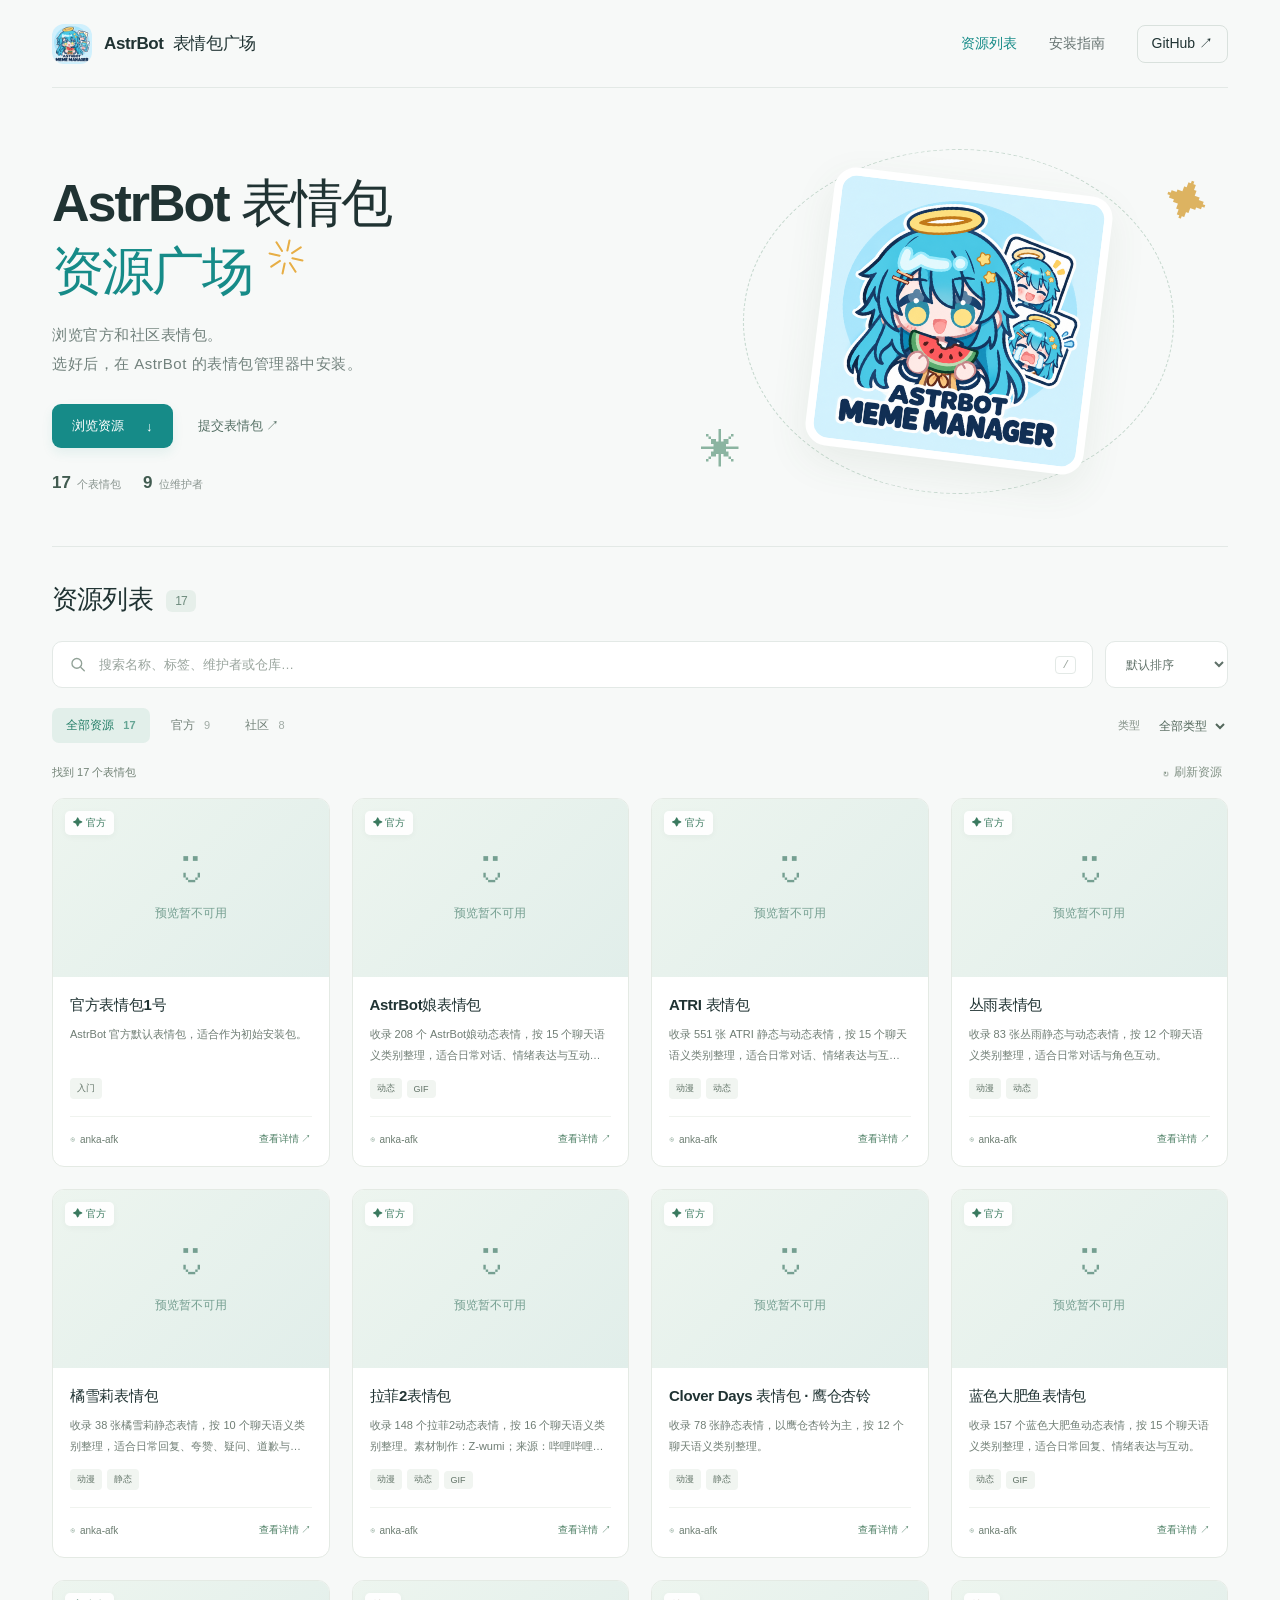
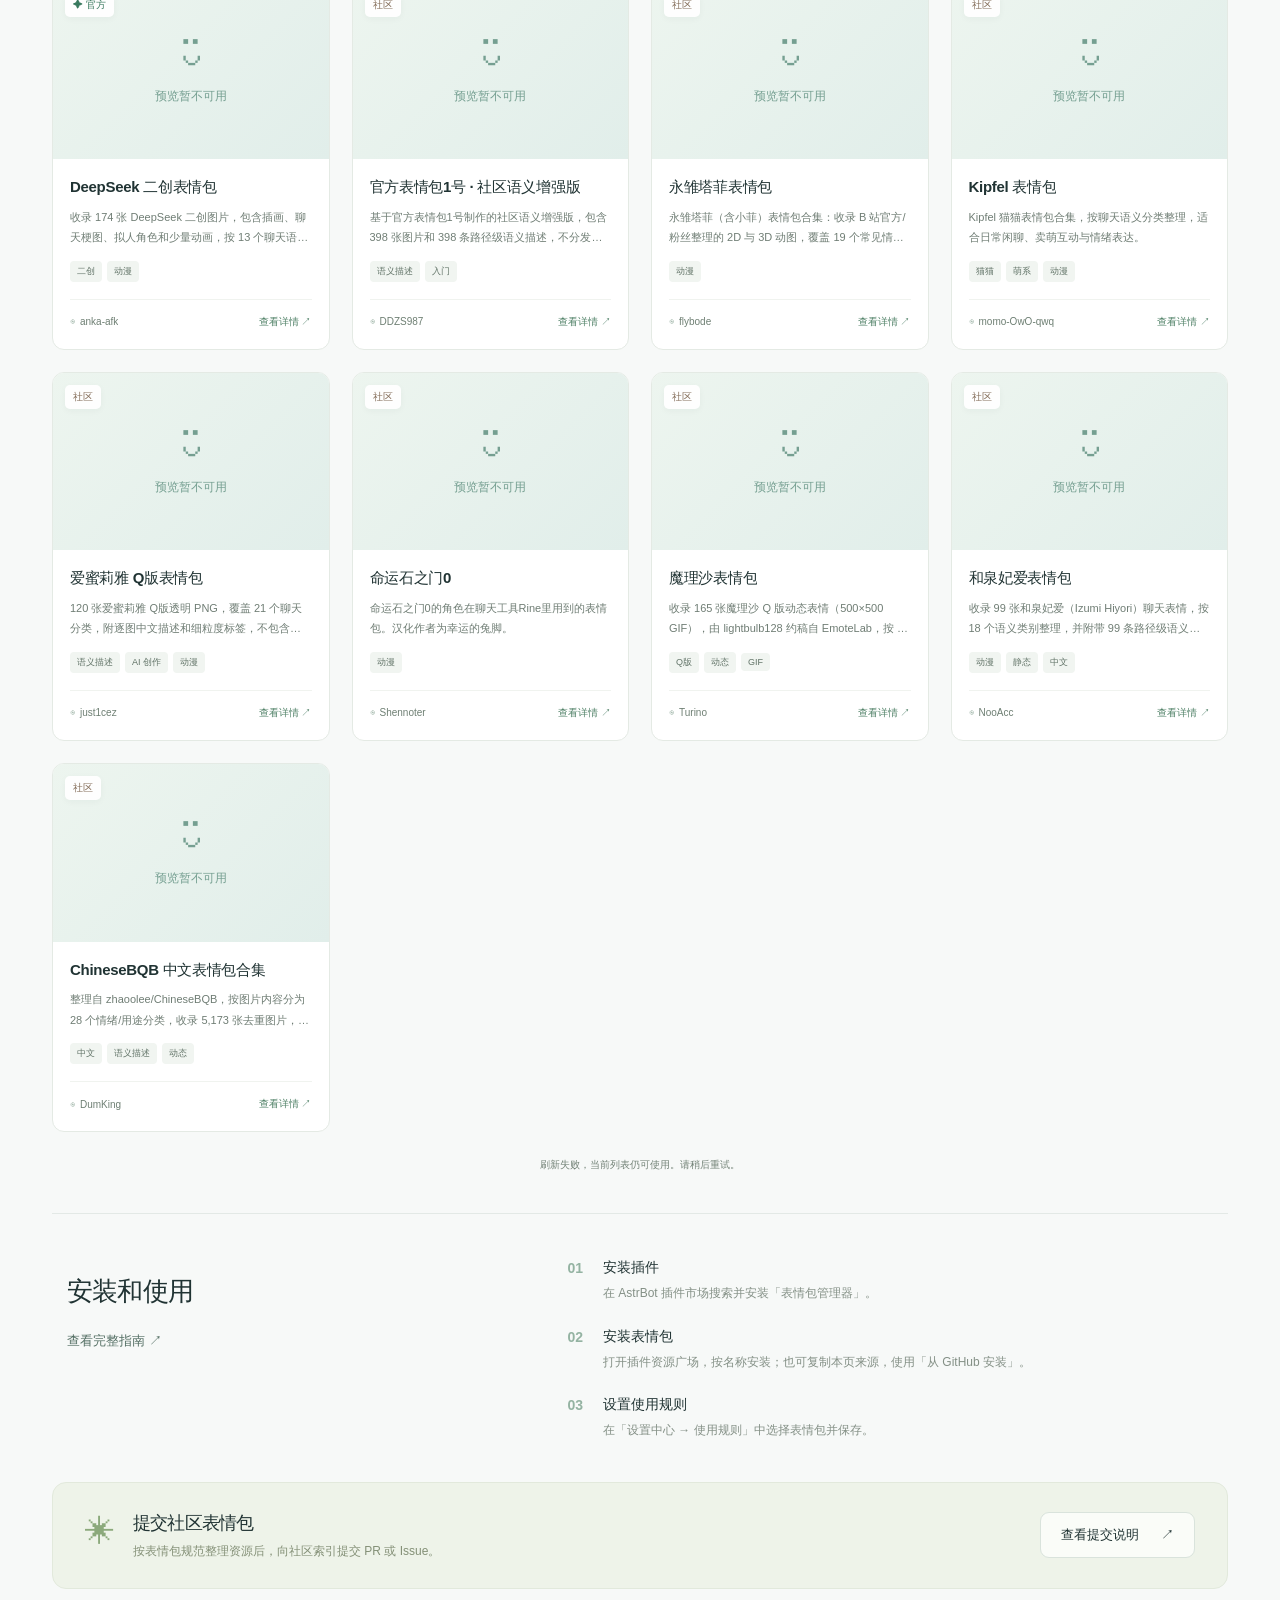
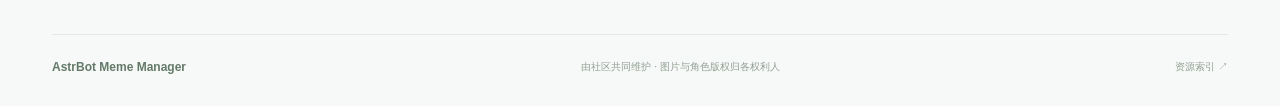
<file: docs/index.html>
<!doctype html>
<html lang="zh-CN">
<head>
  <meta charset="utf-8">
  <meta name="viewport" content="width=device-width,initial-scale=1">
  <meta name="description" content="浏览 AstrBot 官方和社区表情包，搜索、预览、下载资源，并获取安装来源。">
  <meta name="theme-color" content="#f7f9f8">
  <title>表情包资源广场 · AstrBot Meme Manager</title>
  <link rel="icon" href="./assets/logo.png">
  <link rel="stylesheet" href="./style.css">
  <script src="./app.js" type="module"></script>
</head>
<body>
  <a class="skip-link" href="#catalog">跳到资源列表</a>
  <header class="site-header">
    <a class="brand" href="./" aria-label="AstrBot 表情包资源广场首页"><img src="./assets/logo.png" width="40" height="40" alt=""><span>AstrBot <strong>表情包广场</strong></span></a>
    <nav aria-label="主导航"><a href="#catalog" class="nav-active">资源列表</a><a href="#guide">安装指南</a><a class="github-link" href="https://github.com/anka-afk/astrbot_plugin_meme_manager" target="_blank" rel="noopener noreferrer">GitHub <span aria-hidden="true">↗</span></a></nav>
  </header>
  <main>
    <section class="hero" aria-labelledby="hero-title">
      <div class="hero-copy">
        <h1 id="hero-title">AstrBot 表情包<br><span class="accent">资源广场</span><svg class="spark" viewBox="0 0 52 52" aria-hidden="true"><path d="M26 3v14M26 35v14M3 26h14M35 26h14M9 9l10 10M33 33l10 10M9 43l10-10M33 19 43 9"/></svg></h1>
        <p class="hero-description">浏览官方和社区表情包。<br>选好后，在 AstrBot 的表情包管理器中安装。</p>
        <div class="hero-actions"><a class="button primary" href="#catalog">浏览资源 <span aria-hidden="true">↓</span></a><a class="text-link" href="https://github.com/anka-afk/astrbot-meme-pack-index#提交社区表情包" target="_blank" rel="noopener noreferrer">提交表情包 <span aria-hidden="true">↗</span></a></div>
        <div class="hero-meta"><span><strong id="total-count">—</strong> 个表情包</span><span><strong id="creator-count">—</strong> 位维护者</span></div>
      </div>
      <div class="hero-art" aria-label="AstrBot 表情包管理器插画">
        <div class="art-orbit"></div><span class="art-doodle doodle-one" aria-hidden="true">✦</span><span class="art-doodle doodle-two" aria-hidden="true">✳</span>
        <div class="hero-sticker"><img src="./assets/logo.png" width="380" height="380" alt="蓝发 AstrBot 娘抱着西瓜的表情包管理器插画"></div>
      </div>
    </section>
    <section id="catalog" class="catalog" aria-labelledby="catalog-title">
      <div class="section-heading"><h2 id="catalog-title">资源列表 <span class="count-bubble" id="section-count">—</span></h2></div>
      <div class="toolbar">
        <label class="search-box"><svg viewBox="0 0 24 24" aria-hidden="true"><circle cx="10.5" cy="10.5" r="6.5"/><path d="m16 16 4.5 4.5"/></svg><span class="sr-only">搜索表情包</span><input id="search" type="search" placeholder="搜索名称、标签、维护者或仓库…" autocomplete="off"><kbd aria-hidden="true">/</kbd></label>
        <label class="sort-box"><span class="sr-only">排序方式</span><select id="sort"><option value="default">默认排序</option><option value="newest">最近收录</option><option value="name">名称 A–Z</option></select></label>
      </div>
      <div class="filter-line"><div class="filters" role="group" aria-label="表情包来源"><button type="button" class="filter active" data-group="all" aria-pressed="true">全部资源 <span id="all-count"></span></button><button type="button" class="filter" data-group="official" aria-pressed="false">官方 <span id="official-count"></span></button><button type="button" class="filter" data-group="community" aria-pressed="false">社区 <span id="community-count"></span></button></div><label class="type-filter">类型 <select id="type"><option value="all">全部类型</option><option value="animated">动态表情</option><option value="static">静态表情</option><option value="semantic">语义描述</option><option value="anime">动漫角色</option></select></label></div>
      <div class="result-line"><p id="result-count" role="status">正在加载资源列表…</p><button type="button" id="refresh" class="refresh">↻ <span>刷新资源</span></button></div>
      <div id="pack-grid" class="pack-grid" aria-busy="true"></div>
      <div id="empty-state" class="empty-state" hidden><h3>没有匹配的表情包</h3><p>换个关键词，或清除筛选条件。</p><button type="button" class="button secondary" id="reset-filters">查看全部资源</button></div>
      <div id="error-state" class="empty-state" hidden><h3>资源列表加载失败</h3><p>请检查网络后重试。</p><button type="button" class="button secondary" id="retry">重新加载</button></div>
      <p id="sync-status" class="sync-status"></p>
    </section>
    <section id="guide" class="guide" aria-labelledby="guide-title"><div class="guide-intro"><h2 id="guide-title">安装和使用</h2><a class="text-link" href="https://github.com/anka-afk/astrbot_plugin_meme_manager#quick-start" target="_blank" rel="noopener noreferrer">查看完整指南 ↗</a></div><ol class="steps"><li><span>01</span><div><h3>安装插件</h3><p>在 AstrBot 插件市场搜索并安装「表情包管理器」。</p></div></li><li><span>02</span><div><h3>安装表情包</h3><p>打开插件资源广场，按名称安装；也可复制本页来源，使用「从 GitHub 安装」。</p></div></li><li><span>03</span><div><h3>设置使用规则</h3><p>在「设置中心 → 使用规则」中选择表情包并保存。</p></div></li></ol></section>
    <section class="contribute"><div><span class="tiny-star" aria-hidden="true">✳</span><h2>提交社区表情包</h2><p>按表情包规范整理资源后，向社区索引提交 PR 或 Issue。</p></div><a class="button secondary" href="https://github.com/anka-afk/astrbot-meme-pack-index#提交社区表情包" target="_blank" rel="noopener noreferrer">查看提交说明 <span aria-hidden="true">↗</span></a></section>
  </main>
  <footer><a class="footer-brand" href="https://github.com/anka-afk/astrbot_plugin_meme_manager" target="_blank" rel="noopener noreferrer">AstrBot Meme Manager</a><p>由社区共同维护 · 图片与角色版权归各权利人</p><a href="https://github.com/anka-afk/astrbot-meme-pack-index" target="_blank" rel="noopener noreferrer">资源索引 ↗</a></footer>
  <dialog id="pack-dialog" aria-labelledby="detail-title"><button type="button" class="close-dialog" id="close-dialog" aria-label="关闭详情">×</button><div id="detail-content"></div></dialog>
  <div id="toast" class="toast" role="status" hidden></div>
  <noscript><p class="noscript">请启用 JavaScript 浏览资源广场，也可以直接访问 <a href="https://github.com/anka-afk/astrbot-meme-pack-index">GitHub 资源索引</a>。</p></noscript>
</body>
</html>
</file>
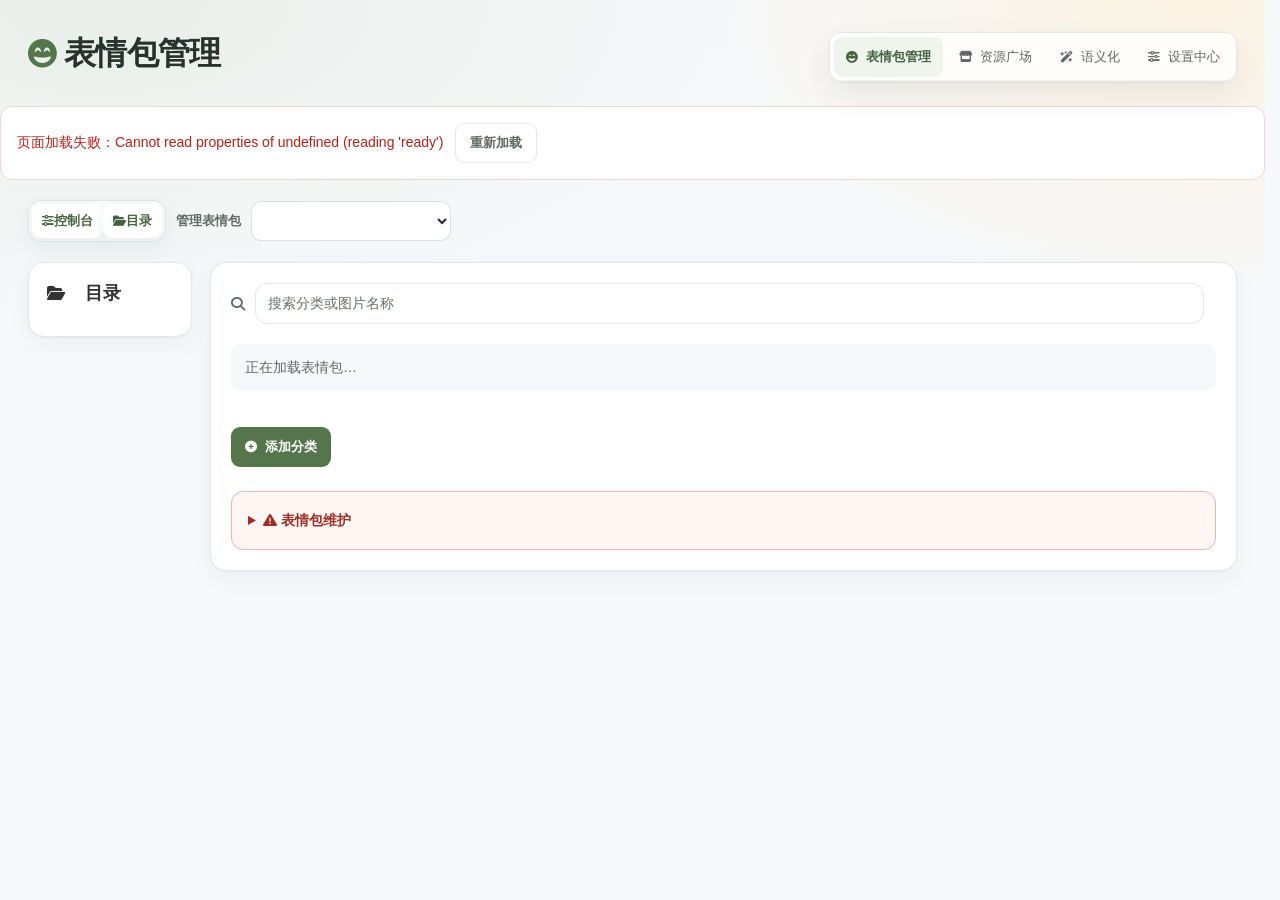
<file: pages/app/index.html>
<!doctype html>
<html lang="zh-CN">
  <head>
    <meta charset="UTF-8" />
    <meta name="viewport" content="width=device-width, initial-scale=1.0" />
    <title>表情包管理</title>
  </head>
  <body>
    <a id="entry" href="./a_manage/index.html">进入表情包管理</a>
    <script>
      (function redirectToManage() {
        const nextUrl = new URL(document.getElementById("entry").href);
        const currentParams = new URLSearchParams(window.location.search);
        for (const [key, value] of currentParams.entries()) {
          if (!nextUrl.searchParams.has(key)) {
            nextUrl.searchParams.set(key, value);
          }
        }
        nextUrl.hash = window.location.hash;
        window.location.replace(nextUrl.toString());
      })();
    </script>
  </body>
</html>
</file>
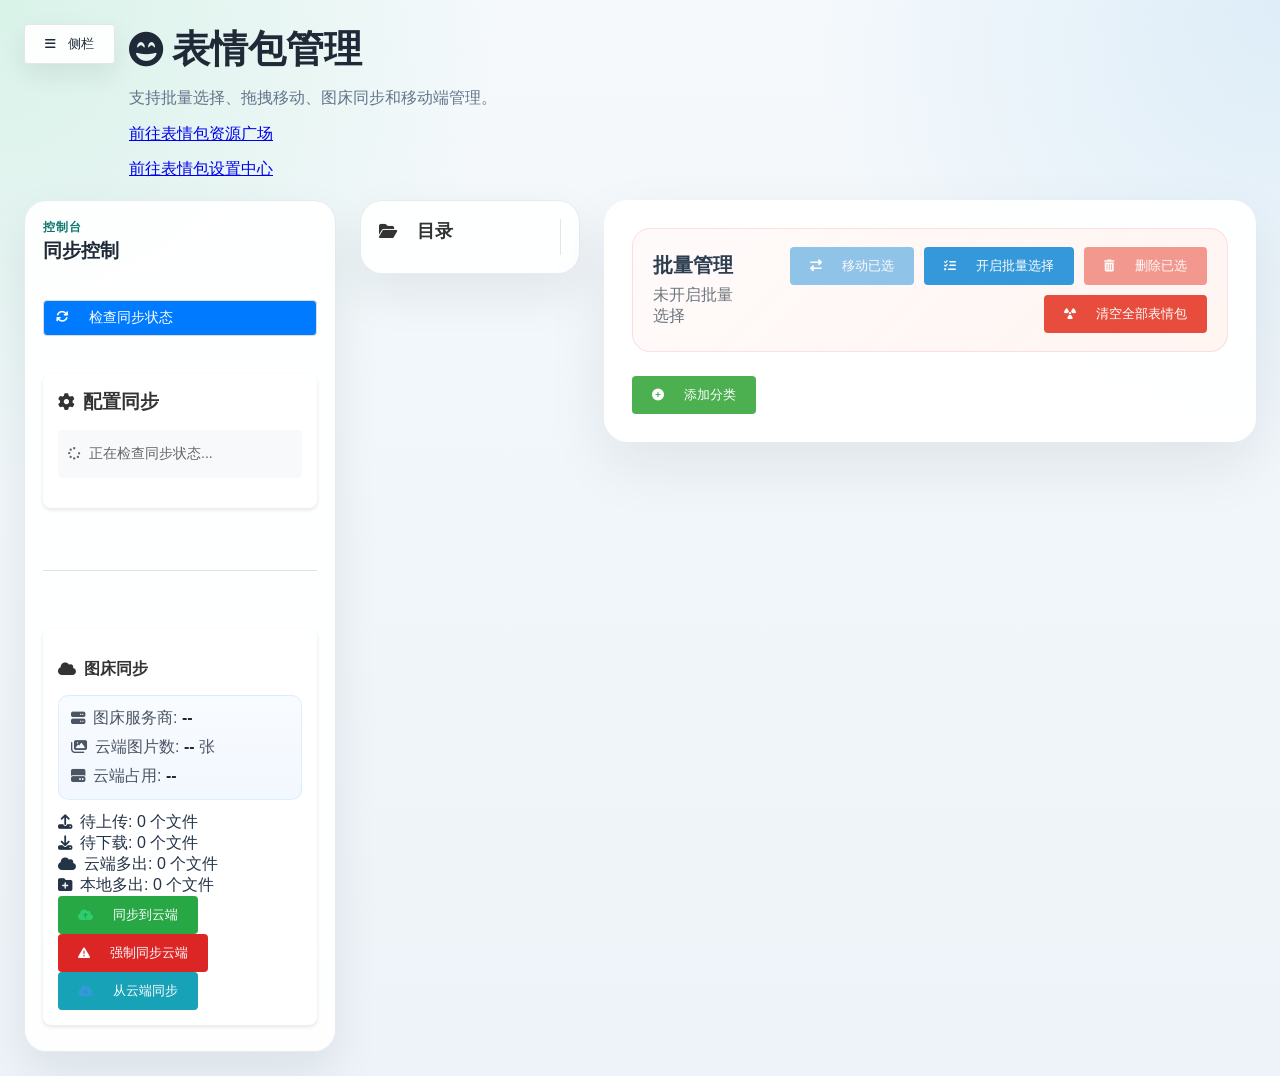
<file: pages/manage/index.html>
<!doctype html>
<html lang="zh-CN">
  <head>
    <meta charset="UTF-8" />
    <meta name="viewport" content="width=device-width, initial-scale=1.0" />
    <title>表情包管理中心</title>
    <link
      rel="stylesheet"
      href="https://cdnjs.cloudflare.com/ajax/libs/font-awesome/6.4.0/css/all.min.css"
    />
    <link rel="stylesheet" href="./style.css" />
    <style>
      .icon {
        margin-right: 8px;
        font-size: 0.9em;
      }
      .fa-cloud-arrow-up {
        color: #2ecc71;
      }
      .fa-cloud-arrow-down {
        color: #3498db;
      }
    </style>
  </head>
  <body class="app-page">
    <header class="page-header">
      <div class="page-header-main">
        <button
          id="sidebar-toggle-btn"
          class="sidebar-toggle"
          type="button"
          aria-expanded="true"
          aria-controls="app-sidebar-panel app-directory-panel"
          aria-label="切换侧边栏"
        >
          <i class="fas fa-bars icon"></i>侧栏
        </button>
        <div class="page-title-block">
          <h1><i class="fas fa-face-grin-beam icon"></i>表情包管理</h1>
          <p class="page-subtitle">
            支持批量选择、拖拽移动、图床同步和移动端管理。
          </p>
          <p class="page-subtitle">
            <a href="../catalog/index.html">前往表情包资源广场</a>
          </p>
          <p class="page-subtitle">
            <a href="../settings/index.html">前往表情包设置中心</a>
          </p>
        </div>
      </div>
    </header>

    <div
      id="sidebar-backdrop"
      class="sidebar-backdrop hidden"
      aria-hidden="true"
    ></div>

    <div class="container">
      <aside class="left-panel" id="app-sidebar-panel">
        <div class="left-panel-header">
          <div>
            <p class="left-panel-eyebrow">控制台</p>
            <h2>同步控制</h2>
          </div>
          <button
            id="sidebar-close-btn"
            class="sidebar-close"
            type="button"
            aria-label="关闭侧边栏"
          >
            <i class="fas fa-xmark"></i>
          </button>
        </div>
        <div class="sync-buttons">
          <button id="check-sync-btn">
            <i class="fas fa-sync icon"></i>检查同步状态
          </button>
        </div>

        <div class="sync-panel">
          <h3><i class="fas fa-gear icon"></i>配置同步</h3>
          <div id="sync-status">
            <p>
              <i class="fas fa-spinner fa-spin icon"></i>正在检查同步状态...
            </p>
          </div>
        </div>

        <hr class="sync-divider" />

        <div class="sync-panel">
          <h4><i class="fas fa-cloud icon"></i>图床同步</h4>
          <div class="sync-status">
            <div class="sync-provider-summary">
              <p>
                <i class="fas fa-server icon"></i>图床服务商:
                <span id="img-host-provider">--</span>
              </p>
              <p>
                <i class="fas fa-images icon"></i>云端图片数:
                <span id="remote-image-count">--</span> 张
              </p>
              <p>
                <i class="fas fa-hard-drive icon"></i>云端占用:
                <span id="remote-storage-size">--</span>
              </p>
            </div>
            <p>
              <i class="fas fa-upload icon"></i>待上传:
              <span id="upload-count">0</span> 个文件
            </p>
            <p>
              <i class="fas fa-download icon"></i>待下载:
              <span id="download-count">0</span> 个文件
            </p>
            <p>
              <i class="fas fa-cloud icon"></i>云端多出:
              <span id="remote-extra-count">0</span> 个文件
            </p>
            <p>
              <i class="fas fa-folder-plus icon"></i>本地多出:
              <span id="local-extra-count">0</span> 个文件
            </p>
            <p id="img-host-sync-progress" class="sync-progress-message hidden">
              <i class="fas fa-spinner fa-spin icon"></i>
              <span id="img-host-sync-progress-text">同步准备中...</span>
            </p>
            <button id="upload-sync-btn">
              <i class="fas fa-cloud-arrow-up icon"></i>同步到云端
            </button>
            <button id="force-upload-sync-btn" class="danger">
              <i class="fas fa-triangle-exclamation icon"></i>强制同步云端
            </button>
            <button id="download-sync-btn">
              <i class="fas fa-cloud-arrow-down icon"></i>从云端同步
            </button>
          </div>
        </div>
      </aside>

      <aside class="directory-panel" id="app-directory-panel">
        <div id="sidebar">
          <h2><i class="fas fa-folder-open icon"></i>目录</h2>
          <ul id="sidebar-list"></ul>
        </div>
      </aside>

      <div id="content">
        <div class="page-toolbar">
          <div class="selection-toolbar">
            <div class="selection-toolbar-copy">
              <h2>批量管理</h2>
              <p id="selection-summary">未开启批量选择</p>
            </div>
            <div class="selection-toolbar-actions">
              <button id="batch-move-btn" class="secondary" disabled>
                <i class="fas fa-right-left icon"></i>移动已选
              </button>
              <button id="toggle-selection-mode-btn" class="secondary">
                <i class="fas fa-list-check icon"></i>开启批量选择
              </button>
              <button id="batch-delete-btn" class="danger" disabled>
                <i class="fas fa-trash-can icon"></i>删除已选
              </button>
              <button id="clear-all-btn" class="danger">
                <i class="fas fa-radiation icon"></i>清空全部表情包
              </button>
            </div>
          </div>
        </div>
        <div id="emoji-categories"></div>
        <button id="add-category-btn">
          <i class="fas fa-plus-circle icon"></i>添加分类
        </button>
        <div id="add-category-form" style="display: none">
          <input
            type="text"
            id="new-category-name"
            placeholder="输入类别名称"
            class="form-control"
          />
          <input
            type="text"
            id="new-category-description"
            placeholder="输入类别描述"
            class="form-control mt-2"
          />
          <button id="save-category-btn" class="btn btn-primary mt-2">
            <i class="fas fa-save icon"></i>保存分类
          </button>
        </div>
      </div>
    </div>

    <div
      id="toast-container"
      class="toast-container"
      aria-live="polite"
      aria-atomic="true"
    ></div>

    <div
      id="batch-context-menu"
      class="batch-context-menu hidden"
      role="menu"
      aria-hidden="true"
      aria-label="批量管理菜单"
    >
      <div class="batch-context-menu-header">
        <p id="batch-context-menu-title">批量管理</p>
        <p id="batch-context-menu-subtitle">选择一个操作继续</p>
      </div>
      <div class="batch-context-menu-actions">
        <button
          id="context-menu-delete-btn"
          type="button"
          class="danger"
          role="menuitem"
        >
          <i class="fas fa-trash-can icon"></i>删除文件
        </button>
        <button
          id="context-menu-move-btn"
          type="button"
          class="secondary"
          role="menuitem"
        >
          <i class="fas fa-right-left icon"></i>移动文件
        </button>
        <button
          id="context-menu-copy-btn"
          type="button"
          class="secondary"
          role="menuitem"
        >
          <i class="fas fa-copy icon"></i>复制文件
        </button>
        <button id="context-menu-paste-btn" type="button" role="menuitem">
          <i class="fas fa-paste icon"></i>粘贴文件
        </button>
      </div>
    </div>

    <div
      id="move-target-modal"
      class="move-target-modal hidden"
      aria-hidden="true"
    >
      <div
        class="move-target-modal-card"
        role="dialog"
        aria-modal="true"
        aria-labelledby="move-target-modal-title"
      >
        <p class="move-target-modal-eyebrow">批量移动</p>
        <h2 id="move-target-modal-title">选择目标分类</h2>
        <p id="move-target-modal-description">
          选择一个分类，将已选表情包批量移动过去。
        </p>
        <div id="move-target-list" class="move-target-list"></div>
        <div class="move-target-modal-actions">
          <button id="move-target-cancel-btn" class="secondary">取消</button>
        </div>
      </div>
    </div>

    <div
      id="category-edit-modal"
      class="category-edit-modal hidden"
      aria-hidden="true"
    >
      <div
        class="category-edit-modal-card"
        role="dialog"
        aria-modal="true"
        aria-labelledby="category-edit-modal-title"
      >
        <p class="category-edit-modal-eyebrow">类别编辑</p>
        <h2 id="category-edit-modal-title">编辑类别</h2>
        <p id="category-edit-modal-description">
          修改类别名称和描述，保存后立即生效。
        </p>
        <div class="category-edit-form-panel">
          <label for="category-edit-name-input">类别名称</label>
          <input
            id="category-edit-name-input"
            type="text"
            placeholder="输入类别名称"
          />
          <label for="category-edit-desc-input">类别描述</label>
          <input
            id="category-edit-desc-input"
            type="text"
            placeholder="输入类别描述"
          />
        </div>
        <div class="category-edit-modal-actions">
          <button id="category-edit-cancel-btn" class="secondary">取消</button>
          <button id="category-edit-save-btn">保存修改</button>
        </div>
      </div>
    </div>

    <div id="confirm-modal" class="confirm-modal hidden" aria-hidden="true">
      <div
        class="confirm-modal-card"
        role="dialog"
        aria-modal="true"
        aria-labelledby="confirm-modal-title"
      >
        <p class="confirm-modal-eyebrow">操作确认</p>
        <h2 id="confirm-modal-title">请确认操作</h2>
        <p id="confirm-modal-description"></p>
        <div class="confirm-modal-actions">
          <button id="confirm-modal-cancel-btn" class="secondary">取消</button>
          <button id="confirm-modal-confirm-btn">确认</button>
        </div>
      </div>
    </div>

    <div
      id="danger-confirm-modal"
      class="danger-modal hidden"
      aria-hidden="true"
    >
      <div
        class="danger-modal-card"
        role="dialog"
        aria-modal="true"
        aria-labelledby="danger-modal-title"
      >
        <p class="danger-modal-eyebrow">危险操作</p>
        <h2 id="danger-modal-title">请确认操作</h2>
        <p id="danger-modal-description"></p>
        <label class="danger-modal-check" for="danger-modal-ack">
          <input type="checkbox" id="danger-modal-ack" />
          <span>我已理解该操作不可恢复</span>
        </label>
        <p id="danger-modal-stage-text" class="danger-modal-stage-text">
          请先勾选已理解，再进入 5 秒倒计时的最终确认。
        </p>
        <div class="danger-modal-actions">
          <button id="danger-modal-cancel-btn" class="secondary">取消</button>
          <button id="danger-modal-confirm-btn" class="danger" disabled>
            继续确认
          </button>
        </div>
      </div>
    </div>

    <div id="drag-hud" class="drag-hud hidden" aria-hidden="true">
      <div class="drag-hud-ring"></div>
      <div class="drag-hud-center">
        <span id="drag-hud-label">2s</span>
      </div>
      <div id="drag-hud-caption" class="drag-hud-caption">
        长按 2 秒进入拖拽
      </div>
    </div>

    <div
      id="image-preview-modal"
      class="image-preview-modal hidden"
      aria-hidden="true"
    >
      <div
        class="image-preview-stage"
        role="dialog"
        aria-modal="true"
        aria-label="表情包预览"
      >
        <button
          id="image-preview-close-btn"
          class="image-preview-close"
          type="button"
          aria-label="关闭预览"
        >
          <i class="fas fa-xmark"></i>
        </button>
        <div id="image-preview-frame" class="image-preview-frame">
          <div id="image-preview-loading" class="image-preview-loading">
            <i class="fas fa-spinner fa-spin"></i>
          </div>
          <img id="image-preview-img" alt="表情包预览" />
          <button
            id="image-preview-original-btn"
            class="image-preview-original"
            type="button"
          >
            <i class="fas fa-up-right-and-down-left-from-center icon"></i>原图
          </button>
        </div>
      </div>
    </div>

    <script type="module" src="./script.js"></script>
  </body>
</html>
</file>
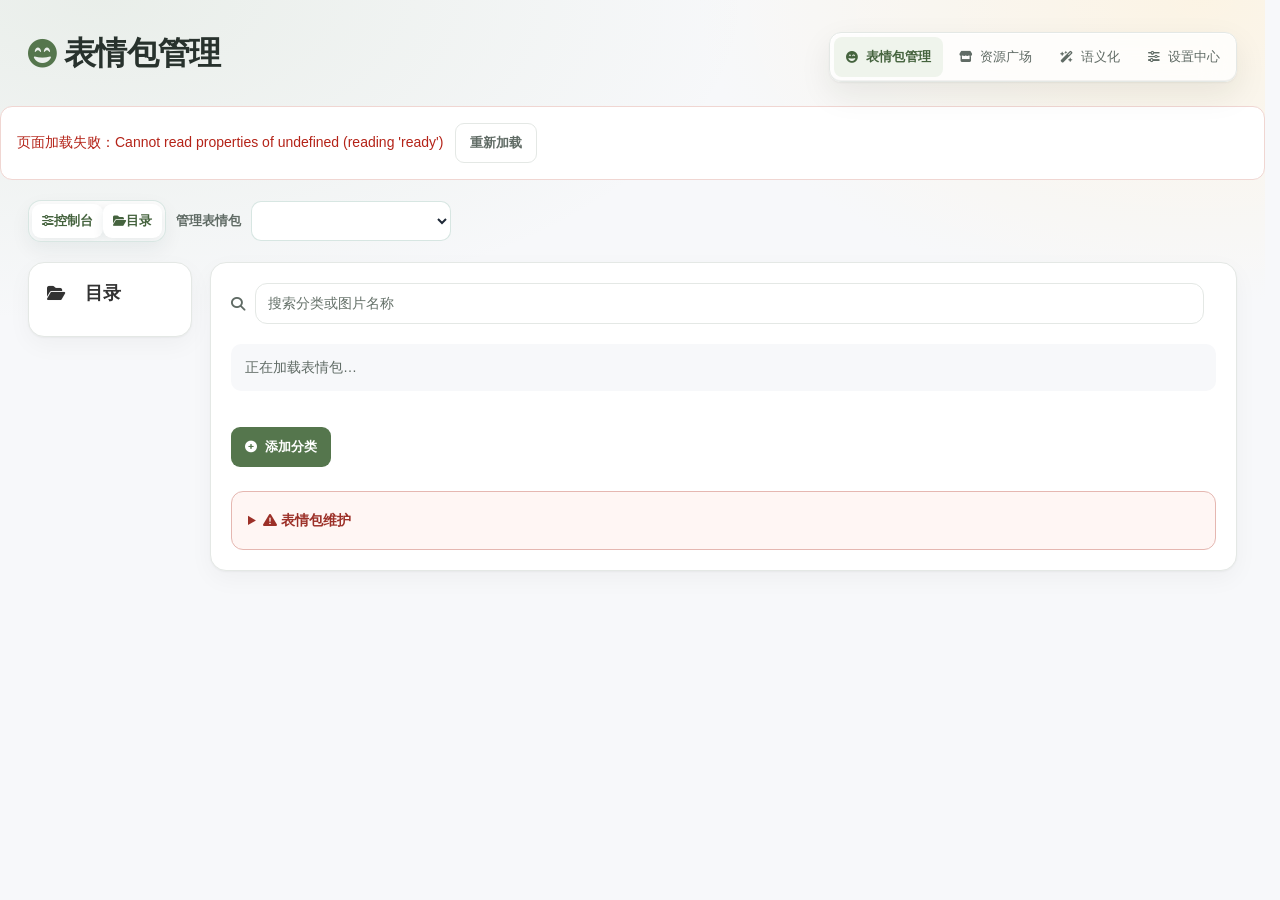
<file: pages/app/a_manage/index.html>
<!doctype html>
<html lang="zh-CN">
  <head>
    <meta charset="UTF-8" />
    <meta name="viewport" content="width=device-width, initial-scale=1.0" />
    <title>表情包管理中心</title>
    <link rel="stylesheet" href="../shared/fa.min.css" />
    <link rel="stylesheet" href="../shared/ui.css" />
    <link rel="stylesheet" href="./style.css" />
  </head>
  <body class="app-page panel-console-hidden">
    <header class="page-header">
      <div class="page-header-main">
        <div class="page-title-block">
          <h1><i class="fas fa-face-grin-beam icon"></i>表情包管理</h1>
        </div>
      </div>
      <nav class="nav-actions" aria-label="页面导航"></nav>
    </header>
    <div class="manage-pack-switch-row">
      <div class="panel-toggle-group" role="group" aria-label="页面视图">
        <button
          id="console-toggle-btn"
          class="panel-toggle"
          type="button"
          aria-expanded="true"
          aria-controls="app-sidebar-panel"
          aria-label="切换控制台"
        >
          <i class="fas fa-sliders icon"></i>控制台
        </button>
        <button
          id="directory-toggle-btn"
          class="panel-toggle"
          type="button"
          aria-expanded="true"
          aria-controls="app-directory-panel"
          aria-label="切换目录"
        >
          <i class="fas fa-folder-open icon"></i>目录
        </button>
      </div>
      <label for="manage-pack-select">管理表情包</label>
      <select id="manage-pack-select" aria-label="选择管理的表情包"></select>
      <button
        id="collection-review-open"
        type="button"
        class="secondary"
        hidden
        aria-haspopup="dialog"
      >
        待审核表情 (0)
      </button>
      <span
        id="pack-semantic-status"
        class="pack-semantic-status semantic-none"
        role="status"
        aria-live="polite"
        hidden
      >
        <i class="fas fa-wand-magic-sparkles"></i>
        <span id="pack-semantic-status-text">正在读取语义状态…</span>
      </span>
      <button
        id="retry-manage-packs-btn"
        type="button"
        class="secondary"
        hidden
      >
        重试
      </button>
    </div>

    <dialog
      id="collection-review-dialog"
      class="collection-review-dialog ui-dialog"
      aria-labelledby="collection-review-title"
    >
      <div class="collection-review-heading">
        <div>
          <h2
            id="collection-review-title"
            class="ui-dialog-title text-h3 pa-4 pb-0 pl-6"
          >
            待审核表情
          </h2>
          <p id="collection-review-pack"></p>
        </div>
        <button
          id="collection-review-close"
          variant="text"
          type="button"
          class="secondary"
          aria-label="关闭审核"
        >
          关闭
        </button>
      </div>
      <p class="collection-review-hint">
        接收后图片才会入包，分类可逐张调整；默认优先展示分类把握较高的图片。
      </p>
      <div class="collection-review-toolbar">
        <label
          >分类
          <select id="collection-review-filter">
            <option value="">全部分类</option>
          </select></label
        >
        <label
          >排序
          <select id="collection-review-sort">
            <option value="desc">把握度从高到低</option>
            <option value="asc">把握度从低到高</option>
          </select></label
        >
        <label
          ><input
            id="collection-review-select-all"
            type="checkbox"
          />选择当前筛选结果</label
        >
        <button
          id="collection-review-refresh"
          type="button"
          class="secondary"
          variant="tonal"
        >
          刷新
        </button>
      </div>
      <details id="collection-review-stats" class="collection-review-stats">
        <summary>收集统计</summary>
        <dl id="collection-review-counters"></dl>
      </details>
      <p id="collection-review-status" role="status" aria-live="polite"></p>
      <div id="collection-review-grid" class="collection-review-grid"></div>
      <button
        id="collection-review-more"
        variant="tonal"
        type="button"
        class="secondary"
        hidden
      >
        显示更多
      </button>
      <div class="collection-review-footer">
        <span id="collection-review-selection">已选 0 张</span>
        <label
          ><input
            id="collection-review-remember"
            type="checkbox"
          />丢弃时不再收集这些图片</label
        >
        <button
          id="collection-review-discard"
          variant="tonal"
          type="button"
          class="secondary"
          disabled
        >
          丢弃所选
        </button>
        <button
          id="collection-review-accept"
          type="button"
          variant="tonal"
          disabled
        >
          接收所选
        </button>
      </div>
    </dialog>
    <div
      id="sidebar-backdrop"
      class="sidebar-backdrop hidden"
      aria-hidden="true"
    ></div>

    <div class="container">
      <aside class="left-panel" id="app-sidebar-panel">
        <div class="left-panel-header">
          <div>
            <p class="left-panel-eyebrow">控制台</p>
            <h2>管理控制台</h2>
          </div>
          <button
            type="button"
            class="panel-close-btn"
            data-panel-close="console"
            aria-label="收起控制台"
          >
            <i class="fas fa-xmark"></i>
          </button>
        </div>

        <div class="console-section-heading">
          <span><i class="fas fa-arrows-rotate"></i>同步管理</span>
        </div>
        <div class="sync-buttons">
          <button id="check-sync-btn">
            <i class="fas fa-sync icon"></i>检查同步状态
          </button>
        </div>

        <div class="sync-panel">
          <h3><i class="fas fa-gear icon"></i>配置同步</h3>
          <div id="sync-status">
            <p>
              <i class="fas fa-spinner fa-spin icon"></i>正在检查同步状态...
            </p>
          </div>
        </div>

        <hr class="sync-divider" />

        <div class="sync-panel">
          <h4><i class="fas fa-cloud icon"></i>图床同步</h4>
          <a
            href="../settings/index.html#storage"
            data-nav-target="../settings/index.html#storage"
            >图床设置</a
          >
          <div class="sync-status">
            <div class="sync-provider-summary">
              <p>
                <i class="fas fa-server icon"></i>图床服务商:
                <span id="img-host-provider">--</span>
              </p>
              <p>
                <i class="fas fa-images icon"></i>云端图片数:
                <span id="remote-image-count">--</span> 张
              </p>
              <p>
                <i class="fas fa-hard-drive icon"></i>云端占用:
                <span id="remote-storage-size">--</span>
              </p>
            </div>
            <div class="sync-metrics-summary">
              <p class="sync-metric-item">
                <i class="fas fa-upload icon"></i>
                <span class="sync-metric-label">待上传</span>
                <span class="sync-metric-value"
                  ><span id="upload-count">0</span> 个文件</span
                >
              </p>
              <p class="sync-metric-item">
                <i class="fas fa-download icon"></i>
                <span class="sync-metric-label">待下载</span>
                <span class="sync-metric-value"
                  ><span id="download-count">0</span> 个文件</span
                >
              </p>
              <p class="sync-metric-item">
                <i class="fas fa-cloud icon"></i>
                <span class="sync-metric-label">云端多出</span>
                <span class="sync-metric-value"
                  ><span id="remote-extra-count">0</span> 个文件</span
                >
              </p>
              <p class="sync-metric-item">
                <i class="fas fa-folder-plus icon"></i>
                <span class="sync-metric-label">本地多出</span>
                <span class="sync-metric-value"
                  ><span id="local-extra-count">0</span> 个文件</span
                >
              </p>
            </div>
            <details id="img-host-conflicts" class="manage-maintenance hidden">
              <summary>
                同名冲突或待确认：<span id="conflict-count">0</span> 个
              </summary>
              <p class="hint">
                增量同步保留这些文件；缺少校验记录的同名文件也会列在这里。检查后可在高级同步中选择覆盖方向。
              </p>
              <ul id="img-host-conflict-files"></ul>
            </details>
            <p
              id="img-host-sync-progress"
              class="sync-progress-message hidden"
              role="status"
            >
              <i class="fas fa-spinner fa-spin icon"></i>
              <span id="img-host-sync-progress-text">同步准备中...</span>
            </p>
            <button id="cancel-img-host-sync-btn" class="hidden" type="button">
              <i class="fas fa-stop icon"></i>停止同步
            </button>
            <button id="upload-sync-btn">
              <i class="fas fa-cloud-arrow-up icon"></i>同步到云端
            </button>
            <button id="download-sync-btn">
              <i class="fas fa-cloud-arrow-down icon"></i>从云端同步
            </button>
            <details class="manage-maintenance">
              <summary>高级同步</summary>
              <p class="hint">覆盖同名文件，并删除目标端多出的文件。</p>
              <button id="force-upload-sync-btn" class="danger">
                <i class="fas fa-triangle-exclamation icon"></i>强制同步云端
              </button>
              <button id="force-download-sync-btn" class="danger">
                <i class="fas fa-triangle-exclamation icon"></i>从云端覆盖本地
              </button>
            </details>
          </div>
        </div>
      </aside>

      <aside class="directory-panel" id="app-directory-panel">
        <div id="sidebar">
          <div class="directory-panel-header">
            <h2><i class="fas fa-folder-open icon"></i>目录</h2>
            <button
              type="button"
              class="panel-close-btn"
              data-panel-close="directory"
              aria-label="收起目录"
            >
              <i class="fas fa-xmark"></i>
            </button>
          </div>
          <ul id="sidebar-list"></ul>
        </div>
      </aside>

      <main id="content">
        <div class="library-search-row">
          <label class="library-search" for="library-search-input">
            <i class="fas fa-magnifying-glass" aria-hidden="true"></i>
            <input
              id="library-search-input"
              type="search"
              aria-label="搜索分类或图片名称"
              placeholder="搜索分类或图片名称"
              autocomplete="off"
            />
          </label>
          <span
            id="library-result-count"
            class="hint"
            aria-live="polite"
          ></span>
        </div>
        <div
          id="library-load-state"
          class="library-load-state"
          role="status"
          aria-live="polite"
        >
          <span id="library-load-message">正在加载表情包…</span>
          <button id="library-retry-btn" class="ghost hidden" type="button">
            重试
          </button>
        </div>
        <div class="pack-index-toolbar" aria-label="当前表情包向量状态">
          <span
            id="pack-vector-status"
            class="pack-vector-status hidden"
            role="status"
            aria-live="polite"
          >
            <i class="fas fa-cubes-stacked"></i>
            <span id="pack-vector-status-text">正在读取向量维度…</span>
          </span>
          <button
            id="increment-pack-vectors-btn"
            type="button"
            class="secondary vector-rebuild-btn hidden"
            disabled
          >
            <i class="fas fa-plus icon"></i>增量处理
          </button>
          <button
            id="rebuild-pack-vectors-btn"
            type="button"
            class="secondary vector-rebuild-btn hidden"
            disabled
          >
            <i class="fas fa-arrows-rotate icon"></i>按当前维度重建
          </button>
        </div>
        <section
          id="semantic-review-toolbar"
          class="semantic-review-toolbar hidden"
          aria-label="分类审核筛选"
        >
          <div class="semantic-review-toolbar-copy">
            <h2>分类审核</h2>
          </div>
          <div
            id="semantic-review-stats"
            class="semantic-review-stats"
            role="group"
          >
            <button type="button" data-review-filter="all" class="active">
              全部 <span>0</span>
            </button>
            <button type="button" data-review-filter="auto_match">
              自动符合 <span>0</span>
            </button>
            <button type="button" data-review-filter="needs_review">
              建议复核 <span>0</span>
            </button>
            <button type="button" data-review-filter="reclassified">
              自动重分类 <span>0</span>
            </button>
            <button type="button" data-review-filter="manual_confirmed">
              已人工确认 <span>0</span>
            </button>
            <button type="button" data-review-filter="manual_rejected">
              人工判定不符 <span>0</span>
            </button>
            <button type="button" data-review-filter="unchecked">
              尚未检查 <span>0</span>
            </button>
          </div>
        </section>
        <div id="emoji-categories"></div>
        <button id="add-category-btn">
          <i class="fas fa-plus-circle icon"></i>添加分类
        </button>
        <div id="add-category-form" style="display: none">
          <label for="new-category-name">分类名称</label>
          <input
            type="text"
            id="new-category-name"
            placeholder="输入类别名称"
            class="form-control"
          />
          <label for="new-category-description">分类描述</label>
          <input
            type="text"
            id="new-category-description"
            placeholder="输入类别描述"
            class="form-control mt-2"
          />
          <button id="save-category-btn" class="btn btn-primary mt-2">
            <i class="fas fa-save icon"></i>保存分类
          </button>
          <button id="cancel-category-btn" class="ghost" type="button">
            取消
          </button>
        </div>
        <details class="manage-maintenance library-maintenance">
          <summary>
            <i class="fas fa-triangle-exclamation" aria-hidden="true"></i>
            表情包维护
          </summary>
          <div class="maintenance-warning">
            <strong>这些操作无法撤销。</strong>
            <p>操作前建议先导出备份。</p>
          </div>
          <div class="button-row">
            <button id="clear-all-btn" class="danger" type="button">
              <i class="fas fa-broom icon" aria-hidden="true"></i
              >清空当前包全部图片
            </button>
            <button id="delete-manage-pack-btn" class="danger" type="button">
              删除当前表情包
            </button>
          </div>
        </details>
      </main>
    </div>

    <div
      id="toast-container"
      class="toast-container"
      aria-live="polite"
      aria-atomic="true"
    ></div>

    <div
      id="batch-context-menu"
      class="batch-context-menu hidden"
      role="menu"
      aria-hidden="true"
      aria-label="批量管理菜单"
    >
      <div class="batch-context-menu-header">
        <p id="batch-context-menu-title">批量管理</p>
        <p id="batch-context-menu-subtitle">选择一个操作继续</p>
      </div>
      <div class="batch-context-menu-actions">
        <button
          id="context-menu-delete-btn"
          type="button"
          class="danger"
          role="menuitem"
        >
          <i class="fas fa-trash-can icon"></i>删除文件
        </button>
        <button
          id="context-menu-move-btn"
          type="button"
          class="secondary"
          role="menuitem"
        >
          <i class="fas fa-right-left icon"></i>移动文件
        </button>
        <button
          id="context-menu-copy-btn"
          type="button"
          class="secondary"
          role="menuitem"
        >
          <i class="fas fa-copy icon"></i>复制文件
        </button>
        <button id="context-menu-paste-btn" type="button" role="menuitem">
          <i class="fas fa-paste icon"></i>粘贴文件
        </button>
      </div>
    </div>

    <div
      id="move-target-modal"
      class="move-target-modal hidden"
      aria-hidden="true"
    >
      <div
        class="move-target-modal-card dialog-card"
        role="dialog"
        aria-modal="true"
        aria-labelledby="move-target-modal-title"
      >
        <h2 id="move-target-modal-title">选择目标分类</h2>
        <p id="move-target-modal-description"></p>
        <input
          id="move-target-search"
          type="search"
          aria-label="搜索目标分类"
          placeholder="搜索目标分类"
        />
        <p id="move-target-empty" class="hidden" role="status">
          没有匹配的分类
        </p>
        <div id="move-target-list" class="move-target-list"></div>
        <div class="move-target-modal-actions">
          <button id="move-target-cancel-btn" class="secondary">取消</button>
        </div>
      </div>
    </div>

    <div
      id="category-edit-modal"
      class="category-edit-modal hidden"
      aria-hidden="true"
    >
      <div
        class="category-edit-modal-card dialog-card"
        role="dialog"
        aria-modal="true"
        aria-labelledby="category-edit-modal-title"
      >
        <h2 id="category-edit-modal-title">编辑类别</h2>
        <p id="category-edit-modal-description">保存后立即生效。</p>
        <div class="category-edit-form-panel">
          <label for="category-edit-name-input">类别名称</label>
          <input
            id="category-edit-name-input"
            type="text"
            placeholder="输入类别名称"
          />
          <label for="category-edit-desc-input">类别描述</label>
          <input
            id="category-edit-desc-input"
            type="text"
            placeholder="输入类别描述"
          />
        </div>
        <div class="category-edit-modal-actions">
          <button id="category-edit-cancel-btn" class="secondary">取消</button>
          <button id="category-edit-save-btn">保存修改</button>
        </div>
      </div>
    </div>

    <div
      id="confirm-modal"
      class="confirm-modal hidden"
      aria-hidden="true"
      inert
    >
      <div
        class="confirm-modal-card dialog-card"
        role="dialog"
        aria-modal="true"
        aria-labelledby="confirm-modal-title"
      >
        <p class="confirm-modal-eyebrow">操作确认</p>
        <h2 id="confirm-modal-title">请确认操作</h2>
        <p id="confirm-modal-description"></p>
        <div class="confirm-modal-actions">
          <button id="confirm-modal-cancel-btn" class="secondary">取消</button>
          <button id="confirm-modal-confirm-btn">确认</button>
        </div>
      </div>
    </div>

    <div
      id="danger-confirm-modal"
      class="danger-modal hidden"
      aria-hidden="true"
    >
      <div
        class="danger-modal-card dialog-card"
        role="dialog"
        aria-modal="true"
        aria-labelledby="danger-modal-title"
      >
        <p class="danger-modal-eyebrow">危险操作</p>
        <h2 id="danger-modal-title">请确认操作</h2>
        <p id="danger-modal-description"></p>
        <p>此操作无法撤销。</p>
        <label class="danger-modal-check" for="danger-modal-ack">
          <input type="checkbox" id="danger-modal-ack" />
          <span>我已理解该操作不可恢复</span>
        </label>
        <p id="danger-modal-stage-text" class="danger-modal-stage-text"></p>
        <div class="danger-modal-actions">
          <button id="danger-modal-cancel-btn" class="secondary">取消</button>
          <button id="danger-modal-confirm-btn" class="danger" disabled>
            继续确认
          </button>
        </div>
      </div>
    </div>

    <aside
      id="drag-target-tray"
      class="drag-target-tray hidden"
      aria-label="拖动到分类"
    >
      <strong>移动到分类</strong>
      <p>松手即可移动，按 Esc 取消</p>
      <div id="drag-target-list" class="drag-target-list"></div>
    </aside>
    <div class="move-action-dock">
      <div id="move-result" class="move-result hidden">
        <span id="move-result-text" role="status"></span>
        <button id="move-undo-btn" type="button" class="secondary">撤销</button>
        <button
          id="move-result-dismiss"
          type="button"
          class="secondary"
          aria-label="关闭移动结果"
        >
          ×
        </button>
      </div>
      <div
        id="selection-dock"
        class="selection-dock hidden"
        role="region"
        aria-label="批量操作"
      >
        <span id="selection-dock-summary" role="status">已选 0 张</span>
        <button id="selection-dock-move" type="button">移动分类</button>
        <button id="selection-dock-pack" type="button" class="secondary">
          移到其他表情包
        </button>
        <button
          id="selection-dock-delete"
          type="button"
          class="secondary"
          disabled
        >
          删除已选
        </button>
        <button id="selection-dock-exit" type="button" class="secondary">
          取消选择
        </button>
      </div>
    </div>
    <dialog
      id="pack-transfer-dialog"
      class="ui-dialog"
      aria-labelledby="pack-transfer-title"
    >
      <h2
        id="pack-transfer-title"
        class="ui-dialog-title text-h3 pa-4 pb-0 pl-6"
      >
        移到其他表情包
      </h2>
      <fieldset id="pack-transfer-fields">
        <label>目标表情包<select id="pack-transfer-pack"></select></label>
        <label
          >分类处理方式<select id="pack-transfer-mode">
            <option value="target">指定目标分类（忽略原分类）</option>
            <option value="preserve">保留原分类</option>
          </select></label
        >
        <label id="pack-transfer-category-field"
          >目标分类<select id="pack-transfer-category"></select
        ></label>
        <div id="pack-transfer-plan"></div>
      </fieldset>
      <p id="pack-transfer-status" role="status"></p>
      <div class="pack-transfer-actions">
        <button id="pack-transfer-retry" type="button" class="secondary">
          重新检查
        </button>
        <button id="pack-transfer-cancel" type="button" class="secondary">
          取消
        </button>
        <button id="pack-transfer-confirm" type="button" disabled>
          确认移动
        </button>
      </div>
    </dialog>
    <div id="drag-hud" class="drag-hud hidden" aria-hidden="true">
      <div class="drag-hud-ring"></div>
      <div class="drag-hud-center">
        <img id="drag-hud-preview" alt="" />
        <span id="drag-hud-label">选择</span>
      </div>
      <div id="drag-hud-caption" class="drag-hud-caption">
        长按选择，滑动浏览
      </div>
    </div>

    <div
      id="image-preview-modal"
      class="image-preview-modal hidden"
      aria-hidden="true"
    >
      <div
        class="image-preview-stage"
        role="dialog"
        aria-modal="true"
        aria-label="表情包预览"
      >
        <button
          id="image-preview-close-btn"
          class="image-preview-close"
          type="button"
          aria-label="关闭预览"
        >
          <i class="fas fa-xmark"></i>
        </button>
        <div id="image-preview-frame" class="image-preview-frame">
          <div id="image-preview-loading" class="image-preview-loading">
            <i class="fas fa-spinner fa-spin"></i>
          </div>
          <img id="image-preview-img" alt="表情包预览" />
          <button
            id="image-preview-original-btn"
            class="image-preview-original"
            type="button"
          >
            <i class="fas fa-up-right-and-down-left-from-center icon"></i>原图
          </button>
        </div>
        <aside
          id="image-preview-semantic"
          class="image-preview-semantic semantic-loading"
          aria-live="polite"
        >
          <div class="image-preview-semantic-header">
            <div>
              <h2>图片语义</h2>
            </div>
            <span
              id="image-preview-semantic-state"
              class="image-preview-semantic-state"
              >读取中</span
            >
          </div>
          <p
            id="image-preview-semantic-filename"
            class="image-preview-semantic-filename"
          ></p>
          <div class="image-preview-semantic-badges" aria-label="语义状态">
            <span
              id="image-preview-source-state"
              class="image-preview-status-badge"
              >自动生成</span
            >
            <span
              id="image-preview-vector-state"
              class="image-preview-status-badge"
              >向量等待更新</span
            >
          </div>
          <p
            id="image-preview-duplicate-notice"
            class="image-preview-duplicate-notice hidden"
          ></p>
          <div
            id="image-preview-category-review"
            class="image-preview-category-review"
          >
            <span
              id="image-preview-category-tag"
              class="image-preview-category-tag"
            ></span>
            <span
              id="image-preview-category-review-state"
              class="image-preview-category-review-state"
            ></span>
            <p
              id="image-preview-category-review-reason"
              class="image-preview-category-review-reason hidden"
            ></p>
            <p
              id="image-preview-reclassification"
              class="image-preview-reclassification hidden"
            ></p>
            <div
              id="image-preview-review-actions"
              class="image-preview-review-actions hidden"
            >
              <button
                id="image-preview-category-confirm-btn"
                type="button"
                class="secondary hidden"
              >
                确认当前分类正确
              </button>
              <button
                id="image-preview-review-edit-btn"
                type="button"
                class="hidden"
              >
                修改语义或分类
              </button>
            </div>
          </div>
          <div class="image-preview-semantic-section image-preview-read-view">
            <p class="image-preview-semantic-label">图片含义</p>
            <p
              id="image-preview-semantic-caption"
              class="image-preview-semantic-caption"
            >
              正在读取这张图片的语义信息…
            </p>
          </div>
          <div
            id="image-preview-semantic-tags-wrap"
            class="image-preview-semantic-section image-preview-read-view hidden"
          >
            <p class="image-preview-semantic-label">语义标签</p>
            <div
              id="image-preview-semantic-tags"
              class="image-preview-semantic-tags"
            ></div>
          </div>
          <div
            id="image-preview-visible-text-wrap"
            class="image-preview-semantic-section image-preview-read-view hidden"
          >
            <p class="image-preview-semantic-label">图片内文字</p>
            <p
              id="image-preview-visible-text"
              class="image-preview-visible-text"
            ></p>
          </div>
          <p
            id="image-preview-semantic-index"
            class="image-preview-semantic-index"
          ></p>
          <div
            id="image-preview-semantic-actions"
            class="image-preview-semantic-actions"
          >
            <button id="image-preview-edit-btn" type="button">
              修改图片语义
            </button>
            <button
              id="image-preview-restore-auto-btn"
              type="button"
              class="secondary hidden"
            >
              恢复自动生成
            </button>
          </div>
          <form
            id="image-preview-edit-form"
            class="image-preview-edit-form hidden"
          >
            <div class="image-preview-review-rewrite">
              <div class="image-preview-edit-field">
                <label for="image-preview-review-instruction"
                  >人工复审意见</label
                >
                <textarea
                  id="image-preview-review-instruction"
                  rows="3"
                  maxlength="2000"
                  placeholder="例如：这不是生气，而是看到离谱内容后无语；请重新识别图片文字，并改写含义和标签。"
                ></textarea>
              </div>
              <button
                id="image-preview-review-rewrite-btn"
                type="button"
                class="secondary"
              >
                让视觉模型按意见重写
              </button>
              <p
                id="image-preview-review-rewrite-status"
                class="image-preview-review-rewrite-status"
              >
                生成语义和分类建议，检查并保存后才会修改图片数据或移动分类。
              </p>
            </div>
            <div class="image-preview-edit-field">
              <label>固定分类标签（只读）</label>
              <div
                id="image-preview-fixed-tags"
                class="image-preview-fixed-tags"
              ></div>
            </div>
            <div class="image-preview-edit-field">
              <label for="image-preview-caption-input">图片含义描述</label>
              <textarea
                id="image-preview-caption-input"
                rows="4"
                maxlength="4000"
                required
              ></textarea>
            </div>
            <div class="image-preview-edit-field">
              <label for="image-preview-tags-input">普通语义标签</label>
              <input
                id="image-preview-tags-input"
                type="text"
                placeholder="用中文逗号、英文逗号或换行分隔"
              />
            </div>
            <div class="image-preview-edit-field">
              <label for="image-preview-visible-text-input"
                >图片中可见文字</label
              >
              <textarea
                id="image-preview-visible-text-input"
                rows="3"
                maxlength="4000"
              ></textarea>
            </div>
            <div class="image-preview-edit-field">
              <label for="image-preview-category-decision"
                >当前分类人工判断</label
              >
              <select id="image-preview-category-decision">
                <option value="keep">保持现有判断</option>
                <option value="match">确认当前分类正确</option>
                <option value="mismatch">确认当前分类不正确</option>
              </select>
            </div>
            <div class="image-preview-edit-field">
              <label for="image-preview-target-category"
                >保存时移动到其他分类（可选）</label
              >
              <select id="image-preview-target-category">
                <option value="">保持当前分类</option>
              </select>
            </div>
            <p id="image-preview-edit-scope" class="image-preview-edit-scope">
              仅修改当前图片，其他同内容图片不变。
            </p>
            <div class="image-preview-edit-actions">
              <button
                id="image-preview-edit-cancel-btn"
                type="button"
                class="secondary"
              >
                取消
              </button>
              <button
                id="image-preview-save-btn"
                type="submit"
                class="secondary"
              >
                仅保存
              </button>
              <button id="image-preview-save-vector-btn" type="button">
                保存并更新该图向量
              </button>
            </div>
          </form>
        </aside>
      </div>
    </div>

    <dialog
      id="create-pack-dialog"
      class="ui-dialog"
      aria-labelledby="create-pack-title"
    >
      <form id="create-pack-form">
        <h2
          id="create-pack-title"
          class="ui-dialog-title text-h3 pa-4 pb-0 pl-6"
        >
          新建表情包
        </h2>
        <p>创建后自动切换到新包，可上传图片或从其他包移入。</p>
        <fieldset id="create-pack-fields">
          <label
            >表情包名称
            <input
              name="name"
              required
              maxlength="80"
              placeholder="例如：我的日常表情"
              autocomplete="off"
          /></label>
          <label
            >表情包 ID（可选）
            <input
              name="pack_id"
              maxlength="64"
              pattern="[a-z0-9._\-]{2,64}"
              title="使用 2–64 个小写字母、数字、点、下划线或短横线，不能以点开头"
              placeholder="例如：my-daily-pack，留空自动生成"
              autocomplete="off"
          /></label>
          <label
            >描述（可选）
            <textarea
              name="description"
              maxlength="500"
              rows="3"
              placeholder="介绍一下这个表情包"
            ></textarea>
          </label>
        </fieldset>
        <p id="create-pack-error" role="alert"></p>
        <div class="confirm-modal-actions">
          <button id="create-pack-cancel" type="button" class="secondary">
            取消
          </button>
          <button id="create-pack-submit" type="submit">创建并打开</button>
        </div>
      </form>
    </dialog>
    <script type="module" src="../shared/ui.js"></script>
    <script type="module" src="./script.js"></script>
  </body>
</html>
</file>
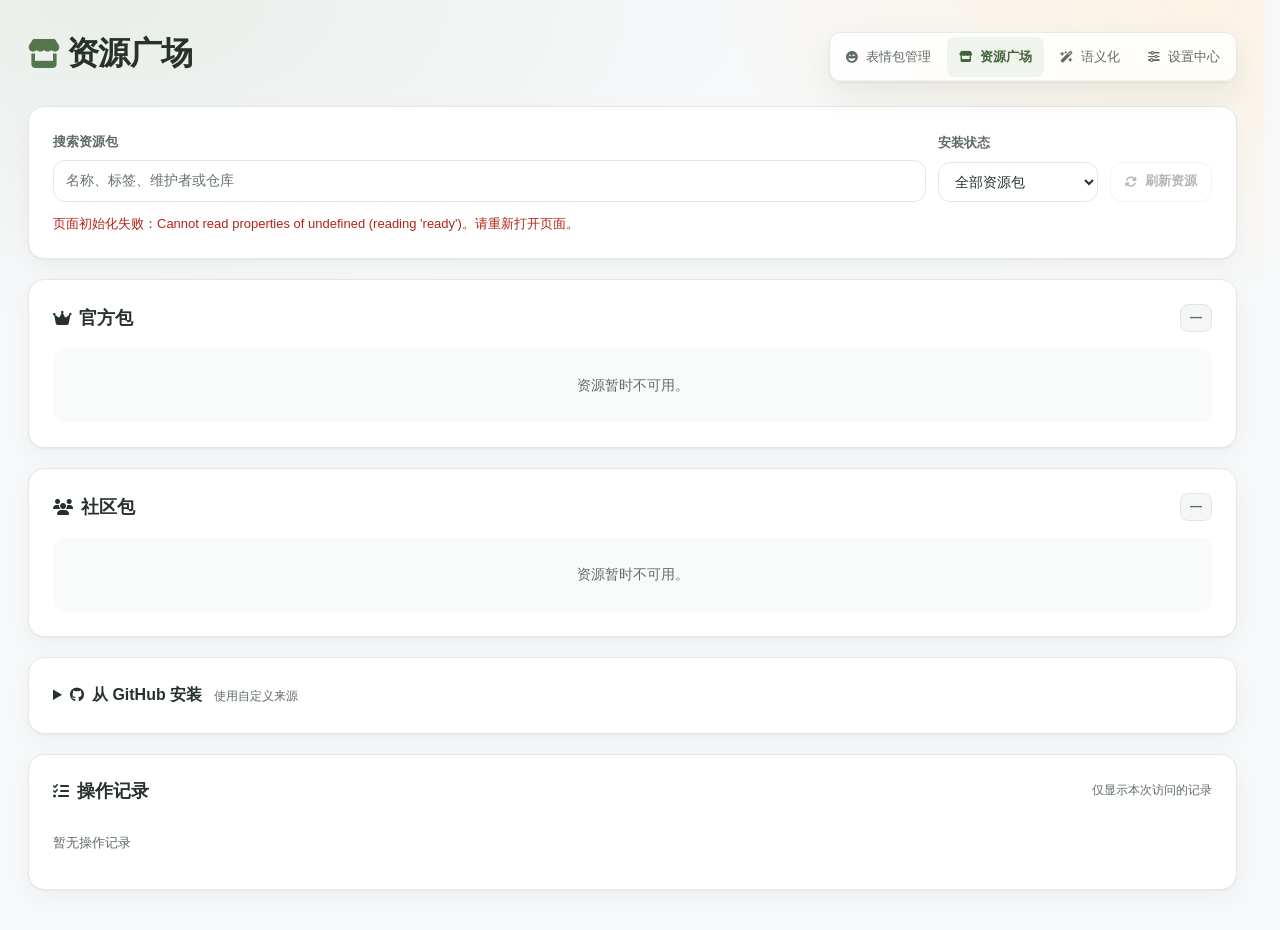
<file: pages/app/catalog/index.html>
<!doctype html>
<html lang="zh-CN">
  <head>
    <meta charset="UTF-8" />
    <meta name="viewport" content="width=device-width, initial-scale=1.0" />
    <title>表情包资源广场</title>
    <link rel="stylesheet" href="../shared/fa.min.css" />
    <link rel="stylesheet" href="../shared/ui.css" />
    <link rel="stylesheet" href="./style.css" />
  </head>
  <body>
    <header class="page-header">
      <div>
        <h1><i class="fas fa-store icon"></i>资源广场</h1>
      </div>
      <nav class="nav-actions" aria-label="页面导航"></nav>
    </header>

    <main class="layout">
      <section class="panel catalog-toolbar" aria-label="查找资源包">
        <div class="catalog-search-row">
          <div class="field-row catalog-search">
            <label for="catalog-search">搜索资源包</label>
            <input
              id="catalog-search"
              type="search"
              placeholder="名称、标签、维护者或仓库"
              autocomplete="off"
            />
          </div>
          <div class="field-row catalog-filter">
            <label for="catalog-filter">安装状态</label>
            <select id="catalog-filter">
              <option value="all">全部资源包</option>
              <option value="available">未安装</option>
              <option value="installed">已安装</option>
              <option value="updates">可更新</option>
            </select>
          </div>
          <button id="refresh-catalog-btn" type="button" class="ghost" disabled>
            <i class="fas fa-rotate icon" aria-hidden="true"></i>刷新资源
          </button>
        </div>
        <p id="catalog-status" class="catalog-status" role="status">
          正在读取资源列表…
        </p>
        <p
          id="installed-status"
          class="catalog-status hidden"
          role="status"
        ></p>
      </section>

      <section
        id="install-task"
        class="panel install-task hidden"
        aria-label="后台安装任务"
      >
        <div>
          <strong id="install-task-name">正在安装</strong>
          <p id="install-task-status" class="hint" role="status">
            正在准备安装任务
          </p>
        </div>
        <button id="show-install-progress" type="button" class="ghost">
          查看进度
        </button>
      </section>

      <section id="updates-zone" class="panel catalog-list hidden">
        <div class="panel-header">
          <h2><i class="fas fa-rotate icon"></i>可更新</h2>
          <span id="updates-pack-count" class="badge">0</span>
        </div>
        <div id="updates-grid" class="catalog-grid"></div>
      </section>

      <section class="panel catalog-list official-zone">
        <div class="panel-header">
          <h2><i class="fas fa-crown icon"></i>官方包</h2>
          <span id="official-pack-count" class="badge">—</span>
        </div>
        <div id="official-grid" class="catalog-grid empty">
          <p>正在读取官方包…</p>
        </div>
      </section>

      <section class="panel catalog-list community-zone">
        <div class="panel-header">
          <h2><i class="fas fa-users icon"></i>社区包</h2>
          <span id="community-pack-count" class="badge">—</span>
        </div>
        <div id="community-grid" class="catalog-grid empty">
          <p>正在读取社区包…</p>
        </div>
      </section>

      <details class="panel manual-source">
        <summary>
          <i class="fab fa-github icon" aria-hidden="true"></i>从 GitHub
          安装<span>使用自定义来源</span>
        </summary>
        <p id="source-form-hint" class="manual-source-hint">
          填写表情包仓库与目录，安装时自动识别兼容结构。
        </p>
        <form id="source-install-form" aria-describedby="source-form-hint">
          <div class="triple-grid">
            <div class="field-row">
              <label for="source-repo-input">GitHub 仓库</label>
              <input
                id="source-repo-input"
                type="text"
                placeholder="owner/repo"
                required
                autocomplete="off"
                spellcheck="false"
                aria-describedby="source-repo-hint"
              />
              <span id="source-repo-hint" class="field-hint"
                >用户名/仓库名</span
              >
            </div>
            <div class="field-row">
              <label for="source-ref-input">分支或版本</label>
              <input
                id="source-ref-input"
                type="text"
                value="main"
                placeholder="main"
                required
                spellcheck="false"
                aria-describedby="source-ref-hint"
              />
              <span id="source-ref-hint" class="field-hint"
                >分支、标签或提交 ID</span
              >
            </div>
            <div class="field-row">
              <label for="source-subpath-input">包所在目录</label>
              <input
                id="source-subpath-input"
                type="text"
                placeholder="packs/official-basic"
                value="."
                required
                spellcheck="false"
                aria-describedby="source-subpath-hint"
              />
              <span id="source-subpath-hint" class="field-hint"
                >填写相对于仓库根目录的路径；根目录填写 .</span
              >
            </div>
          </div>
          <div class="button-row">
            <button id="install-source-btn" type="submit" disabled>
              <i class="fas fa-download icon"></i>安装此来源
            </button>
          </div>
        </form>
      </details>

      <section class="panel log-panel">
        <div class="panel-header">
          <h2><i class="fas fa-list-check icon"></i>操作记录</h2>
          <span class="hint">仅显示本次访问的记录</span>
        </div>
        <div id="log-list" class="log-list" role="log" aria-live="polite"></div>
      </section>
    </main>

    <div id="install-dialog" class="dialog-mask hidden" aria-hidden="true">
      <div
        class="dialog-card"
        role="dialog"
        aria-modal="true"
        aria-labelledby="install-dialog-title"
        aria-describedby="install-dialog-pack-name"
      >
        <h3 id="install-dialog-title">
          <i class="fas fa-download icon"></i>安装选项
        </h3>
        <p id="install-dialog-pack-name" class="dialog-meta"></p>
        <label class="checkbox">
          <input id="install-overwrite-checkbox" type="checkbox" />
          <span>覆盖同名表情包</span>
        </label>
        <p class="dialog-meta">
          未勾选时保留原包，并为新包追加后缀；勾选后替换本地同名包。
        </p>
        <label class="checkbox">
          <input id="install-default-checkbox" type="checkbox" />
          <span>安装后设为默认</span>
        </label>
        <div class="dialog-actions">
          <button id="install-dialog-cancel" class="ghost" type="button">
            取消
          </button>
          <button id="install-dialog-confirm" type="button">确认安装</button>
        </div>
      </div>
    </div>

    <div
      id="install-progress-dialog"
      class="dialog-mask hidden"
      aria-hidden="true"
    >
      <div
        class="dialog-card progress-dialog-card"
        role="dialog"
        aria-modal="true"
        aria-labelledby="install-progress-title"
      >
        <h3 id="install-progress-title">
          <i class="fas fa-cloud-arrow-down icon"></i>正在安装表情包
        </h3>
        <p id="install-progress-pack-name" class="dialog-meta"></p>
        <div class="progress-summary" aria-live="polite">
          <span id="install-progress-phase">正在准备安装任务</span>
          <strong id="install-progress-percent">0%</strong>
        </div>
        <div
          id="install-progress-track"
          class="progress-track"
          role="progressbar"
          aria-label="安装进度"
          aria-valuemin="0"
          aria-valuemax="100"
          aria-valuenow="0"
        >
          <div id="install-progress-bar" class="progress-bar"></div>
        </div>
        <p id="install-progress-bytes" class="progress-bytes">等待下载开始…</p>
        <p class="dialog-tip">
          切换页面后安装仍会继续，返回资源广场可恢复进度。
        </p>
        <div class="dialog-actions">
          <button
            id="install-progress-cancel"
            class="ghost danger-text"
            type="button"
          >
            取消安装
          </button>
          <button
            id="install-progress-hide"
            class="ghost"
            type="button"
            data-dialog-dismiss
          >
            后台安装
          </button>
        </div>
      </div>
    </div>

    <script type="module" src="../shared/ui.js"></script>
    <script type="module" src="./script.js"></script>
  </body>
</html>
</file>
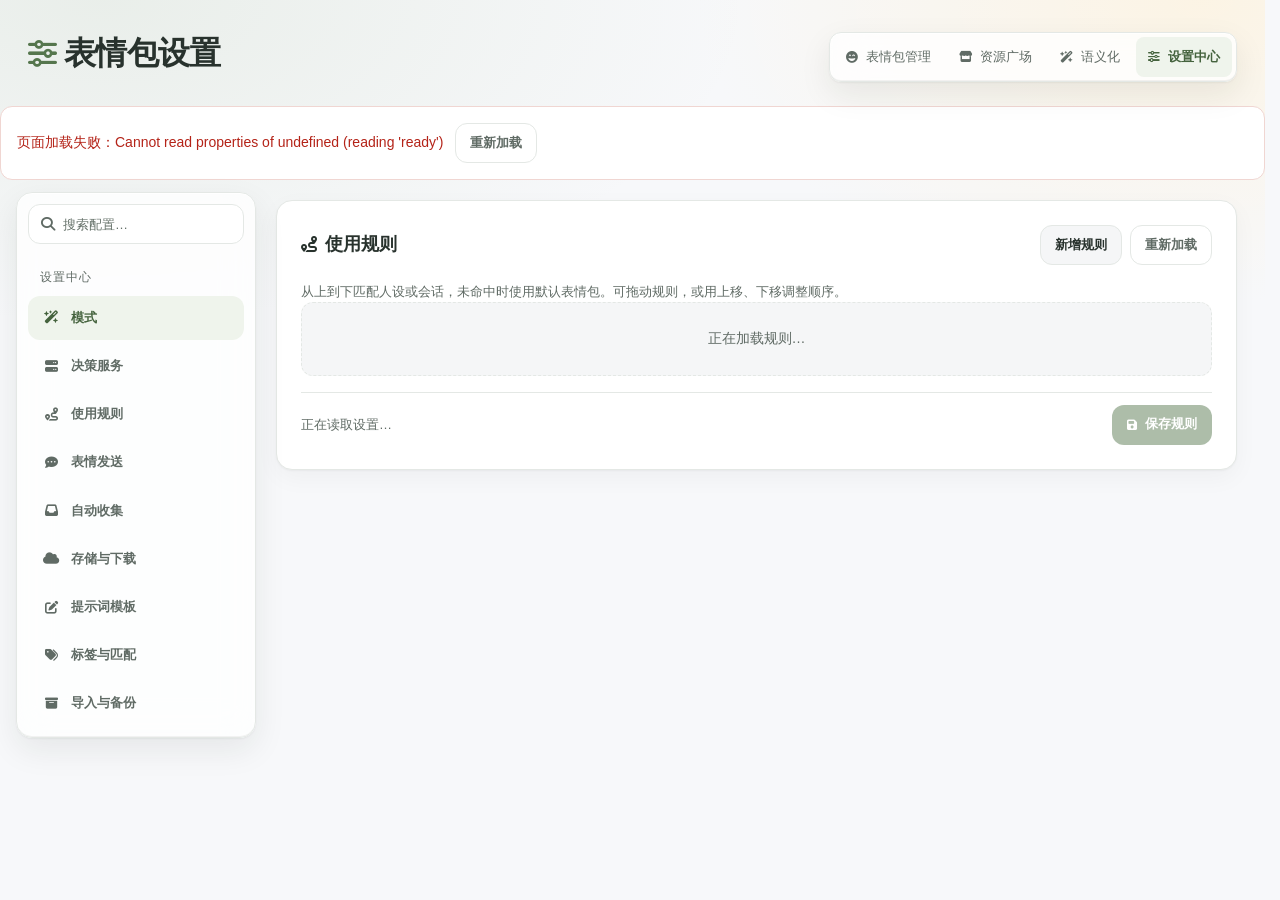
<file: pages/app/settings/index.html>
<!doctype html>
<html lang="zh-CN">
  <head>
    <meta charset="UTF-8" />
    <meta name="viewport" content="width=device-width, initial-scale=1.0" />
    <title>表情包设置中心</title>
    <link rel="stylesheet" href="../shared/fa.min.css" />
    <link rel="stylesheet" href="../shared/ui.css" />
    <link rel="stylesheet" href="./style.css" />
  </head>
  <body>
    <header class="page-header">
      <div>
        <h1><i class="fas fa-sliders icon"></i>表情包设置</h1>
      </div>
      <nav class="nav-actions" aria-label="页面导航"></nav>
    </header>

    <main class="settings-layout">
      <aside class="settings-sidebar" aria-label="设置分类">
        <label class="settings-search" for="settings-search">
          <i class="fas fa-magnifying-glass" aria-hidden="true"></i>
          <input
            id="settings-search"
            type="search"
            placeholder="搜索配置…"
            aria-label="搜索配置"
            autocomplete="off"
          />
        </label>
        <p class="settings-nav-label">设置中心</p>
        <label class="settings-mobile-nav" for="settings-category"
          >设置分类
          <select id="settings-category" aria-label="设置分类"></select>
        </label>
        <nav id="settings-nav" aria-label="设置分类导航">
          <button type="button" data-settings-tab="models" aria-current="page">
            <i class="fas fa-wand-magic-sparkles" aria-hidden="true"></i
            >模式<span class="settings-dirty-dot" hidden></span>
          </button>
          <button type="button" data-settings-tab="decision">
            <i class="fas fa-server" aria-hidden="true"></i>决策服务<span
              class="settings-dirty-dot"
              hidden
            ></span>
          </button>
          <button type="button" data-settings-tab="rules">
            <i class="fas fa-route" aria-hidden="true"></i>使用规则
          </button>
          <button type="button" data-settings-tab="sending">
            <i class="fas fa-comment-dots" aria-hidden="true"></i>表情发送<span
              class="settings-dirty-dot"
              hidden
            ></span>
          </button>
          <button type="button" data-settings-tab="collect">
            <i class="fas fa-inbox" aria-hidden="true"></i>自动收集<span
              class="settings-dirty-dot"
              hidden
            ></span>
          </button>
          <button type="button" data-settings-tab="storage">
            <i class="fas fa-cloud" aria-hidden="true"></i>存储与下载<span
              class="settings-dirty-dot"
              hidden
            ></span>
          </button>
          <button type="button" data-settings-tab="prompts">
            <i class="fas fa-pen-to-square" aria-hidden="true"></i
            >提示词模板<span class="settings-dirty-dot" hidden></span>
          </button>
          <button type="button" data-settings-tab="matching">
            <i class="fas fa-tags" aria-hidden="true"></i>标签与匹配<span
              class="settings-dirty-dot"
              hidden
            ></span>
          </button>
          <button type="button" data-settings-tab="backup">
            <i class="fas fa-box-archive" aria-hidden="true"></i>导入与备份
          </button>
        </nav>
      </aside>
      <div class="settings-content">
        <section class="panel rules-panel" data-settings-panel="rules">
          <div class="panel-head">
            <h2><i class="fas fa-route icon"></i>使用规则</h2>
            <div class="head-actions">
              <button id="add-rule-btn" class="secondary">新增规则</button>
              <button id="reload-rules-btn" class="ghost">重新加载</button>
            </div>
          </div>

          <p class="hint">
            从上到下匹配人设或会话，未命中时使用默认表情包。可拖动规则，或用上移、下移调整顺序。
          </p>

          <div
            id="rules-validation"
            class="validation hidden"
            role="alert"
            tabindex="-1"
          ></div>

          <div id="rules-list" class="rules-list" aria-label="表情包使用规则">
            <p class="rules-placeholder" role="status">正在加载规则…</p>
          </div>

          <div class="save-row">
            <p
              id="rules-save-status"
              class="result"
              role="status"
              aria-live="polite"
            >
              正在读取设置…
            </p>
            <button id="save-rules-btn" disabled>
              <i class="fas fa-floppy-disk icon"></i>保存规则
            </button>
          </div>
        </section>

        <form
          id="plugin-config-form"
          data-settings-panel="config"
          hidden
          novalidate
        >
          <div class="settings-section-heading">
            <div>
              <h2 id="config-section-title">表情发送</h2>
              <p id="config-section-description" class="hint"></p>
            </div>
            <div class="settings-heading-actions">
              <button
                type="button"
                id="reset-prompts-btn"
                class="secondary"
                hidden
                disabled
              >
                恢复默认模板
              </button>
              <button type="button" id="reload-config-btn" class="ghost">
                <i class="fas fa-rotate icon" aria-hidden="true"></i>重新加载
              </button>
            </div>
          </div>
          <p id="config-load-status" class="config-notice" role="status">
            正在读取配置…
          </p>
          <section
            id="selection-mode-panel"
            class="panel selection-mode-panel"
            hidden
          >
            <fieldset id="selection-method-options" class="selection-dimension">
              <legend>
                <span class="dimension-number" aria-hidden="true">1</span
                >标签粒度
              </legend>
              <div class="selection-mode-grid">
                <label class="selection-mode-card">
                  <input
                    type="radio"
                    name="selection-method"
                    value="category"
                  />
                  <span
                    ><strong>分类</strong
                    ><small>从所选分类随机取图</small></span
                  >
                </label>
                <label class="selection-mode-card">
                  <input
                    type="radio"
                    name="selection-method"
                    value="semantic"
                  />
                  <span
                    ><strong>图片</strong
                    ><small
                      >按语义检索并选择具体图片。需先用视觉模型生成图片描述，再配置向量模型建立索引。</small
                    ></span
                  >
                </label>
              </div>
            </fieldset>
            <fieldset id="selection-agent-options" class="selection-dimension">
              <legend>
                <span class="dimension-number" aria-hidden="true">2</span
                >由谁选择表情包
              </legend>
              <div class="selection-mode-grid">
                <label class="selection-mode-card">
                  <input type="radio" name="selection-agent" value="reply" />
                  <span
                    ><strong>主模型</strong
                    ><small>由当前对话模型在生成回复时选择表情包</small></span
                  >
                </label>
                <label class="selection-mode-card">
                  <input type="radio" name="selection-agent" value="assisted" />
                  <span
                    ><strong>辅助模型</strong
                    ><small>回复生成后选择表情包</small></span
                  >
                </label>
              </div>
            </fieldset>
            <p class="hint">切换选图方式会保留已填写的参数，保存后生效。</p>
            <p id="selection-mode-detail" class="hint"></p>
            <p
              id="selection-readiness-note"
              class="selection-readiness-note"
              role="status"
              hidden
            ></p>
          </section>
          <section
            id="mode-workflow"
            class="panel selection-workflow"
            hidden
            aria-labelledby="mode-workflow-title"
          >
            <div class="workflow-heading">
              <h3 id="mode-workflow-title" tabindex="-1">当前流程</h3>
            </div>
            <ol
              id="mode-workflow-steps"
              class="workflow-steps"
              aria-label="本轮选图流程"
            ></ol>
            <ul id="selection-required" aria-label="配图待补充配置" hidden></ul>
          </section>
          <section
            id="collection-workflow"
            class="panel selection-workflow"
            hidden
            aria-labelledby="collection-workflow-title"
          >
            <div class="workflow-heading">
              <h3 id="collection-workflow-title" tabindex="-1">自动收集流程</h3>
              <span id="collection-workflow-state" class="badge"></span>
            </div>
            <ol
              class="workflow-steps collection-workflow-steps"
              aria-label="自动收集流程"
            >
              <li>
                <button
                  type="button"
                  class="workflow-node"
                  data-setting-group="collect"
                  aria-expanded="false"
                >
                  <strong>来源与频率</strong><small>设置 →</small>
                </button>
                <div class="workflow-links"></div>
              </li>
              <li>
                <button
                  type="button"
                  class="workflow-node"
                  data-setting-group="collect-recognition"
                  aria-expanded="false"
                >
                  <strong>图片理解与判断</strong
                  ><span id="collection-analysis-summary"></span
                  ><small>设置 →</small>
                </button>
                <div class="workflow-links"></div>
              </li>
              <li>
                <button
                  type="button"
                  class="workflow-node"
                  data-setting-group="collect-review"
                  aria-expanded="false"
                >
                  <strong>审核与入包</strong
                  ><span id="collection-review-summary"></span
                  ><small>设置 →</small>
                </button>
                <div class="workflow-links"></div>
              </li>
            </ol>
            <p id="collection-workflow-result" class="hint"></p>
            <ul
              id="collection-required"
              aria-label="自动收集待补充配置"
              hidden
            ></ul>
          </section>
          <div id="config-sections"></div>
          <p id="config-search-empty" class="rules-placeholder" hidden>
            没有匹配的配置，试试搜索模型、概率或图床。
          </p>
          <div class="config-save-bar">
            <div>
              <p id="config-save-status" role="status">正在读取设置…</p>
              <p id="config-save-scope" class="hint" hidden></p>
              <details id="config-changes-review" hidden>
                <summary id="config-changes-summary">查看待保存修改</summary>
                <ul id="config-changes-list"></ul>
              </details>
            </div>
            <button id="save-config-btn" type="submit" disabled>
              <i class="fas fa-floppy-disk icon" aria-hidden="true"></i
              >保存全部更改
            </button>
          </div>
        </form>
        <div
          id="config-flow-mask"
          class="dialog-mask hidden"
          aria-hidden="true"
        >
          <section
            id="config-flow-dialog"
            class="dialog-card ui-dialog-sectioned"
            role="dialog"
            aria-modal="true"
            aria-labelledby="config-flow-dialog-title"
          >
            <header class="flow-dialog-heading ui-dialog-heading">
              <div>
                <p id="config-flow-dialog-context" class="eyebrow"></p>
                <h3
                  id="config-flow-dialog-title"
                  class="ui-dialog-title text-h3 pa-4 pb-0 pl-6"
                  tabindex="-1"
                >
                  配置参数
                </h3>
              </div>
              <button
                id="config-flow-dialog-reset"
                type="button"
                class="ghost"
                hidden
              >
                恢复默认模板
              </button>
              <button
                type="button"
                class="ghost"
                data-dialog-dismiss
                aria-label="关闭设置"
              >
                ×
              </button>
            </header>
            <div id="config-flow-dialog-body" class="ui-dialog-body"></div>
            <footer class="flow-dialog-actions ui-dialog-actions">
              <p id="config-flow-dialog-status" role="status"></p>
              <button type="button" class="ghost" data-dialog-dismiss>
                关闭
              </button>
              <button
                id="config-flow-dialog-save"
                type="submit"
                form="plugin-config-form"
              >
                保存全部更改
              </button>
            </footer>
          </section>
        </div>
        <div data-settings-panel="backup" hidden>
          <section class="panel backup-panel">
            <h2><i class="fas fa-box-archive icon"></i>导入与备份</h2>

            <div class="block pack-transfer-block">
              <h3>单个表情包</h3>
              <div class="field-row">
                <label for="transfer-pack-select">当前表情包</label>
                <select
                  id="transfer-pack-select"
                  aria-label="选择迁移的表情包"
                ></select>
              </div>
              <p id="transfer-current-pack" class="result" aria-live="polite">
                正在读取当前表情包…
              </p>

              <details class="pack-transfer-section" open>
                <summary>
                  <span class="pack-transfer-summary-icon share-icon">
                    <i class="fas fa-file-export"></i>
                  </span>
                  <span>
                    <strong>导出当前表情包</strong>
                  </span>
                  <i class="fas fa-chevron-down pack-transfer-chevron"></i>
                </summary>
                <div class="pack-transfer-section-body">
                  <div
                    class="export-mode-list"
                    role="radiogroup"
                    aria-label="导出类型"
                  >
                    <label
                      class="export-mode-option selected"
                      for="export-mode-share"
                    >
                      <input
                        id="export-mode-share"
                        name="export-mode"
                        type="radio"
                        value="share"
                        checked
                      />
                      <span>
                        <strong>分享版</strong>
                        <small>不含向量，适合分享或上传资源广场</small>
                      </span>
                    </label>
                    <label class="export-mode-option" for="export-mode-backup">
                      <input
                        id="export-mode-backup"
                        name="export-mode"
                        type="radio"
                        value="backup"
                      />
                      <span>
                        <strong>自用备份</strong>
                        <small id="vector-backup-hint">正在检查向量状态…</small>
                      </span>
                    </label>
                  </div>
                  <button id="export-pack-download-btn" type="button">
                    <i class="fas fa-download icon"></i>下载分享版
                  </button>
                  <p
                    id="export-pack-result"
                    class="result"
                    aria-live="polite"
                  ></p>
                </div>
              </details>

              <details class="pack-transfer-section">
                <summary>
                  <span class="pack-transfer-summary-icon import-icon">
                    <i class="fas fa-file-import"></i>
                  </span>
                  <span>
                    <strong>从压缩包导入</strong>
                  </span>
                  <i class="fas fa-chevron-down pack-transfer-chevron"></i>
                </summary>
                <div class="pack-transfer-section-body">
                  <p class="hint">
                    选择文件后先检查，确认导入后才会写入或覆盖。
                  </p>
                  <label
                    id="pack-import-dropzone"
                    class="pack-import-dropzone"
                    for="pack-import-file"
                    tabindex="0"
                    role="button"
                    aria-label="选择 zip 格式的表情包"
                  >
                    <input
                      id="pack-import-file"
                      type="file"
                      accept=".zip,application/zip"
                    />
                    <i class="fas fa-cloud-arrow-up"></i>
                    <span>
                      <strong id="pack-import-file-label"
                        >选择或拖入 zip 文件</strong
                      >
                    </span>
                  </label>

                  <div
                    id="pack-import-preview"
                    class="pack-import-preview hidden"
                    aria-live="polite"
                  >
                    <div class="pack-import-preview-header">
                      <div>
                        <strong id="pack-import-preview-name"
                          >待导入表情包</strong
                        >
                        <span id="pack-import-preview-format"
                          >正在识别格式</span
                        >
                      </div>
                      <button
                        id="pack-import-reset-btn"
                        type="button"
                        class="secondary compact-btn"
                      >
                        重选
                      </button>
                    </div>
                    <dl class="pack-import-preview-stats">
                      <div>
                        <dt>图片</dt>
                        <dd id="pack-import-image-count">0</dd>
                      </div>
                      <div>
                        <dt>分类</dt>
                        <dd id="pack-import-category-count">0</dd>
                      </div>
                      <div>
                        <dt>语义</dt>
                        <dd id="pack-import-semantic-count">无</dd>
                      </div>
                      <div>
                        <dt>向量</dt>
                        <dd id="pack-import-vector-state">不包含</dd>
                      </div>
                    </dl>
                    <p
                      id="pack-import-warning"
                      class="pack-import-warning hidden"
                    ></p>
                    <div class="pack-import-options">
                      <label>
                        <input id="pack-import-set-default" type="checkbox" />
                        导入后设为默认表情包
                      </label>
                      <label>
                        <input id="pack-import-overwrite" type="checkbox" />
                        同名时覆盖现有表情包
                      </label>
                      <label>
                        <input
                          id="pack-import-overwrite-manual"
                          type="checkbox"
                          disabled
                        />
                        同时覆盖本机人工描述、标签和图片文字
                      </label>
                    </div>
                    <button id="pack-import-confirm-btn" type="button">
                      <i class="fas fa-circle-check icon"></i>确认导入
                    </button>
                  </div>
                  <p
                    id="pack-import-result"
                    class="result"
                    aria-live="polite"
                  ></p>
                </div>
              </details>
            </div>

            <div class="block">
              <h3>导出全量备份</h3>
              <p class="hint">
                备份所有表情包与运行时设置，文件保存到服务器目录。
              </p>
              <div class="field-row">
                <label for="backup-output-dir-input">导出目录（可选）</label>
                <input
                  id="backup-output-dir-input"
                  type="text"
                  placeholder="留空则导出到默认 backup 目录"
                />
              </div>
              <button id="export-backup-btn">
                <i class="fas fa-file-export icon"></i>导出全量备份
              </button>
              <p
                id="export-result"
                class="result"
                role="status"
                aria-live="polite"
              ></p>
            </div>

            <div class="block">
              <h3>恢复全量备份</h3>
              <p class="hint">恢复表情包与运行时设置。</p>
              <div class="field-row">
                <label for="backup-file-input">备份压缩包（zip）</label>
                <input id="backup-file-input" type="file" accept=".zip" />
              </div>
              <label class="checkbox">
                <input id="import-overwrite-checkbox" type="checkbox" />
                <span
                  >以备份替换全部表情包（备份中没有的表情包也会被移除）</span
                >
              </label>
              <button id="import-backup-btn" class="danger">
                <i class="fas fa-file-import icon"></i>恢复全量备份
              </button>
              <p
                id="import-result"
                class="result"
                role="status"
                aria-live="polite"
              ></p>
            </div>
          </section>

          <section class="panel log-panel">
            <h2><i class="fas fa-list-check icon"></i>操作日志</h2>
            <div
              id="log-list"
              class="log-list"
              role="log"
              aria-live="polite"
              aria-label="最近的操作记录"
            ></div>
          </section>
        </div>
      </div>
    </main>

    <div id="storage-guide-mask" class="dialog-mask hidden" aria-hidden="true">
      <section
        class="dialog-card storage-guide"
        role="dialog"
        aria-modal="true"
        aria-labelledby="storage-guide-title"
      >
        <header class="storage-guide-header">
          <h3
            id="storage-guide-title"
            class="ui-dialog-title text-h3 pa-4 pb-0 pl-6"
          >
            图床配置教程
          </h3>
        </header>
        <div class="storage-guide-body" tabindex="0" aria-label="教程内容">
          <article data-storage-guide="cloudflare_r2">
            <h4>Cloudflare R2</h4>
            <ol>
              <li>
                <strong>创建存储桶。</strong>登录 Cloudflare 控制台，在 R2
                对象存储中创建一个桶，记下桶名称和 Account ID。
              </li>
              <li>
                <strong>创建 R2 API 凭证。</strong
                >为这个桶授予对象读写权限，保存生成的 Access Key ID 和 Secret
                Access Key。
              </li>
              <li>
                <strong>填写设置。</strong>关闭教程，在“图床服务”选择 Cloudflare
                R2，将上述四项分别填入账号 ID、访问密钥
                ID、访问密钥和存储桶名称。
              </li>
              <li>
                <strong>按需填写公开地址。</strong
                >需要公开外链时，在桶设置中绑定自定义域名，或复制控制台提供的公共开发地址。将完整的
                HTTPS 地址填入“自定义 CDN 域名”；不要填写 S3 API 地址。r2.dev
                开发地址有访问限流。
              </li>
            </ol>
            <p class="hint">
              仅做同步可以不填写公开地址。凭证用于插件访问存储桶，公开地址用于访问图片，两者用途不同。
            </p>
            <p>
              <a
                href="https://developers.cloudflare.com/r2/api/tokens/"
                target="_blank"
                rel="noopener noreferrer"
                >官方凭证说明 ↗</a
              >
              <br />
              <a
                href="https://developers.cloudflare.com/r2/buckets/public-buckets/"
                target="_blank"
                rel="noopener noreferrer"
                >公开访问说明 ↗</a
              >
            </p>
          </article>
          <article data-storage-guide="webdav" hidden>
            <h4>WebDAV</h4>
            <ol>
              <li>
                <strong>准备连接信息。</strong>在 NAS 或云存储服务中启用
                WebDAV，获取 WebDAV 地址、用户名和密码或应用密码。填写 WebDAV
                接口地址，不是网页登录地址。
              </li>
              <li>
                <strong>填写设置。</strong>在“图床服务”选择
                WebDAV，填写根地址和账号凭证。远端目录可填
                <code>memes</code>，插件会在该目录保存同步图片。
              </li>
              <li>
                <strong>检查连接选项。</strong>保持 SSL
                证书校验开启；连接较慢时可适当增加请求超时时间。服务端账号需有远端目录的读取、写入权限，使用覆盖同步时还需删除权限。
              </li>
              <li>
                <strong>按需填写公开地址。</strong
                >只有服务提供无需登录的图片外链时才填写公开访问根地址。它应对应远端目录，例如
                <code>https://cdn.example.com/memes</code
                >；不提供外链也可以用于同步。
              </li>
            </ol>
            <p class="hint">
              不同服务的 WebDAV 路径不同，请从服务端的 WebDAV
              设置或帮助文档复制。出现 401/403 时检查应用密码与目录权限，出现
              404 时检查根地址。
            </p>
          </article>
          <article data-storage-guide="stardots" hidden>
            <h4>StarDots</h4>
            <ol>
              <li>
                <strong>创建空间。</strong>登录 StarDots
                控制台，创建用于保存表情图片的空间，并记下空间名称。
              </li>
              <li>
                <strong>获取凭证。</strong>在控制台设置的 API 管理区域获取 Key
                和 Secret。
              </li>
              <li>
                <strong>填写设置。</strong>在“图床服务”选择 StarDots，将
                Key、Secret 和空间名称填入对应配置项。
              </li>
            </ol>
            <p class="hint">
              同步前请在服务商控制台确认可用容量和 API
              配额；套餐限制以服务商当前说明为准。
            </p>
            <p>
              <a
                href="https://stardots.io/en/documentation/openapi"
                target="_blank"
                rel="noopener noreferrer"
                >官方 API 说明 ↗</a
              >
            </p>
          </article>
          <article data-storage-guide="lsky" hidden>
            <h4>兰空图床（开源版 2.x）</h4>
            <ol>
              <li>在兰空后台开启 API，在站点 API 页面获取账号 Token。</li>
              <li>
                选择兰空图床，填写站点地址和 Token；地址不要带 /api/v1。存储策略
                ID 留 0 使用默认策略。
              </li>
              <li>
                将账号所在角色组的图片保存质量设为
                100，关闭格式转换和覆盖式水印，并确保机器人能访问原图链接。
              </li>
              <li>保存并应用后，在表情包管理页使用普通同步或高级覆盖同步。</li>
            </ol>
            <p>
              插件会编码远端原始文件名以保存分类，下载时还原；只同步当前空间标识下由插件上传的图片，不导入账号中的其他图片。请勿手动改写这些文件名。
            </p>
            <p>
              上传沿用账号默认相册，列表会遍历相册。不同表情包共用所配置的远端空间；修改空间标识不会搬迁旧图。覆盖同步会清理该空间内目标端多出的图片。
            </p>
            <p>
              仅支持开源版
              2.x。若同一路径存在重复记录（例如上传后连接中断），同步会停止，请在兰空中确认并移除多余副本后重试。
            </p>
          </article>
          <section class="storage-guide-finish">
            <h4>保存后开始同步</h4>
            <p>
              关闭教程，点击设置页的“保存并应用”，然后在表情包管理页使用云端同步。
            </p>
          </section>
        </div>
        <footer class="dialog-actions">
          <button
            id="storage-guide-close"
            type="button"
            variant="tonal"
            data-dialog-dismiss
          >
            知道了
          </button>
        </footer>
      </section>
    </div>
    <script type="module" src="../shared/ui.js"></script>
    <script type="module" src="./config.js"></script>
    <script type="module" src="./script.js"></script>
  </body>
</html>
</file>
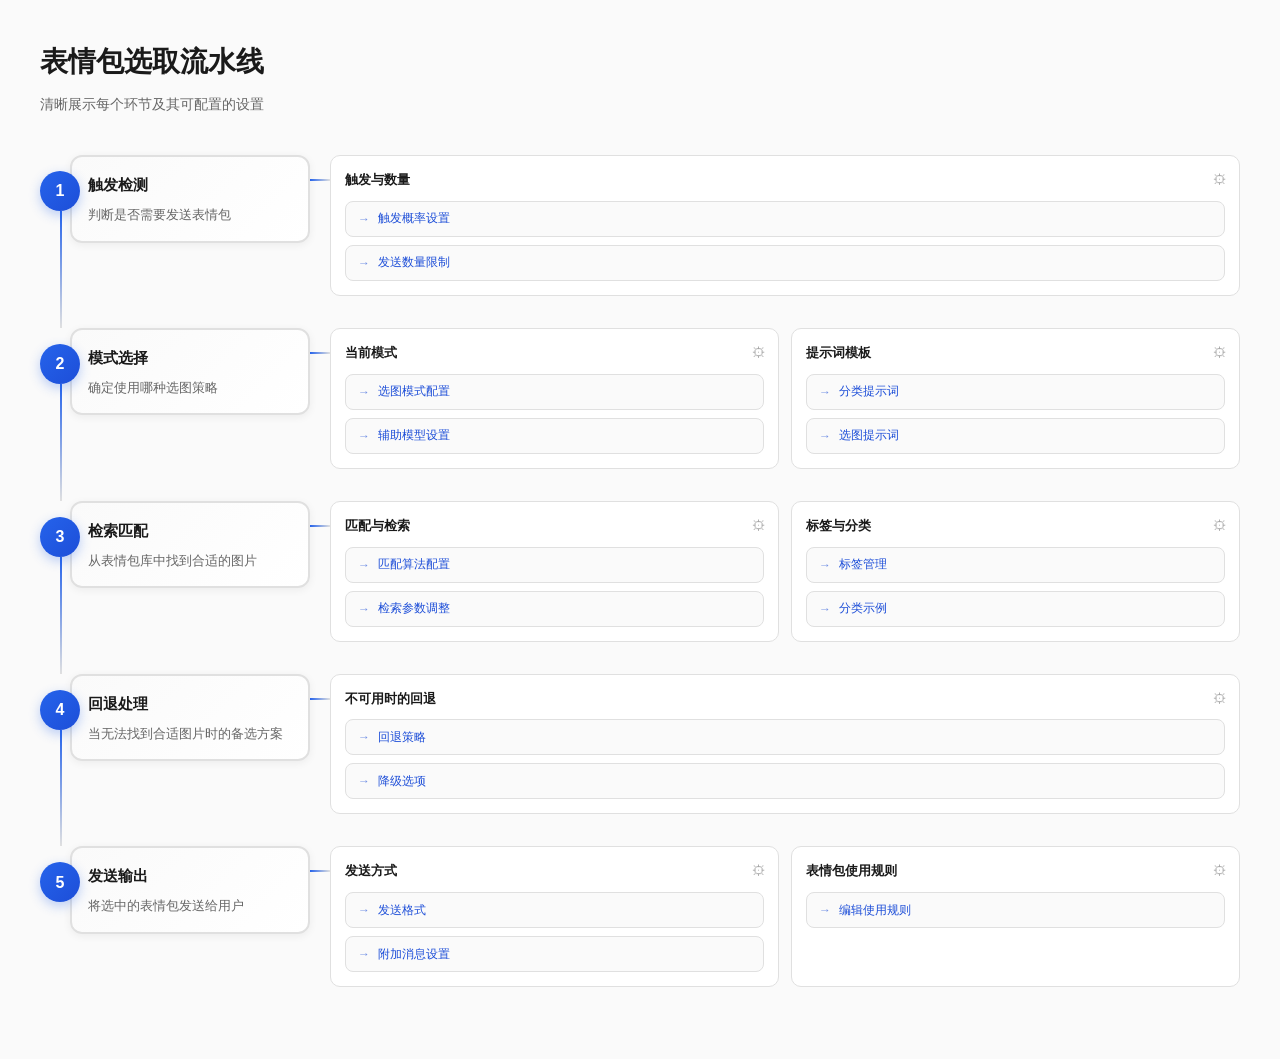
<file: pages/demo-workflow.html>
<!DOCTYPE html>
<html lang="zh-CN">
<head>
  <meta charset="UTF-8">
  <meta name="viewport" content="width=device-width, initial-scale=1.0">
  <title>流水线时间线演示</title>
  <style>
    :root {
      --bg: #fafafa;
      --panel: #ffffff;
      --ink: #1a1a1a;
      --muted: #666666;
      --line: #e0e0e0;
      --brand: #2563eb;
      --brand-soft: #eff6ff;
      --brand-strong: #1d4ed8;
    }

    * {
      margin: 0;
      padding: 0;
      box-sizing: border-box;
    }

    body {
      font-family: -apple-system, BlinkMacSystemFont, "Segoe UI", Roboto, sans-serif;
      background: var(--bg);
      color: var(--ink);
      padding: 40px 20px;
      line-height: 1.6;
    }

    .container {
      max-width: 1200px;
      margin: 0 auto;
    }

    h1 {
      font-size: 28px;
      margin-bottom: 8px;
      font-weight: 700;
    }

    .subtitle {
      color: var(--muted);
      margin-bottom: 40px;
      font-size: 14px;
    }

    #mode-workflow-steps {
      list-style: none;
      position: relative;
      padding-left: 30px;
    }

    #mode-workflow-steps > li {
      position: relative;
      margin-bottom: 32px;
    }

    #mode-workflow-steps > li::before {
      content: attr(data-step);
      position: absolute;
      left: -30px;
      top: 16px;
      width: 40px;
      height: 40px;
      background: linear-gradient(135deg, var(--brand) 0%, var(--brand-strong) 100%);
      color: white;
      border-radius: 50%;
      display: flex;
      align-items: center;
      justify-content: center;
      font-weight: 700;
      font-size: 16px;
      box-shadow: 0 4px 12px rgba(37, 99, 235, 0.3);
      transition: all 0.3s ease;
      z-index: 2;
    }

    #mode-workflow-steps > li:not(:last-child)::after {
      content: "";
      position: absolute;
      left: -10px;
      top: 56px;
      width: 2px;
      height: calc(100% - 24px);
      background: linear-gradient(180deg, var(--brand) 0%, var(--line) 100%);
      z-index: 1;
    }

    .mode-workflow-row {
      display: grid;
      grid-template-columns: minmax(0, 240px) minmax(0, 1fr);
      gap: 20px;
      align-items: start;
    }

    .workflow-node {
      display: flex;
      flex-direction: column;
      gap: 8px;
      padding: 16px;
      border: 2px solid var(--line);
      border-radius: 12px;
      background: linear-gradient(135deg, var(--bg) 0%, var(--panel) 100%);
      box-shadow: 0 2px 8px rgba(0, 0, 0, 0.06);
      transition: all 0.2s ease;
    }

    .workflow-node strong {
      font-size: 15px;
      font-weight: 650;
      color: var(--ink);
    }

    .workflow-node span {
      color: var(--muted);
      font-size: 13px;
      line-height: 1.5;
    }

    .mode-workflow-branches {
      display: grid;
      grid-template-columns: repeat(auto-fit, minmax(180px, 1fr));
      gap: 12px;
      position: relative;
    }

    .mode-workflow-branches::before {
      content: "";
      position: absolute;
      left: -20px;
      top: 24px;
      width: 20px;
      height: 2px;
      background: linear-gradient(90deg, var(--brand) 0%, var(--line) 100%);
      transition: all 0.3s ease;
    }

    .mode-workflow-branch {
      padding: 14px;
      border: 1px solid var(--line);
      border-radius: 10px;
      background: var(--panel);
      transition: all 0.2s ease;
      position: relative;
    }

    .mode-workflow-branch::before {
      content: "⚙";
      position: absolute;
      top: 12px;
      right: 12px;
      font-size: 14px;
      opacity: 0.4;
      transition: opacity 0.2s ease;
    }

    .mode-workflow-branch:hover {
      border-color: var(--brand);
      box-shadow: 0 2px 12px rgba(0, 0, 0, 0.08);
      transform: translateY(-1px);
    }

    .mode-workflow-branch:hover::before {
      opacity: 0.8;
    }

    .mode-workflow-branch summary {
      font-size: 13px;
      color: var(--ink);
      font-weight: 650;
      cursor: pointer;
      list-style: none;
      user-select: none;
      margin-bottom: 10px;
    }

    .collection-workflow-links {
      display: flex;
      flex-direction: column;
      gap: 8px;
    }

    .collection-workflow-links button {
      min-height: 36px;
      padding: 8px 12px 8px 32px;
      color: var(--brand-strong);
      border: 1px solid var(--line);
      background: var(--bg);
      font-size: 12px;
      text-align: left;
      border-radius: 8px;
      transition: all 0.15s ease;
      position: relative;
      cursor: pointer;
    }

    .collection-workflow-links button::before {
      content: "→";
      position: absolute;
      left: 12px;
      top: 50%;
      transform: translateY(-50%);
      font-size: 12px;
      opacity: 0.6;
      transition: transform 0.2s ease;
    }

    .collection-workflow-links button:hover {
      border-color: var(--brand);
      background: var(--brand-soft);
      transform: translateX(2px);
    }

    .collection-workflow-links button:hover::before {
      transform: translateY(-50%) translateX(2px);
    }

    /* Hover effects */
    #mode-workflow-steps > li:hover .mode-workflow-branches {
      animation: highlight-branches 0.3s ease;
    }

    #mode-workflow-steps > li:hover .mode-workflow-branch {
      border-color: var(--brand);
      background: var(--brand-soft);
    }

    #mode-workflow-steps > li:hover .mode-workflow-branches::before {
      background: var(--brand);
      width: 24px;
    }

    #mode-workflow-steps > li:hover::before {
      transform: scale(1.1);
      box-shadow: 0 4px 16px rgba(37, 99, 235, 0.4), 0 0 0 6px var(--bg);
    }

    @keyframes highlight-branches {
      0% { transform: translateX(0); }
      50% { transform: translateX(4px); }
      100% { transform: translateX(0); }
    }

    @media (max-width: 700px) {
      .mode-workflow-row {
        grid-template-columns: 1fr;
        gap: 12px;
      }

      .mode-workflow-branches {
        grid-template-columns: 1fr;
      }

      .mode-workflow-branches::before {
        top: -12px;
        left: 24px;
        width: 2px;
        height: 12px;
        background: linear-gradient(180deg, var(--brand) 0%, var(--line) 100%);
      }
    }
  </style>
</head>
<body>
  <div class="container">
    <h1>表情包选取流水线</h1>
    <p class="subtitle">清晰展示每个环节及其可配置的设置</p>

    <ul id="mode-workflow-steps">
      <li data-step="1">
        <div class="mode-workflow-row">
          <div class="workflow-node">
            <strong>触发检测</strong>
            <span>判断是否需要发送表情包</span>
          </div>
          <div class="mode-workflow-branches">
            <details class="mode-workflow-branch" open>
              <summary>触发与数量</summary>
              <div class="collection-workflow-links">
                <button>触发概率设置</button>
                <button>发送数量限制</button>
              </div>
            </details>
          </div>
        </div>
      </li>

      <li data-step="2">
        <div class="mode-workflow-row">
          <div class="workflow-node">
            <strong>模式选择</strong>
            <span>确定使用哪种选图策略</span>
          </div>
          <div class="mode-workflow-branches">
            <details class="mode-workflow-branch" open>
              <summary>当前模式</summary>
              <div class="collection-workflow-links">
                <button>选图模式配置</button>
                <button>辅助模型设置</button>
              </div>
            </details>
            <details class="mode-workflow-branch" open>
              <summary>提示词模板</summary>
              <div class="collection-workflow-links">
                <button>分类提示词</button>
                <button>选图提示词</button>
              </div>
            </details>
          </div>
        </div>
      </li>

      <li data-step="3">
        <div class="mode-workflow-row">
          <div class="workflow-node">
            <strong>检索匹配</strong>
            <span>从表情包库中找到合适的图片</span>
          </div>
          <div class="mode-workflow-branches">
            <details class="mode-workflow-branch" open>
              <summary>匹配与检索</summary>
              <div class="collection-workflow-links">
                <button>匹配算法配置</button>
                <button>检索参数调整</button>
              </div>
            </details>
            <details class="mode-workflow-branch" open>
              <summary>标签与分类</summary>
              <div class="collection-workflow-links">
                <button>标签管理</button>
                <button>分类示例</button>
              </div>
            </details>
          </div>
        </div>
      </li>

      <li data-step="4">
        <div class="mode-workflow-row">
          <div class="workflow-node">
            <strong>回退处理</strong>
            <span>当无法找到合适图片时的备选方案</span>
          </div>
          <div class="mode-workflow-branches">
            <details class="mode-workflow-branch" open>
              <summary>不可用时的回退</summary>
              <div class="collection-workflow-links">
                <button>回退策略</button>
                <button>降级选项</button>
              </div>
            </details>
          </div>
        </div>
      </li>

      <li data-step="5">
        <div class="mode-workflow-row">
          <div class="workflow-node">
            <strong>发送输出</strong>
            <span>将选中的表情包发送给用户</span>
          </div>
          <div class="mode-workflow-branches">
            <details class="mode-workflow-branch" open>
              <summary>发送方式</summary>
              <div class="collection-workflow-links">
                <button>发送格式</button>
                <button>附加消息设置</button>
              </div>
            </details>
            <details class="mode-workflow-branch" open>
              <summary>表情包使用规则</summary>
              <div class="collection-workflow-links">
                <button>编辑使用规则</button>
              </div>
            </details>
          </div>
        </div>
      </li>
    </ul>
  </div>

  <script>
    // 模拟点击按钮的行为
    document.querySelectorAll('.collection-workflow-links button').forEach(button => {
      button.addEventListener('click', () => {
        alert(`打开设置：${button.textContent}`);
      });
    });
  </script>
</body>
</html>
</file>
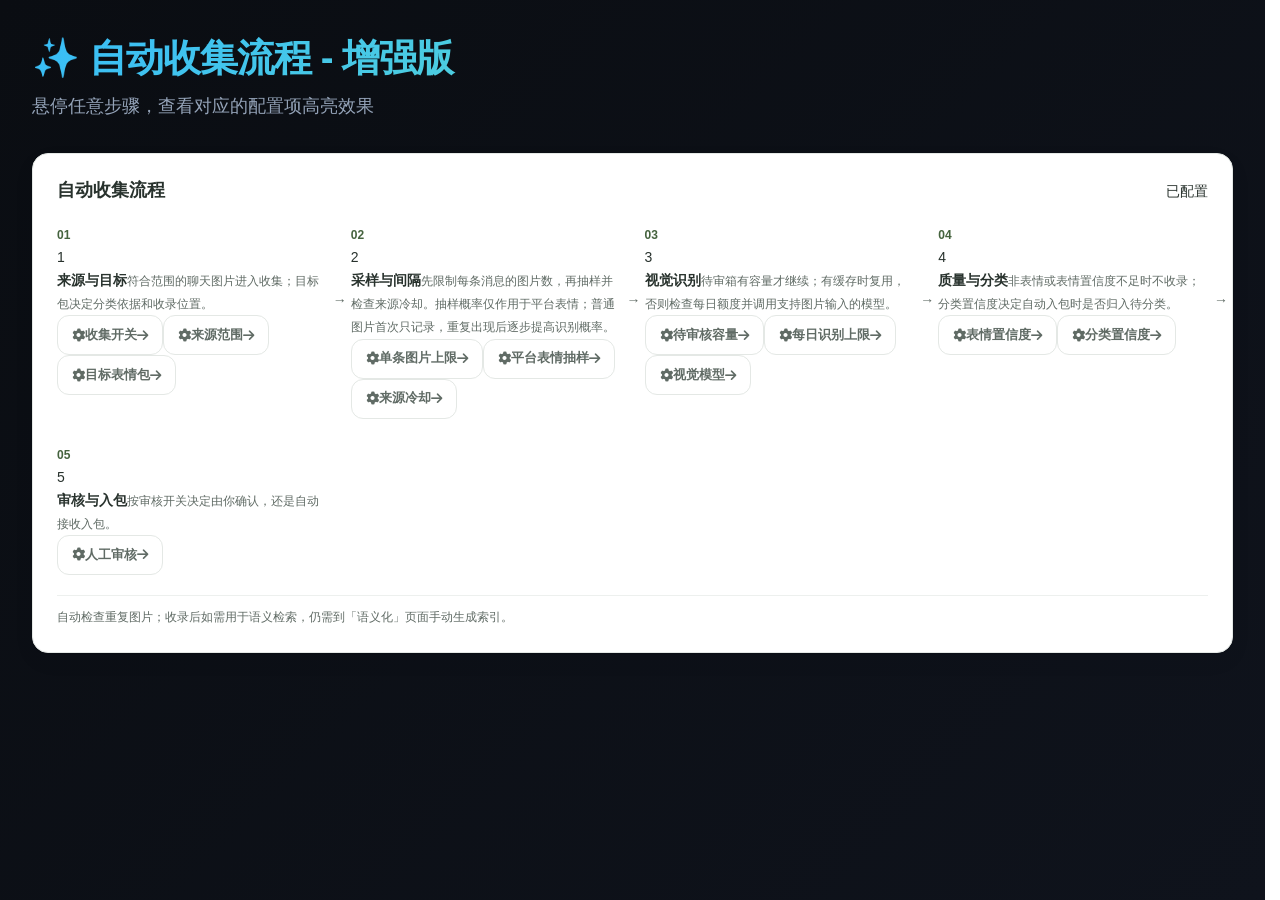
<file: pages/preview-collection-workflow.html>
<!doctype html>
<html lang="zh-CN">
  <head>
    <meta charset="UTF-8" />
    <meta name="viewport" content="width=device-width, initial-scale=1.0" />
    <title>自动收集流程预览</title>
    <link rel="stylesheet" href="app/shared/fa.min.css" />
    <link rel="stylesheet" href="app/shared/ui.css" />
    <link rel="stylesheet" href="app/settings/style.css" />
    <style>
      body {
        margin: 0;
        padding: 2rem;
        background: linear-gradient(135deg, #0a0d12 0%, #0f131c 100%);
        min-height: 100vh;
      }
      .preview-container {
        max-width: 1400px;
        margin: 0 auto;
      }
      .preview-header {
        margin-bottom: 2rem;
        color: #f8fafc;
      }
      .preview-header h1 {
        font-size: clamp(1.75rem, 3vw, 2.5rem);
        margin: 0 0 0.5rem;
        background: linear-gradient(135deg, #38bdf8 0%, #6ee7b7 100%);
        -webkit-background-clip: text;
        -webkit-text-fill-color: transparent;
        background-clip: text;
      }
      .preview-header p {
        color: #94a3b8;
        font-size: 1.1rem;
      }
    </style>
  </head>
  <body>
    <div class="preview-container">
      <div class="preview-header">
        <h1>✨ 自动收集流程 - 增强版</h1>
        <p>悬停任意步骤，查看对应的配置项高亮效果</p>
      </div>

      <section class="panel mode-workflow">
        <div class="workflow-heading">
          <h3>自动收集流程</h3>
          <span class="workflow-state">已配置</span>
        </div>
        <ol id="collection-workflow-steps" class="workflow-steps" aria-label="自动收集流程"></ol>
        <p class="workflow-fallback">
          自动检查重复图片；收录后如需用于语义检索，仍需到「语义化」页面手动生成索引。
        </p>
      </section>
    </div>

    <script>
      const collectionSteps = [
        [
          "来源与目标",
          "符合范围的聊天图片进入收集；目标包决定分类依据和收录位置。",
          "collect",
          [
            ["enabled", "收集开关"],
            ["scope", "来源范围"],
            ["target_pack_id", "目标表情包"],
          ],
        ],
        [
          "采样与间隔",
          "先限制每条消息的图片数，再抽样并检查来源冷却。抽样概率仅作用于平台表情；普通图片首次只记录，重复出现后逐步提高识别概率。",
          "collect-limits",
          [
            ["max_images_per_message", "单条图片上限"],
            ["sampling_probability", "平台表情抽样"],
            ["cooldown_seconds", "来源冷却"],
          ],
        ],
        [
          "视觉识别",
          "待审箱有容量才继续；有缓存时复用，否则检查每日额度并调用支持图片输入的模型。",
          "collect-recognition",
          [
            ["pending_limit", "待审核容量"],
            ["daily_recognition_limit", "每日识别上限"],
            ["vision_provider_id", "视觉模型"],
          ],
        ],
        [
          "质量与分类",
          "非表情或表情置信度不足时不收录；分类置信度决定自动入包时是否归入待分类。",
          "collect-quality",
          [
            ["min_meme_confidence", "表情置信度"],
            ["min_category_confidence", "分类置信度"],
          ],
        ],
        [
          "审核与入包",
          "按审核开关决定由你确认，还是自动接收入包。",
          "collect-review",
          [["manual_review", "人工审核"]],
        ],
      ];

      for (const [index, [title, description, group, settings]] of collectionSteps.entries()) {
        const stepNumber = index + 1;
        const item = document.createElement("li");
        item.dataset.step = stepNumber;
        const node = document.createElement("div");
        node.className = "workflow-node collection-workflow-node";
        const badge = document.createElement("div");
        badge.className = "workflow-step-badge";
        badge.textContent = stepNumber;
        const heading = document.createElement("strong");
        heading.textContent = title;
        const detail = document.createElement("span");
        detail.textContent = description;
        node.append(badge, heading, detail);
        const links = document.createElement("div");
        links.className = "collection-workflow-links";
        links.dataset.step = stepNumber;
        for (const [path, label] of settings) {
          const button = document.createElement("button");
          button.type = "button";
          button.className = "ghost";
          button.dataset.workflowTarget = group;
          button.dataset.workflowField = `auto_collect.${path}`;
          const icon = document.createElement("i");
          icon.className = "fas fa-gear";
          icon.setAttribute("aria-hidden", "true");
          button.append(icon, document.createTextNode(` ${label}`));
          const arrow = document.createElement("i");
          arrow.className = "fas fa-arrow-right";
          arrow.style.marginLeft = "auto";
          arrow.setAttribute("aria-hidden", "true");
          button.append(arrow);
          links.append(button);
        }
        node.append(links);
        item.append(node);
        document.getElementById("collection-workflow-steps").append(item);
      }
    </script>
  </body>
</html>
</file>
<file: docs/style.css>
@charset "UTF-8";
:root{--bg:#f7f9f8;--paper:#fff;--ink:#203333;--muted:#778282;--accent:#168b88;--line:#e3e9e6;--soft:#eaf3ef;--radius:16px;font-family:Inter,"Segoe UI","PingFang SC","Microsoft YaHei",sans-serif;color:var(--ink);background:var(--bg);font-synthesis:none}
*{box-sizing:border-box}html{scroll-behavior:smooth;scroll-padding-top:92px}body{margin:0}button,input,select{font:inherit}button,a,input,select{-webkit-tap-highlight-color:transparent}button,a{touch-action:manipulation}button{cursor:pointer}a{color:inherit;text-decoration:none}button{color:inherit}button:disabled{cursor:wait;opacity:.55}button:focus-visible,a:focus-visible,input:focus-visible,select:focus-visible{outline:3px solid #66bdb4;outline-offset:4px}img{display:block;max-width:100%}svg{fill:none;stroke:currentColor;stroke-width:1.8;stroke-linecap:round}h1,h2,h3,p{margin:0}button{border:0}main,.site-header,footer{max-width:1240px;margin:auto;padding-inline:32px}.site-header{height:88px;display:flex;align-items:center;justify-content:space-between;border-bottom:1px solid var(--line)}.brand{display:flex;gap:12px;align-items:center;font-size:17px;letter-spacing:-.4px;font-weight:700}.brand img{border-radius:12px}.brand strong{font-weight:500;margin-left:5px}.site-header nav{display:flex;align-items:center;gap:32px;font-size:14px;color:#657270}.site-header nav a:hover{color:var(--accent)}.nav-active{color:var(--accent)!important}.github-link{border:1px solid #d9e1dd;border-radius:8px;padding:9px 14px;color:var(--ink)}.hero{min-height:456px;display:grid;grid-template-columns:1.1fr 1fr;align-items:center;gap:45px;padding-block:55px 47px}.eyebrow{font-size:10px;letter-spacing:2px;font-weight:700;color:var(--accent);display:flex;align-items:center;gap:8px}.status-dot,.note-dot{display:inline-block;width:6px;height:6px;background:var(--accent);border-radius:50%}h1{position:relative;font-size:52px;line-height:1.3;letter-spacing:-2px;margin:21px 0 16px;font-weight:800}.accent{color:var(--accent)}.spark{width:38px;height:38px;color:#e7ae45;margin-left:15px;vertical-align:top;transform:rotate(12deg);stroke-width:2.8}.hero-description{font-size:15px;line-height:1.9;color:#71817c;letter-spacing:.5px}.hero-actions{display:flex;align-items:center;gap:25px;margin:26px 0 25px}.button{display:inline-flex;justify-content:center;align-items:center;gap:22px;border-radius:9px;padding:13px 20px;font-size:13px;font-weight:600;transition:background .2s,transform .2s}.button:hover{transform:translateY(-2px)}.primary{background:var(--accent);color:#fff;box-shadow:0 5px 12px #168b8817}.primary:hover{background:#107874}.secondary{background:#fff;border:1px solid #d9e3dc}.text-link{font-size:13px;color:#546f64}.text-link:hover{color:var(--accent)}.hero-meta{display:flex;gap:22px;align-items:center;color:#89948f;font-size:11px}.hero-meta strong{color:#415b50;font-size:17px;margin-right:3px}.open-label{border-left:1px solid #d6dfd8;padding-left:22px}.hero-art{position:relative;min-height:356px;display:flex;align-items:center;justify-content:center}.art-orbit{position:absolute;width:345px;height:345px;border:1px dashed #cadbd2;border-radius:50%;transform:scaleX(1.25) rotate(-25deg)}.hero-sticker{background:#fff;border:8px solid #fff;border-radius:22px;box-shadow:0 14px 40px #426b4b16;transform:rotate(7deg);width:280px;position:relative}.hero-sticker img{border-radius:15px;width:100%;height:auto}.sticker-caption{display:flex;justify-content:space-between;align-items:center;padding:14px 8px 7px;font-size:12px;letter-spacing:1px}.sticker-caption span{color:var(--accent)}.floating-note{position:absolute;padding:12px 16px;border-radius:10px;background:white;box-shadow:0 4px 24px #3b684513;font-size:12px;color:#52685d;white-space:nowrap}.note-top{top:20px;left:2%;transform:rotate(-7deg);background:#fff9e8}.note-bottom{bottom:14px;right:0;transform:rotate(-4deg);display:flex;align-items:center;gap:10px}.art-doodle{position:absolute;color:#ddb361}.doodle-one{font-size:42px;right:20px;top:36px;transform:rotate(20deg)}.doodle-two{font-size:40px;bottom:26px;left:12px;color:#8bb4a1}.catalog{border-top:1px solid var(--line);padding-top:35px}.section-heading{display:flex;justify-content:space-between;align-items:end;margin-bottom:24px}.section-heading .eyebrow{font-size:9px;letter-spacing:1.5px;margin-bottom:9px;color:#8b9b91}h2{font-size:26px;letter-spacing:-.8px}.section-heading>p{color:#8b948f;font-size:12px;margin-bottom:5px}.count-bubble{font-size:12px;color:#6f8c7e;font-weight:500;background:#e6efea;padding:4px 9px;vertical-align:middle;border-radius:6px;margin-left:7px}.toolbar{display:flex;gap:12px}.search-box{display:flex;align-items:center;flex:1;border:1px solid var(--line);background:white;border-radius:10px;padding:0 16px;gap:10px;min-height:47px}.search-box:focus-within{border-color:#82b8a8;box-shadow:0 0 0 3px #168b8809}.search-box svg{width:19px;height:19px;color:#91a197}.search-box input{width:100%;background:none;border:0;outline:none;font-size:13px;color:var(--ink);padding-block:13px}.search-box input::placeholder{color:#9aa59e}.search-box kbd{font-size:11px;color:#9ca69e;padding:2px 6px;border:1px solid var(--line);border-radius:4px}.sort-box select{height:47px;border:1px solid var(--line);border-radius:10px;background:white;padding:0 35px 0 16px;font-size:12px;color:#607169}.filter-line{display:flex;justify-content:space-between;align-items:center;margin-top:20px;gap:15px}.filters{display:flex;gap:7px}.filter{font-size:12px;padding:9px 14px;border-radius:7px;background:transparent;color:#738279;transition:.2s}.filter span{margin-left:6px;font-size:11px;opacity:.65}.filter:hover{background:#edf2ee}.filter.active{background:#e2efea;color:#237e67;font-weight:600}.type-filter{color:#839087;font-size:11px;display:flex;align-items:center;gap:10px}.type-filter select{background:transparent;border:0;color:#53685c;padding:5px;font-size:12px}.result-line{display:flex;justify-content:space-between;align-items:center;font-size:11px;color:#99a299;margin:20px 0 16px}.refresh{background:none;font-size:12px;color:#819184;display:flex;gap:5px;align-items:center}.refresh:hover{color:var(--accent)}.pack-grid{display:grid;grid-template-columns:repeat(4,minmax(0,1fr));gap:22px}.pack-card{border:1px solid #e4eae4;background:white;border-radius:12px;overflow:hidden;transition:transform .2s,box-shadow .2s,border-color .2s;position:relative;min-width:0}.pack-card:hover{transform:translateY(-4px);box-shadow:0 9px 28px #284c3510;border-color:#c4d8cb}.cover-button{display:block;width:100%;padding:0;position:relative;aspect-ratio:1.55;background:#edf2ef;overflow:hidden}.cover-button img{width:100%;height:100%;object-fit:cover;transition:transform .4s}.cover-button:hover img{transform:scale(1.035)}.cover-button:focus-visible{outline-offset:-4px}.cover-badge{position:absolute;top:12px;left:12px;z-index:1;font-size:10px;padding:5px 8px;background:#fffffff0;border-radius:5px;box-shadow:0 2px 7px #2338290a;color:#39795e}.cover-badge.community{color:#826b57}.fallback-cover{width:100%;height:100%;display:flex;flex-direction:column;justify-content:center;align-items:center;gap:9px;color:#759f91;background:linear-gradient(135deg,#edf5ef,#e1eeea);font-size:12px}.fallback-cover b{font-size:38px;font-weight:400}.card-body{padding:17px}.card-title{font-size:15px;line-height:1.5;letter-spacing:-.3px;font-weight:650;display:block;background:none;padding:0;text-align:left;white-space:nowrap;text-overflow:ellipsis;overflow:hidden;max-width:100%}.card-title:hover{color:var(--accent)}.card-description{font-size:11px;line-height:1.85;color:#939b95;margin-top:8px;height:41px;display:-webkit-box;-webkit-line-clamp:2;-webkit-box-orient:vertical;overflow:hidden}.card-tags{display:flex;gap:5px;align-items:center;margin:13px 0 17px;min-height:20px;overflow:hidden}.tag{font-size:9px;color:#7b8a7d;background:#f1f5f1;padding:4px 7px;border-radius:4px;white-space:nowrap}.card-bottom{border-top:1px solid #f0f3ef;padding-top:12px;display:flex;align-items:center;justify-content:space-between;gap:6px}.maintainer{font-size:10px;color:#829086;text-overflow:ellipsis;overflow:hidden;white-space:nowrap}.maintainer:before{content:'◉';color:#a8bcb0;margin-right:5px}.detail-button{font-size:10px;color:#518268;background:none;white-space:nowrap;padding:3px 0 3px 7px}.detail-button:hover{color:var(--accent)}.sync-status{color:#9ca79d;font-size:10px;text-align:center;margin:25px 0 40px;line-height:1.6}.guide{border-top:1px solid var(--line);display:grid;grid-template-columns:1fr 1.5fr;gap:70px;padding:45px 15px 40px}.guide-intro h2{margin:13px 0 20px;line-height:1.5}.steps{padding:0;margin:0;list-style:none;display:grid;gap:23px}.steps li{display:flex;align-items:start;gap:20px}.steps li>span{font-size:14px;color:#94b3a2;padding-top:1px;font-weight:600}.steps h3{font-size:14px;font-weight:600}.steps p{font-size:12px;color:#849086;margin-top:6px;line-height:1.8}.contribute{border:1px solid #e2e9dc;background:#eef3e9;border-radius:14px;padding:28px 32px;display:flex;justify-content:space-between;align-items:center;margin-bottom:45px;gap:20px}.contribute>div{position:relative;padding-left:48px}.tiny-star{position:absolute;left:0;top:4px;font-size:30px;color:#8ba97b}.contribute h2{font-size:18px}.contribute p{font-size:12px;color:#849077;margin-top:8px}.contribute .button{background:#fafcf8;white-space:nowrap}.site-header,footer{max-width:1176px;padding-inline:0}footer{display:flex;justify-content:space-between;gap:15px;align-items:center;padding-block:25px 32px;border-top:1px solid var(--line);font-size:10px;color:#92a093}.footer-brand{font-size:12px;font-weight:700;color:#637968}dialog{border:1px solid #e0e8e1;border-radius:20px;padding:0;max-width:920px;width:calc(100% - 40px);max-height:90vh;overflow:auto;color:var(--ink);background:var(--bg);box-shadow:0 30px 100px #173b2633}dialog::backdrop{background:#152c2a88;backdrop-filter:blur(4px)}body:has(dialog[open]){overflow:hidden}.close-dialog{position:absolute;right:14px;top:14px;border:1px solid var(--line);border-radius:50%;background:#fffffff0;width:34px;height:34px;font-size:25px;z-index:2}.detail-layout{display:grid;grid-template-columns:1fr 1fr}.detail-visual{padding:30px;background:#ebf0ec;display:flex;flex-direction:column;align-items:center;justify-content:center;gap:15px;min-width:0}.detail-visual img{width:100%;height:320px;object-fit:contain;border-radius:10px}.preview-switch{display:flex;align-items:center;gap:16px;font-size:12px;color:#738675}.preview-switch button{border:1px solid #d5dfd6;border-radius:50%;width:30px;height:30px;background:white}.detail-info{padding:45px 30px 30px;min-width:0}.detail-info h2{font-size:25px;line-height:1.45;margin:12px 0}.detail-info>.description{font-size:12px;line-height:1.85;color:#6e7e72;white-space:pre-wrap;overflow-wrap:anywhere}.detail-info .card-tags{flex-wrap:wrap}.detail-source{margin:20px 0;padding:14px;background:#fff;border:1px solid var(--line);border-radius:8px;display:grid;grid-template-columns:50px 1fr;gap:9px;font-size:11px}.detail-source dt{color:#9ba599}.detail-source dd{margin:0;overflow-wrap:anywhere;color:#526b57}.license{font-size:11px;line-height:1.75;color:#8c978c;overflow-wrap:anywhere}.detail-actions{display:flex;flex-wrap:wrap;gap:8px;margin-top:20px}.detail-actions .button{font-size:11px;padding:10px 12px;gap:10px}.install-help{font-size:11px;line-height:1.8;color:#8b988a;margin-top:16px}.review-state{font-size:10px;color:#387f61;background:#e3eee6;padding:5px 9px;border-radius:4px}.review-state.pending{background:#f5ecdf;color:#a47e49}.empty-state{text-align:center;padding:65px 20px;color:#7f9586}.empty-state>span{font-size:35px}.empty-state h3{font-size:18px;margin:16px 0 10px}.empty-state p{font-size:13px;margin-bottom:23px}.empty-state[hidden],.toast[hidden]{display:none}.toast{position:fixed;bottom:30px;left:50%;transform:translateX(-50%);background:#234d40;color:#fff;padding:13px 24px;border-radius:9px;font-size:13px;z-index:10;box-shadow:0 5px 25px #163a2526;max-width:90%;text-align:center}.sr-only{position:absolute;width:1px;height:1px;padding:0;margin:-1px;overflow:hidden;clip:rect(0,0,0,0);white-space:nowrap;border:0}.skip-link{position:fixed;top:-100px;left:20px;background:#fff;padding:12px;z-index:20}.skip-link:focus{top:10px}.noscript{text-align:center;padding:25px}.skeleton{height:310px;background:linear-gradient(110deg,#e9efeb 25%,#f0f4f1 40%,#e9efeb 60%);background-size:200% 100%;animation:shimmer 2s infinite;border-radius:12px}@keyframes shimmer{to{background-position:-200% 0}}
@media(min-width:1450px){.hero{min-height:490px}.hero-art{transform:scale(1.05)}}
@media(max-width:1250px){.site-header,footer{margin-inline:32px}.hero{gap:20px}.open-label{display:none}}
@media(max-width:950px){.pack-grid{grid-template-columns:repeat(3,minmax(0,1fr));gap:16px}h1{font-size:44px}.hero-sticker{width:230px}.art-orbit{width:270px;height:270px}.floating-note{font-size:10px;padding:10px}.hero-art{min-height:320px}.hero-actions{gap:15px}.hero-actions .text-link{font-size:11px}.guide{gap:35px}.contribute h2{font-size:16px}}
@media(max-width:700px){main{padding-inline:20px}.site-header,footer{margin-inline:20px}.site-header{height:72px}.brand{font-size:14px;gap:8px}.brand img{width:34px;height:34px}.brand strong{font-size:12px}.site-header nav{gap:15px;font-size:12px}.site-header nav a:first-child{display:none}.github-link{padding:7px 9px}.hero{gap:0;min-height:0;grid-template-columns:1fr;padding:38px 0 28px}.hero-copy{text-align:center}.hero-copy .eyebrow,.hero-actions,.hero-meta{justify-content:center}h1{font-size:44px;margin-block:18px 12px}.hero-description{font-size:13px}.hero-actions{margin:22px 0}.hero-art{margin:35px 20px 0;min-height:290px}.hero-sticker{width:225px}.note-top{left:7%;top:5px}.note-bottom{right:4%;bottom:4px}.doodle-one{right:8%}.doodle-two{left:10%;bottom:0}.catalog{padding-top:26px}.section-heading>p{display:none}h2{font-size:23px}.toolbar{gap:8px}.sort-box select{padding-inline:9px;width:104px;font-size:11px}.search-box{padding-inline:11px;min-width:0}.search-box input{font-size:12px}.search-box kbd{display:none}.filter-line{align-items:start;gap:8px}.filters{gap:1px}.filter{font-size:11px;padding:8px 9px}.filter span{display:none}.type-filter{font-size:0;gap:0}.type-filter select{max-width:96px;font-size:11px}.pack-grid{grid-template-columns:repeat(2,minmax(0,1fr));gap:12px}.cover-button{aspect-ratio:1.25}.card-body{padding:12px}.card-title{font-size:13px}.card-description{font-size:10px;line-height:1.8;height:36px}.card-tags{margin:10px 0 12px;gap:4px}.tag{font-size:8px;padding:3px 5px}.cover-badge{top:8px;left:8px;font-size:9px;padding:4px 6px}.card-bottom{padding-top:10px}.maintainer{max-width:85px;font-size:9px}.detail-button{font-size:9px}.guide{grid-template-columns:1fr;padding:30px 4px;gap:28px}.guide-intro h2 br{display:none}.guide-intro h2{font-size:22px;margin-block:12px}.steps{gap:20px}.contribute{padding:23px 20px;flex-direction:column;align-items:start;margin-bottom:30px;gap:20px}.contribute>div{padding-left:33px}.tiny-star{font-size:24px}.contribute h2{font-size:15px}.contribute p{font-size:11px;line-height:1.8}.contribute .button{margin-left:33px;font-size:11px}footer{flex-wrap:wrap;justify-content:space-between;line-height:1.8}footer p{order:3;width:100%}.detail-layout{grid-template-columns:1fr}.detail-visual{padding:25px 35px 15px}.detail-visual img{height:220px}.detail-info{padding:25px}.detail-info h2{font-size:23px}dialog{width:calc(100% - 24px);max-height:92vh}.close-dialog{position:sticky;float:right;margin:12px 12px -46px 0;top:12px}.sync-status{margin-bottom:25px}}
.card-description{color:#6f7d74}.maintainer{color:#6e7f73}.tag{color:#617367}.sync-status,.result-line{color:#728276}.license,.install-help{color:#657969}.copy-fallback{width:100%;min-height:84px;border:1px solid var(--line);border-radius:8px;padding:10px;font:12px/1.7 monospace;resize:vertical}.detail-image{width:100%}
@media(max-width:700px){.art-orbit{width:260px;height:260px;transform:rotate(-25deg)}}
@media(prefers-reduced-motion:reduce){*,*:before,*:after{animation:none!important;transition:none!important;scroll-behavior:auto!important}}
</file>
<file: pages/manage/style.css>
:root {
  --primary-color: #2ecc71;
  --secondary-color: #3498db;
  --success: #27ae60;
  --warning: #f1c40f;
  --danger: #e74c3c;
  --text-primary: #2c3e50;
  --text-secondary: #7f8c8d;
  --bg-light: #f8f9fa;
  --border-color: #ecf0f1;
  --radius-lg: 12px;
  --radius-md: 8px;
  --shadow-sm: 0 2px 8px rgba(0, 0, 0, 0.1);
  --shadow-md: 0 4px 16px rgba(0, 0, 0, 0.08);
  --transition: all 0.3s cubic-bezier(0.4, 0, 0.2, 1);
}

/* 基础重置 */
* {
  box-sizing: border-box;
  margin: 0;
  padding: 0;
}

/* 布局系统 */
.container {
  display: grid;
  grid-template-columns: 280px 1fr;
  gap: 2rem;
  max-width: 1400px;
  margin: 0 auto;
  padding: 1.5rem;
}

/* 侧边栏优化 */
#sidebar {
  position: sticky;
  top: 2rem;
  height: calc(100vh - 3rem);
  background: rgba(255, 255, 255, 0.98);
  border-radius: var(--radius-lg);
  padding: 1.5rem;
  box-shadow: var(--shadow-md);
  backdrop-filter: blur(12px);
  display: flex;
  flex-direction: column;
}

#sidebar h2 {
  font-size: 1.25rem;
  color: var(--text-primary);
  display: flex;
  align-items: center;
  gap: 0.75rem;
  margin-bottom: 1.5rem;
}

#sidebar-list {
  flex: 1;
  overflow-y: auto;
}

#sidebar-list li a {
  display: flex;
  align-items: center;
  gap: 0.75rem;
  padding: 0.75rem 1rem;
  border-radius: var(--radius-md);
  background: var(--bg-light);
  color: var(--text-secondary);
  transition: var(--transition);
}

#sidebar-list li a:hover {
  background: var(--primary-color);
  color: white;
  transform: translateX(4px);
}

/* 主要内容区域 */
#content {
  background: rgba(255, 255, 255, 0.98);
  border-radius: var(--radius-lg);
  padding: 2rem;
  box-shadow: var(--shadow-md);
  min-height: calc(100vh - 3rem);
}

/* 按钮系统 */
button {
  display: inline-flex;
  align-items: center;
  gap: 0.75rem;
  padding: 0.75rem 1.5rem;
  border: none;
  border-radius: var(--radius-md);
  background: var(--primary-color);
  color: white;
  cursor: pointer;
  transition: var(--transition);
}

button:hover {
  filter: brightness(1.1);
  transform: translateY(-1px);
  box-shadow: var(--shadow-sm);
}

button.secondary {
  background: var(--secondary-color);
}

button.danger {
  background: var(--danger);
}

/* 同步面板 */
.sync-panel {
  background: var(--bg-light);
  border-radius: var(--radius-lg);
  padding: 1.5rem;
  margin-bottom: 1.5rem;
}

.sync-header {
  display: flex;
  align-items: center;
  gap: 1rem;
  margin-bottom: 1.5rem;
}

.sync-status-indicator {
  width: 12px;
  height: 12px;
  border-radius: 50%;
  background: var(--warning);
  box-shadow: 0 0 8px var(--warning);
}

.sync-status-indicator.synced {
  background: var(--success);
}

/* 表情包分类 */
.category {
  background: white;
  border-radius: var(--radius-lg);
  padding: 1.5rem;
  margin-bottom: 1.5rem;
  box-shadow: var(--shadow-sm);
  transition: box-shadow 0.3s ease;
}

.category:hover {
  box-shadow: var(--shadow-md);
}

.emoji-list {
  display: grid;
  grid-template-columns: repeat(auto-fill, minmax(140px, 1fr));
  gap: 1rem;
  margin-top: 1rem;
}

.emoji-item {
  aspect-ratio: 1/1;
  background-size: cover;
  border-radius: var(--radius-md);
  overflow: hidden;
  position: relative;
  transition: var(--transition);
}

.emoji-item:hover {
  transform: scale(1.03);
}

/* 上传区块 */
.upload-emoji {
  border: 2px dashed var(--border-color);
  background: rgba(255, 255, 255, 0.9);
  display: flex;
  flex-direction: column;
  align-items: center;
  justify-content: center;
  gap: 0.5rem;
  color: var(--text-secondary);
  transition: var(--transition);
}

.upload-emoji:hover {
  border-color: var(--primary-color);
  background: rgba(46, 204, 113, 0.05);
}

/* 表单元素 */
input[type="text"],
input[type="file"] {
  padding: 0.75rem 1rem;
  border: 1px solid var(--border-color);
  border-radius: var(--radius-md);
  width: 100%;
  transition: var(--transition);
}

input:focus {
  outline: none;
  border-color: var(--primary-color);
  box-shadow: 0 0 0 3px rgba(46, 204, 113, 0.25);
}

/* 删除按钮 */
.delete-btn {
  position: absolute;
  top: 8px;
  right: 8px;
  width: 24px;
  height: 24px;
  background: var(--danger);
  display: none;
  align-items: center;
  justify-content: center;
  border-radius: 50%;
  color: white;
}

.emoji-item:hover .delete-btn {
  display: flex;
}

/* 响应式设计 */
@media (max-width: 768px) {
  .container {
    grid-template-columns: 1fr;
    padding: 1rem;
  }

  #sidebar {
    position: static;
    height: auto;
  }

  .emoji-list {
    grid-template-columns: repeat(3, 1fr);
  }
}

/* 动画效果 */
@keyframes spin {
  to {
    transform: rotate(360deg);
  }
}

.fa-spinner {
  animation: spin 1s linear infinite;
}

@keyframes fadeIn {
  from {
    opacity: 0;
    transform: translateY(10px);
  }
  to {
    opacity: 1;
    transform: translateY(0);
  }
}

.category {
  animation: fadeIn 0.4s ease forwards;
}

.container {
  display: flex;
}

/* 侧边栏 */
#sidebar {
  width: 200px;
  position: sticky;
  top: 0;
  height: 100vh;
  background-color: rgba(255, 255, 255, 0.8);
  border-right: 1px solid rgba(0, 0, 0, 0.1);
  padding: 20px;
  overflow-y: auto;
  border-radius: 12px;
  backdrop-filter: blur(8px);
  -webkit-backdrop-filter: blur(8px);
  box-shadow: 0 4px 12px rgba(0, 0, 0, 0.1);
}

/* 目录标题样式 */
#sidebar h2 {
  font-size: 18px;
  margin-top: 0;
  color: #495057;
}

/* 目录列表样式 */
#sidebar-list {
  list-style-type: none;
  padding: 0;
  margin: 0;
}

/* 目录项目的样式 */
#sidebar-list li {
  margin: 10px 0;
}

#sidebar-list li a {
  display: block;
  padding: 10px;
  background: rgba(255, 255, 255, 0.6);
  border-radius: 12px;
  color: #495057;
  text-decoration: none;
  transition: background-color 0.3s ease, transform 0.3s ease;
  backdrop-filter: blur(6px);
  -webkit-backdrop-filter: blur(6px);
}

#sidebar-list li a:hover {
  background-color: rgba(76, 175, 80, 0.2);
  transform: scale(1.05);
  color: #4caf50;
}

#sidebar-list a {
  text-decoration: none;
  color: #333;
  transition: color 0.3s ease;
}

#sidebar-list a:hover {
  color: #4caf50;
}

/* 主要内容区域 */
#content {
  flex: 1;
  padding: 20px;
  background: rgba(255, 255, 255, 0.8);
  border-radius: 12px;
  backdrop-filter: blur(8px);
  -webkit-backdrop-filter: blur(8px);
  box-shadow: 0 4px 12px rgba(0, 0, 0, 0.1);
}

/* 页面背景和文字样式 */
body {
  font-family: Arial, sans-serif;
  background: linear-gradient(45deg, #f8f9fa 0%, #e9ecef 100%);
  margin: 0;
  padding: 20px;
}

h1 {
  text-align: center;
  color: #333;
}

button {
  padding: 10px 20px;
  background-color: #4caf50;
  color: white;
  border: none;
  cursor: pointer;
  margin: 10px;
  border-radius: 4px;
  transition: background-color 0.3s ease;
}

button:hover {
  background-color: #45a049;
}

#emoji-categories {
  margin-top: 20px;
}

.category {
  margin-bottom: 30px;
  padding: 20px;
  background-color: #fff;
  border-radius: 8px;
  box-shadow: 0 2px 4px rgba(0, 0, 0, 0.1);
}

.category h3 {
  margin: 0;
  font-size: 1.2em;
  color: #333;
}

.category-description {
  margin: 0;
  color: #666;
  font-size: 0.9em;
  line-height: 1.4;
  margin-bottom: 10px;
}

.emoji-list {
  display: flex;
  flex-wrap: wrap;
  gap: 10px;
}

.emoji-item {
  width: 120px;
  height: 120px;
  background-size: cover;
  background-position: center;
  border: 1px solid #ccc;
  cursor: pointer;
  position: relative;
  border-radius: 8px;
  overflow: hidden;
  --drag-progress: 0deg;
  transition:
    transform 0.3s ease,
    box-shadow 0.3s ease,
    border-color 0.2s ease,
    filter 0.2s ease;
}

.emoji-item:hover {
  transform: scale(1.05);
  box-shadow: 0 4px 12px rgba(0, 0, 0, 0.2);
}

.drag-progress-indicator {
  position: absolute;
  right: 10px;
  bottom: 10px;
  z-index: 2;
  width: 52px;
  height: 52px;
  display: flex;
  align-items: center;
  justify-content: center;
  opacity: 0;
  transform: scale(0.82);
  transition:
    opacity 0.18s ease,
    transform 0.18s ease;
  pointer-events: none;
}

.drag-progress-ring {
  position: absolute;
  inset: 0;
  border-radius: 50%;
  background:
    conic-gradient(
      #2ecc71 var(--drag-progress),
      rgba(15, 23, 42, 0.18) 0deg
    );
  box-shadow:
    0 8px 18px rgba(15, 23, 42, 0.22),
    inset 0 0 0 1px rgba(255, 255, 255, 0.25);
  -webkit-mask:
    radial-gradient(
      farthest-side,
      transparent calc(100% - 7px),
      #000 calc(100% - 6px)
    );
  mask:
    radial-gradient(
      farthest-side,
      transparent calc(100% - 7px),
      #000 calc(100% - 6px)
    );
}

.drag-progress-center {
  position: absolute;
  inset: 9px;
  border-radius: 50%;
  display: flex;
  align-items: center;
  justify-content: center;
  background:
    radial-gradient(circle at 30% 30%, rgba(255, 255, 255, 0.94), rgba(231, 244, 255, 0.84));
  color: #123b29;
  font-size: 12px;
  font-weight: 800;
  letter-spacing: 0.02em;
  box-shadow: inset 0 0 0 1px rgba(46, 204, 113, 0.16);
}

.emoji-item.long-press-active .drag-progress-indicator,
.emoji-item.drag-ready .drag-progress-indicator {
  opacity: 1;
  transform: scale(1);
}

.delete-btn {
  display: none;
  position: absolute;
  top: -8px;
  right: -8px;
  background-color: rgba(255, 0, 0, 0.9);
  color: white;
  border: none;
  border-radius: 50%;
  width: 20px;
  height: 20px;
  font-size: 16px;
  cursor: pointer;
  transition: all 0.3s ease;
  align-items: center;
  justify-content: center;
  line-height: 1;
  flex-shrink: 0;
  box-sizing: border-box;
  padding: 0;
  box-shadow: 0 0 4px rgba(0, 0, 0, 0.2);
}

.emoji-item:hover .delete-btn {
  display: flex;
}

.delete-btn:hover {
  background-color: #ff4444;
  transform: scale(1.1);
}

/* 上传块样式 */
.upload-emoji {
  width: 120px;
  height: 120px;
  border: 2px dashed #ccc;
  display: flex;
  align-items: center;
  justify-content: center;
  cursor: pointer;
  background-color: #fafafa;
  color: #888;
  font-size: 12px;
  position: relative;
  border-radius: 8px;
  transition: background-color 0.3s ease, border-color 0.3s ease;
}

.upload-emoji.dragover {
  border-color: #4caf50;
  background-color: #e8f5e9;
}

input[type="text"],
input[type="file"] {
  padding: 10px;
  margin: 10px;
  width: 100%;
  max-width: 300px;
}

#add-category-form {
  margin: 10px 0;
}

#add-category-form input {
  margin-right: 10px;
}

.delete-category-btn {
  display: inline-flex;
  align-items: center;
  justify-content: center;
  width: 40px;
  min-width: 40px;
  height: 40px;
  padding: 0;
  background: linear-gradient(135deg, #e74c3c, #c0392b);
  color: white;
  border: none;
  border-radius: 10px;
  cursor: pointer;
  font-size: 14px;
  box-shadow: 0 10px 18px rgba(192, 57, 43, 0.2);
  transition:
    transform 0.2s ease,
    box-shadow 0.2s ease,
    background 0.2s ease;
}

.delete-category-btn:hover {
  background: linear-gradient(135deg, #d83b2c, #a93226);
  box-shadow: 0 12px 22px rgba(192, 57, 43, 0.26);
  transform: translateY(-1px);
}

.delete-category-btn .icon,
.delete-category-btn i {
  margin-right: 0;
}

.emoji-upload {
  width: 150px;
  height: 150px;
  flex-shrink: 0;
  display: flex;
  flex-direction: column;
  align-items: center;
  justify-content: center;
  gap: 8px;
  padding: 16px;
  border: 2px dashed rgba(52, 152, 219, 0.34);
  border-radius: 16px;
  cursor: pointer;
  background:
    linear-gradient(180deg, rgba(255, 255, 255, 0.96), rgba(240, 247, 255, 0.94));
  color: #2c3e50;
  text-align: center;
  transition:
    border-color 0.2s ease,
    background 0.2s ease,
    transform 0.2s ease,
    box-shadow 0.2s ease;
}

.emoji-upload:hover,
.emoji-upload:focus-visible {
  border-color: rgba(52, 152, 219, 0.7);
  background:
    linear-gradient(180deg, rgba(248, 252, 255, 0.98), rgba(228, 241, 255, 0.96));
  box-shadow: 0 14px 28px rgba(52, 152, 219, 0.14);
  transform: translateY(-2px);
  outline: none;
}

.emoji-upload.drag-active {
  border-color: #3498db;
  background:
    linear-gradient(180deg, rgba(231, 244, 255, 1), rgba(214, 235, 255, 0.98));
  box-shadow: 0 18px 36px rgba(52, 152, 219, 0.2);
  transform: translateY(-3px) scale(1.01);
}

.emoji-upload.uploading {
  cursor: progress;
  border-color: rgba(37, 99, 235, 0.5);
  background:
    linear-gradient(180deg, rgba(239, 246, 255, 0.98), rgba(219, 234, 254, 0.96));
  box-shadow: 0 16px 32px rgba(37, 99, 235, 0.16);
  transform: none;
}

.emoji-upload-icon {
  display: inline-flex;
  align-items: center;
  justify-content: center;
  width: 44px;
  height: 44px;
  border-radius: 999px;
  background: rgba(52, 152, 219, 0.12);
  color: #3498db;
  font-size: 18px;
}

.emoji-upload-title {
  font-size: 15px;
  font-weight: 700;
}

.emoji-upload-hint {
  font-size: 12px;
  line-height: 1.45;
  color: #6b7280;
}

.emoji-upload-meta {
  min-height: 16px;
  font-size: 11px;
  line-height: 1.4;
  color: #2563eb;
  font-weight: 700;
}

.emoji-upload-progress {
  width: 100%;
  height: 6px;
  overflow: hidden;
  border-radius: 999px;
  background: rgba(148, 163, 184, 0.22);
}

.emoji-upload-progress-bar {
  display: block;
  width: 0;
  height: 100%;
  border-radius: inherit;
  background: linear-gradient(90deg, #2563eb, #38bdf8);
  transition: width 0.22s ease;
}

/* 添加同步面板样式 */
.sync-panel {
  margin-top: 20px;
  padding: 15px;
  background: rgba(255, 255, 255, 0.6);
  border-radius: 12px;
  box-shadow: 0 2px 8px rgba(0, 0, 0, 0.1);
}

.sync-panel h3,
.sync-panel h4 {
  margin: 0 0 15px;
  color: #333;
}

.sync-panel h4 {
  margin-top: 15px;
}

.sync-control-buttons {
  margin-bottom: 15px;
}

.sync-buttons {
  display: flex;
  gap: 10px;
}

.sync-divider {
  margin: 20px 0;
  border: none;
  border-top: 1px solid #dee2e6;
}

.sync-provider-summary {
  margin-bottom: 12px;
  padding: 12px;
  border: 1px solid rgba(52, 152, 219, 0.12);
  border-radius: 10px;
  background: linear-gradient(180deg, rgba(248, 251, 255, 0.95), rgba(241, 247, 255, 0.92));
}

.sync-provider-summary p {
  margin: 0 0 8px;
  color: #4b5563;
}

.sync-provider-summary p:last-child {
  margin-bottom: 0;
}

.sync-provider-summary span {
  font-weight: 700;
  color: #1f2937;
}

#sync-status {
  margin-top: 10px;
  padding: 10px;
  background: #f8f9fa;
  border-radius: 4px;
}

#sync-status p {
  margin: 5px 0;
  color: #666;
}

.sync-buttons button {
  width: 100%;
  padding: 8px;
  font-size: 14px;
  margin: 0;
}

#check-sync-btn {
  background-color: #007bff;
}

#check-sync-btn:hover {
  background-color: #0056b3;
}

#upload-sync-btn {
  background-color: #28a745;
}

#upload-sync-btn:hover {
  background-color: #218838;
}

#download-sync-btn {
  background-color: #17a2b8;
}

#download-sync-btn:hover {
  background-color: #138496;
}

#force-upload-sync-btn {
  background-color: #dc2626;
}

#force-upload-sync-btn:hover {
  background-color: #b91c1c;
}

.sync-progress-message {
  display: flex;
  align-items: flex-start;
  gap: 8px;
  margin: 12px 0;
  padding: 10px 12px;
  border: 1px solid rgba(37, 99, 235, 0.18);
  border-radius: 8px;
  background: rgba(37, 99, 235, 0.08);
  color: #1d4ed8;
  line-height: 1.45;
}

.sync-progress-success {
  border-color: rgba(22, 163, 74, 0.22);
  background: rgba(22, 163, 74, 0.1);
  color: #15803d;
}

.sync-progress-warning {
  border-color: rgba(217, 119, 6, 0.22);
  background: rgba(217, 119, 6, 0.1);
  color: #b45309;
}

.sync-progress-error {
  border-color: rgba(220, 38, 38, 0.22);
  background: rgba(220, 38, 38, 0.1);
  color: #b91c1c;
}

/* 添加同步状态指示器 */
.sync-status-indicator {
  display: inline-block;
  width: 8px;
  height: 8px;
  border-radius: 50%;
  margin-right: 5px;
}

.sync-status-pending {
  background-color: #ffc107;
}

.sync-status-synced {
  background-color: #28a745;
}

.mapping-input {
  display: flex;
  gap: 10px;
  margin: 10px 0;
  padding: 10px;
  background-color: #fff3cd;
  border-radius: 4px;
}

.mapping-input input {
  flex: 1;
  padding: 5px;
  border: 1px solid #ddd;
  border-radius: 4px;
}

.mapping-input button {
  padding: 5px 10px;
  background-color: #28a745;
  color: white;
  border: none;
  border-radius: 4px;
  cursor: pointer;
}

.mapping-input button:hover {
  background-color: #218838;
}

.category-title-container {
  display: flex;
  align-items: center;
  gap: 10px;
  margin-bottom: 10px;
}

.edit-category-btn {
  padding: 4px 8px;
  font-size: 0.9em;
  background-color: #4caf50;
  color: white;
  border: none;
  border-radius: 4px;
  cursor: pointer;
}

.edit-category-btn:hover {
  background-color: #45a049;
}

.edit-category-container {
  display: flex;
  gap: 10px;
  margin-left: 10px;
}

.edit-category-container input {
  padding: 5px;
  border: 1px solid #ddd;
  border-radius: 4px;
}

.edit-category-container button {
  padding: 5px 10px;
  background-color: #2196f3;
  color: white;
  border: none;
  border-radius: 4px;
  cursor: pointer;
}

.edit-category-container button:hover {
  background-color: #1976d2;
}

/* 添加或修改以下样式 */
.left-panel {
  width: 250px;
  padding: 20px;
  background-color: #f5f5f5;
  border-right: 1px solid #ddd;
  display: flex;
  flex-direction: column;
  gap: 20px;
}

.sync-panel {
  background-color: white;
  padding: 15px;
  border-radius: 8px;
  box-shadow: 0 2px 4px rgba(0, 0, 0, 0.1);
}

.sync-panel h3 {
  margin-top: 0;
  margin-bottom: 15px;
  color: #333;
}

#sync-status {
  margin-bottom: 15px;
  padding: 10px;
  background-color: #f8f9fa;
  border-radius: 4px;
  font-size: 14px;
}

.sync-buttons {
  display: flex;
  flex-direction: column;
  gap: 8px;
}

.sync-buttons button {
  padding: 8px 12px;
  border: 1px solid #ddd;
  border-radius: 4px;
  background-color: #fff;
  cursor: pointer;
  transition: background-color 0.2s;
}

.sync-buttons button:hover {
  background-color: #f0f0f0;
}

#sidebar {
  background-color: white;
  padding: 15px;
  border-radius: 8px;
  box-shadow: 0 2px 4px rgba(0, 0, 0, 0.1);
}

#sidebar h2 {
  margin-top: 0;
  margin-bottom: 15px;
  color: #333;
}

#sidebar-list {
  margin: 0;
  padding: 0;
  list-style: none;
}

#sidebar-list li {
  margin-bottom: 10px;
}

#sidebar-list a {
  text-decoration: none;
  color: #333;
  display: block;
  padding: 8px;
  border-radius: 4px;
  transition: background-color 0.2s;
}

#sidebar-list a:hover {
  background-color: #f0f0f0;
}

.status-section {
  margin: 15px 0;
  padding: 10px;
  background: #f8f9fa;
  border-radius: 4px;
}

.status-section h4 {
  margin: 0 0 10px;
  color: #495057;
}

.status-section ul {
  margin: 0;
  padding: 0;
  list-style: none;
}

.status-section li {
  display: flex;
  justify-content: space-between;
  align-items: center;
  padding: 5px 0;
}

.action-buttons {
  display: flex;
  gap: 5px;
}

.sync-btn,
.restore-btn,
.remove-btn {
  padding: 4px 8px;
  font-size: 12px;
  border-radius: 4px;
  cursor: pointer;
}

.sync-btn {
  background-color: #28a745;
  color: white;
}

.restore-btn {
  background-color: #17a2b8;
  color: white;
}

.remove-btn {
  background-color: #dc3545;
  color: white;
}

.main-sync-btn {
  width: 100%;
  margin-top: 15px;
  padding: 8px;
  background-color: #007bff;
  color: white;
}

.retry-btn {
  background-color: #6c757d;
  color: white;
}

.category-header {
  display: flex;
  justify-content: space-between;
  align-items: center;
  margin-bottom: 10px;
}

.category-actions {
  display: flex;
  align-items: center;
  flex-wrap: wrap;
  gap: 8px;
}

.category-actions button {
  display: inline-flex;
  align-items: center;
  justify-content: center;
}

.icon-only-btn {
  flex: 0 0 auto;
}


.edit-buttons {
  display: flex;
  gap: 8px;
}

.save-edit-btn,
.cancel-edit-btn {
  padding: 4px 12px;
  border: none;
  border-radius: 4px;
  cursor: pointer;
}

.save-edit-btn {
  background-color: #28a745;
  color: white;
}

.cancel-edit-btn {
  background-color: #6c757d;
  color: white;
}

.edit-category-btn {
  background-color: #17a2b8;
  color: white;
  border: none;
  border-radius: 4px;
  padding: 4px 8px;
  cursor: pointer;
}

.hidden {
  display: none !important;
}

button:disabled {
  opacity: 0.55;
  cursor: not-allowed;
  transform: none !important;
  box-shadow: none !important;
  filter: none !important;
}

.page-toolbar {
  margin-bottom: 24px;
}

.selection-toolbar {
  display: flex;
  justify-content: space-between;
  align-items: center;
  gap: 16px;
  padding: 18px 20px;
  border: 1px solid rgba(220, 53, 69, 0.12);
  border-radius: 14px;
  background: linear-gradient(135deg, rgba(255, 250, 250, 0.98), rgba(255, 244, 240, 0.92));
}

.selection-toolbar-copy h2 {
  margin: 0 0 6px;
  font-size: 20px;
  color: #2c3e50;
}

.selection-toolbar-copy p {
  margin: 0;
  color: #6c757d;
}

.selection-toolbar-actions {
  display: flex;
  flex-wrap: wrap;
  justify-content: flex-end;
  gap: 10px;
}

.category-title-main {
  display: flex;
  flex-direction: column;
  gap: 6px;
}

.category-selection-summary {
  font-size: 12px;
  color: #6c757d;
}

.select-all-category-btn {
  background-color: #6f42c1;
  color: white;
}

.clear-category-btn {
  background-color: #c0392b;
  color: white;
}

.selection-indicator {
  position: absolute;
  top: 10px;
  left: 10px;
  z-index: 2;
  display: inline-flex;
  align-items: center;
  justify-content: center;
  width: 18px;
  height: 18px;
  margin: 0;
  padding: 0;
  appearance: none;
  -webkit-appearance: none;
  border: 2px solid rgba(255, 255, 255, 0.96);
  border-radius: 4px;
  background: rgba(15, 23, 42, 0.18);
  cursor: pointer;
  box-shadow:
    0 2px 8px rgba(15, 23, 42, 0.22),
    inset 0 0 0 1px rgba(15, 23, 42, 0.06);
  transition:
    background-color 0.16s ease,
    border-color 0.16s ease,
    transform 0.16s ease,
    box-shadow 0.16s ease;
}

.emoji-item.selection-mode {
  cursor: pointer;
  border-color: rgba(52, 152, 219, 0.45) !important;
}

.selection-indicator::after {
  content: "";
  width: 5px;
  height: 9px;
  border-right: 2px solid transparent;
  border-bottom: 2px solid transparent;
  transform: rotate(45deg) scale(0.8);
  transition:
    border-color 0.16s ease,
    transform 0.16s ease;
}

.emoji-item.selection-mode .delete-btn {
  display: none !important;
}

.emoji-item.selected {
  border-color: #3498db !important;
  box-shadow: 0 0 0 3px rgba(52, 152, 219, 0.22);
  transform: translateY(-2px);
}

.emoji-item.selected .selection-indicator {
  background: rgba(52, 152, 219, 0.96);
  border-color: rgba(52, 152, 219, 0.98);
  box-shadow:
    0 4px 10px rgba(52, 152, 219, 0.32),
    inset 0 0 0 1px rgba(255, 255, 255, 0.08);
  transform: scale(1.04);
}

.emoji-item.selected .selection-indicator::after,
.selection-indicator.checked::after {
  border-right-color: #fff;
  border-bottom-color: #fff;
  transform: rotate(45deg) scale(1);
}

.emoji-item.long-press-active {
  border-color: rgba(46, 204, 113, 0.72) !important;
  box-shadow:
    0 0 0 3px rgba(46, 204, 113, 0.18),
    0 10px 24px rgba(15, 23, 42, 0.16);
  filter: saturate(1.02);
}

.emoji-item.drag-ready {
  border-color: rgba(46, 204, 113, 0.96) !important;
  box-shadow:
    0 0 0 4px rgba(46, 204, 113, 0.24),
    0 16px 36px rgba(15, 23, 42, 0.2);
  cursor: grab !important;
}

.emoji-item.drag-ready:active {
  cursor: grabbing !important;
}

.emoji-item.dragging {
  opacity: 0.42;
  transform: scale(0.97);
}

.category.category-drop-active {
  border-color: rgba(52, 152, 219, 0.36);
  box-shadow: 0 18px 40px rgba(52, 152, 219, 0.12);
}

.category.category-drop-active .emoji-upload {
  border-color: #3498db;
  background:
    linear-gradient(180deg, rgba(231, 244, 255, 1), rgba(214, 235, 255, 0.98));
  box-shadow: 0 18px 36px rgba(52, 152, 219, 0.2);
}

.toast-container {
  position: fixed;
  top: 20px;
  right: 20px;
  z-index: 9998;
  display: flex;
  flex-direction: column;
  gap: 10px;
  width: min(360px, calc(100vw - 32px));
}

.toast {
  display: flex;
  align-items: flex-start;
  gap: 12px;
  padding: 14px 16px;
  border-radius: 14px;
  background: rgba(255, 255, 255, 0.96);
  border: 1px solid rgba(15, 23, 42, 0.08);
  box-shadow: 0 14px 40px rgba(15, 23, 42, 0.14);
  animation: toast-slide-in 0.22s ease;
}

.toast::before {
  content: "";
  width: 10px;
  height: 10px;
  margin-top: 6px;
  border-radius: 50%;
  flex-shrink: 0;
}

.toast-content {
  flex: 1;
}

.toast-title {
  margin: 0 0 4px;
  font-size: 14px;
  font-weight: 700;
  color: #1f2937;
}

.toast-message {
  margin: 0;
  color: #4b5563;
  line-height: 1.5;
  white-space: pre-line;
}

.toast-info::before {
  background: #3498db;
}

.toast-success::before {
  background: #2ecc71;
}

.toast-warning::before {
  background: #f39c12;
}

.toast-error::before {
  background: #e74c3c;
}

.batch-context-menu {
  position: fixed;
  z-index: 10000;
  width: min(280px, calc(100vw - 24px));
  padding: 12px;
  border: 1px solid rgba(148, 163, 184, 0.24);
  border-radius: 18px;
  background: rgba(255, 255, 255, 0.98);
  box-shadow: 0 22px 48px rgba(15, 23, 42, 0.18);
  backdrop-filter: blur(14px);
  -webkit-backdrop-filter: blur(14px);
}

.batch-context-menu-header {
  margin-bottom: 10px;
  padding: 2px 4px 10px;
  border-bottom: 1px solid rgba(226, 232, 240, 0.9);
}

.batch-context-menu-header p {
  margin: 0;
}

#batch-context-menu-title {
  font-size: 14px;
  font-weight: 800;
  color: #1f2937;
}

#batch-context-menu-subtitle {
  margin-top: 4px;
  color: #64748b;
  font-size: 12px;
  line-height: 1.45;
}

.batch-context-menu-actions {
  display: grid;
  gap: 8px;
}

.batch-context-menu-actions button {
  width: 100%;
  margin: 0;
  justify-content: flex-start;
  border-radius: 14px;
  padding: 12px 14px;
}

.batch-context-menu-actions button i {
  width: 16px;
  text-align: center;
}

.move-target-modal,
.category-edit-modal,
.confirm-modal,
.danger-modal,
.image-preview-modal {
  position: fixed;
  inset: 0;
  z-index: 9999;
  display: flex;
  align-items: center;
  justify-content: center;
  padding: 20px;
  background: rgba(15, 23, 42, 0.45);
  backdrop-filter: blur(6px);
  -webkit-backdrop-filter: blur(6px);
}

.image-preview-modal {
  z-index: 10002;
  background: rgba(15, 23, 42, 0.78);
}

.image-preview-stage {
  position: relative;
  width: min(94vw, 1180px);
  height: min(88svh, 860px);
  display: flex;
  align-items: center;
  justify-content: center;
}

.image-preview-frame {
  position: relative;
  max-width: 100%;
  max-height: 100%;
  min-width: min(72vw, 420px);
  min-height: min(62svh, 320px);
  display: flex;
  align-items: center;
  justify-content: center;
}

.image-preview-frame img {
  display: block;
  max-width: 100%;
  max-height: 88svh;
  border-radius: 12px;
  background: rgba(255, 255, 255, 0.06);
  box-shadow: 0 28px 80px rgba(0, 0, 0, 0.34);
  object-fit: contain;
}

.image-preview-loading {
  position: absolute;
  inset: 0;
  z-index: 2;
  display: flex;
  align-items: center;
  justify-content: center;
  color: #fff;
  font-size: 28px;
}

.image-preview-close,
.image-preview-original {
  position: absolute;
  z-index: 3;
  margin: 0;
  border: 1px solid rgba(255, 255, 255, 0.22);
  background: rgba(15, 23, 42, 0.78);
  color: #fff;
  box-shadow: 0 16px 36px rgba(0, 0, 0, 0.24);
}

.image-preview-close {
  top: 0;
  right: 0;
  width: 44px;
  height: 44px;
  padding: 0;
  justify-content: center;
  border-radius: 999px;
}

.image-preview-original {
  right: 14px;
  bottom: 14px;
  border-radius: 999px;
  padding: 10px 14px;
}

.image-preview-original:disabled {
  opacity: 0.62;
}

.move-target-modal-card,
.category-edit-modal-card,
.confirm-modal-card,
.danger-modal-card {
  width: min(100%, 520px);
  padding: 28px;
  border-radius: 18px;
  background: #fff;
  box-shadow: 0 20px 60px rgba(15, 23, 42, 0.22);
}

.move-target-modal-eyebrow,
.category-edit-modal-eyebrow,
.confirm-modal-eyebrow,
.danger-modal-eyebrow {
  margin: 0 0 8px;
  font-size: 12px;
  font-weight: 700;
  letter-spacing: 0.08em;
}

.move-target-modal-eyebrow {
  color: #2563eb;
}

.category-edit-modal-eyebrow {
  color: #0f766e;
}

.confirm-modal-eyebrow {
  color: #2563eb;
}

.danger-modal-eyebrow {
  color: #c0392b;
}

.move-target-modal-card h2,
.category-edit-modal-card h2,
.confirm-modal-card h2,
.danger-modal-card h2 {
  margin: 0 0 12px;
  color: #2c3e50;
}

.move-target-modal-card p,
.category-edit-modal-card p,
.confirm-modal-card p,
.danger-modal-card p {
  line-height: 1.6;
}

.move-target-list {
  display: grid;
  gap: 10px;
  margin: 18px 0 20px;
}

.move-target-option {
  width: 100%;
  margin: 0;
  padding: 14px 16px;
  border: 1px solid rgba(37, 99, 235, 0.14);
  border-radius: 14px;
  background: linear-gradient(180deg, rgba(248, 251, 255, 0.98), rgba(241, 247, 255, 0.94));
  color: #1f2937;
  text-align: left;
}

.move-target-option:hover,
.move-target-option:focus-visible {
  background: linear-gradient(180deg, rgba(241, 247, 255, 1), rgba(225, 238, 255, 0.98));
  border-color: rgba(37, 99, 235, 0.26);
}

.move-target-option-title {
  display: block;
  font-size: 15px;
  font-weight: 700;
}

.move-target-option-meta {
  display: block;
  margin-top: 4px;
  font-size: 12px;
  color: #64748b;
}

.category-edit-form-panel {
  display: grid;
  gap: 10px;
  margin: 18px 0 20px;
}

.category-edit-form-panel label {
  font-size: 13px;
  font-weight: 700;
  color: #334155;
}

.category-edit-form-panel input {
  width: 100%;
  max-width: none;
  margin: 0;
  padding: 12px 14px;
  border: 1px solid rgba(148, 163, 184, 0.38);
  border-radius: 12px;
  background: rgba(248, 250, 252, 0.95);
  color: #0f172a;
}

.category-edit-form-panel input:focus {
  outline: none;
  border-color: rgba(45, 212, 191, 0.85);
  box-shadow: 0 0 0 4px rgba(45, 212, 191, 0.14);
  background: #fff;
}

.move-target-modal-actions,
.category-edit-modal-actions,
.confirm-modal-actions,
.danger-modal-actions {
  display: flex;
  justify-content: flex-end;
  gap: 10px;
}

.danger-modal-check {
  display: flex;
  align-items: center;
  gap: 10px;
  margin: 18px 0 12px;
  padding: 14px 16px;
  border-radius: 12px;
  background: #fff4f2;
  color: #7f1d1d;
}

.danger-modal-check input {
  width: auto;
  margin: 0;
}

.danger-modal-stage-text {
  margin: 0 0 18px;
  color: #6c757d;
}

@keyframes toast-slide-in {
  from {
    opacity: 0;
    transform: translateY(-8px) translateX(8px);
  }
  to {
    opacity: 1;
    transform: translateY(0) translateX(0);
  }
}

@media (max-width: 768px) {
  .selection-toolbar {
    flex-direction: column;
    align-items: stretch;
  }

  .selection-toolbar-actions {
    justify-content: stretch;
  }

  .selection-toolbar-actions button,
  .move-target-modal-actions button,
  .category-edit-modal-actions button,
  .confirm-modal-actions button,
  .danger-modal-actions button {
    width: 100%;
    justify-content: center;
  }

  .move-target-modal-actions,
  .category-edit-modal-actions,
  .confirm-modal-actions,
  .danger-modal-actions {
    flex-direction: column-reverse;
  }

  .category-header {
    flex-direction: column;
    align-items: flex-start;
  }

  .category-actions {
    width: 100%;
    flex-wrap: wrap;
  }
  .category-actions button:not(.icon-only-btn) {
    flex: 1 1 140px;
    justify-content: center;
  }

  .category-actions .icon-only-btn {
    flex: 0 0 48px;
  }
}

button.secondary {
  background-color: #3498db;
  color: white;
}

button.danger {
  background-color: #e74c3c;
  color: white;
}

:root {
  --panel-width: 312px;
  --directory-width: 220px;
  --emoji-tile-size: clamp(108px, 12vw, 150px);
  --drag-hud-progress: 0deg;
}

html {
  -webkit-text-size-adjust: 100%;
}

body.app-page {
  min-height: 100svh;
  padding: clamp(14px, 2vw, 24px);
  background:
    radial-gradient(circle at top left, rgba(46, 204, 113, 0.14), transparent 30%),
    radial-gradient(circle at top right, rgba(52, 152, 219, 0.12), transparent 28%),
    linear-gradient(180deg, #f5f9fc 0%, #edf3f8 100%);
  color: #243447;
}

.page-header {
  max-width: 1600px;
  margin: 0 auto 18px;
}

.page-header-main {
  display: flex;
  align-items: flex-start;
  gap: 14px;
}

.page-title-block {
  min-width: 0;
}

.page-header h1 {
  margin: 0;
  text-align: left;
  font-size: clamp(1.9rem, 3vw, 2.6rem);
  color: #1f2937;
}

.page-subtitle {
  margin: 10px 0 0;
  color: #64748b;
  line-height: 1.6;
}

.sidebar-toggle,
.sidebar-close {
  margin: 0;
  border: 1px solid rgba(148, 163, 184, 0.26);
  background: rgba(255, 255, 255, 0.92);
  color: #1f2937;
  box-shadow: 0 10px 26px rgba(15, 23, 42, 0.08);
}

.sidebar-toggle {
  display: inline-flex;
  flex: 0 0 auto;
}

.sidebar-close {
  display: none;
  width: 42px;
  height: 42px;
  padding: 0;
  justify-content: center;
}

.sidebar-close i,
.sidebar-toggle i {
  margin-right: 0;
}

.sidebar-backdrop {
  position: fixed;
  inset: 0;
  z-index: 9996;
  background: rgba(15, 23, 42, 0.42);
  backdrop-filter: blur(4px);
  -webkit-backdrop-filter: blur(4px);
}

.container {
  display: grid;
  grid-template-columns:
    minmax(0, var(--panel-width))
    minmax(180px, var(--directory-width))
    minmax(0, 1fr);
  gap: clamp(16px, 2vw, 24px);
  max-width: 1600px;
  margin: 0 auto;
  padding: 0;
  align-items: start;
}

.left-panel {
  position: sticky;
  top: clamp(14px, 2vw, 24px);
  width: auto;
  max-height: calc(100svh - clamp(28px, 4vw, 48px));
  overflow-y: auto;
  padding: 18px;
  border: 1px solid rgba(226, 232, 240, 0.84);
  border-radius: 22px;
  background: rgba(255, 255, 255, 0.92);
  box-shadow: 0 20px 48px rgba(15, 23, 42, 0.08);
  display: flex;
  flex-direction: column;
  gap: 18px;
}

.directory-panel {
  position: sticky;
  top: clamp(14px, 2vw, 24px);
  width: auto;
  max-height: calc(100svh - clamp(28px, 4vw, 48px));
  overflow: hidden;
  padding: 18px;
  border: 1px solid rgba(226, 232, 240, 0.84);
  border-radius: 22px;
  background: rgba(255, 255, 255, 0.92);
  box-shadow: 0 20px 48px rgba(15, 23, 42, 0.08);
  display: flex;
  flex-direction: column;
}

.left-panel-header {
  display: flex;
  align-items: flex-start;
  justify-content: space-between;
  gap: 12px;
  margin-bottom: 18px;
}

.left-panel-header h2 {
  margin: 2px 0 0;
  font-size: 1.2rem;
  color: #1f2937;
}

.left-panel-eyebrow {
  margin: 0;
  font-size: 12px;
  font-weight: 700;
  letter-spacing: 0.08em;
  text-transform: uppercase;
  color: #0f766e;
}

body.sidebar-collapsed .container {
  grid-template-columns: minmax(0, 1fr);
}

body.sidebar-collapsed .left-panel {
  display: none;
}

body.sidebar-collapsed .directory-panel {
  display: none;
}

#content {
  min-width: 0;
  min-height: auto;
  padding: clamp(16px, 2.4vw, 28px);
  border-radius: 24px;
  background: rgba(255, 255, 255, 0.94);
  box-shadow: 0 24px 60px rgba(15, 23, 42, 0.08);
}

#sidebar {
  position: static;
  top: auto;
  flex: 1 1 auto;
  min-height: 0;
  width: auto;
  height: auto;
  margin: 0;
  padding: 0;
  border-radius: 0;
  box-shadow: none;
  background: transparent;
  overflow: hidden;
  display: flex;
  flex-direction: column;
}

#sidebar h2 {
  margin-top: 0;
  margin-bottom: 12px;
  padding-right: 4px;
}

#sidebar-list {
  margin: 0;
  padding: 0 6px 0 0;
  list-style: none;
  flex: 1 1 auto;
  min-height: 0;
  overflow-y: auto;
  overscroll-behavior: contain;
}

#sidebar-list::-webkit-scrollbar {
  width: 8px;
}

#sidebar-list::-webkit-scrollbar-thumb {
  border-radius: 999px;
  background: rgba(148, 163, 184, 0.55);
}

#sidebar-list::-webkit-scrollbar-track {
  background: transparent;
}

.sync-buttons {
  display: flex;
  flex-direction: column;
  gap: 10px;
}

.sync-buttons button,
.sync-status button,
.selection-toolbar-actions button,
#add-category-btn,
#save-category-btn {
  margin: 0;
}

.selection-toolbar {
  gap: 18px;
  border-radius: 18px;
}

.selection-toolbar-copy {
  min-width: 0;
}

.selection-toolbar-copy p {
  overflow-wrap: anywhere;
}

.emoji-grid {
  display: grid;
  grid-template-columns: repeat(auto-fill, minmax(var(--emoji-tile-size), 1fr));
  gap: clamp(10px, 1.2vw, 14px);
  padding-top: 12px;
}

.emoji-item,
.emoji-upload {
  width: 100%;
  height: auto;
  min-width: 0;
  aspect-ratio: 1 / 1;
}

.emoji-item {
  display: block;
  padding: 12px;
  border-radius: 18px;
  border: 1px solid rgba(203, 213, 225, 0.8);
  background-color: rgba(255, 255, 255, 0.98);
  background-size: contain;
  background-position: center;
  background-repeat: no-repeat;
  touch-action: pan-y;
  user-select: none;
  -webkit-user-select: none;
  -webkit-touch-callout: none;
  -webkit-user-drag: none;
}

.emoji-item::before {
  content: "";
  position: absolute;
  inset: 50% auto auto 50%;
  z-index: 1;
  width: 28px;
  height: 28px;
  margin: -14px 0 0 -14px;
  border: 3px solid rgba(52, 152, 219, 0.18);
  border-top-color: #3498db;
  border-radius: 50%;
  opacity: 0;
  pointer-events: none;
}

.emoji-item.emoji-loading::before {
  opacity: 1;
  animation: spin 0.8s linear infinite;
}

.emoji-item.emoji-load-error {
  display: flex;
  align-items: center;
  justify-content: center;
  border-color: rgba(231, 76, 60, 0.38);
  background: #fff7f6;
}

.emoji-item.emoji-load-error::before {
  content: "\f2f1";
  position: static;
  width: 40px;
  height: 40px;
  margin: 0;
  border: 0;
  border-radius: 999px;
  display: inline-flex;
  align-items: center;
  justify-content: center;
  font-family: "Font Awesome 6 Free";
  font-weight: 900;
  color: #c0392b;
  background: rgba(231, 76, 60, 0.1);
  opacity: 1;
  animation: none;
}

.emoji-upload {
  width: 100%;
  height: auto;
  user-select: none;
  -webkit-user-select: none;
}

.emoji-upload-title {
  font-size: 15px;
}

.emoji-upload-hint {
  max-width: 12em;
}

.selection-indicator {
  top: 10px;
  left: 10px;
}

.delete-btn {
  top: 8px;
  right: 8px;
}

.drag-progress-indicator {
  display: none !important;
}

.drag-hud {
  --drag-hud-size: 72px;
  position: fixed;
  top: 0;
  left: 0;
  z-index: 10001;
  width: var(--drag-hud-size);
  height: var(--drag-hud-size);
  opacity: 0;
  pointer-events: none;
  transform: translate3d(-9999px, -9999px, 0) scale(0.88);
  transition:
    opacity 0.14s ease,
    transform 0.14s ease;
}

.drag-hud.visible {
  opacity: 1;
}

.drag-hud-ring {
  position: absolute;
  inset: 0;
  border-radius: 50%;
  background:
    conic-gradient(
      #2ecc71 var(--drag-hud-progress),
      rgba(15, 23, 42, 0.18) 0deg
    );
  box-shadow:
    0 14px 30px rgba(15, 23, 42, 0.22),
    inset 0 0 0 1px rgba(255, 255, 255, 0.22);
  -webkit-mask:
    radial-gradient(
      farthest-side,
      transparent calc(100% - 8px),
      #000 calc(100% - 7px)
    );
  mask:
    radial-gradient(
      farthest-side,
      transparent calc(100% - 8px),
      #000 calc(100% - 7px)
    );
}

.drag-hud-center {
  position: absolute;
  inset: 10px;
  display: flex;
  align-items: center;
  justify-content: center;
  border-radius: 50%;
  background:
    radial-gradient(circle at 30% 30%, rgba(255, 255, 255, 0.96), rgba(236, 248, 255, 0.88));
  color: #123b29;
  font-size: 14px;
  font-weight: 800;
  letter-spacing: 0.02em;
}

.drag-hud-caption {
  position: absolute;
  top: calc(100% + 10px);
  right: 0;
  min-width: max-content;
  max-width: 220px;
  padding: 8px 12px;
  border-radius: 999px;
  background: rgba(15, 23, 42, 0.84);
  color: #fff;
  font-size: 12px;
  line-height: 1.4;
  text-align: center;
  box-shadow: 0 10px 24px rgba(15, 23, 42, 0.18);
}

.drag-hud[data-state="target"] .drag-hud-ring,
.drag-hud[data-state="ready"] .drag-hud-ring {
  background:
    conic-gradient(
      #3498db var(--drag-hud-progress),
      rgba(15, 23, 42, 0.16) 0deg
    );
}

.drag-hud[data-state="target"] .drag-hud-caption {
  background: rgba(37, 99, 235, 0.92);
}

.move-target-modal-card,
.category-edit-modal-card,
.confirm-modal-card,
.danger-modal-card {
  max-height: min(88svh, 760px);
  overflow-y: auto;
}


body.drag-session-active,
body.drag-session-active * {
  user-select: none;
  -webkit-user-select: none;
}

body.drag-session-active {
  cursor: grabbing;
  overscroll-behavior: none;
}

@media (max-width: 960px) {
  body.app-page {
    padding: 12px;
  }

  .page-header {
    margin-bottom: 14px;
  }

  .page-header-main {
    align-items: flex-start;
  }

  .container {
    grid-template-columns: 1fr;
  }

  .left-panel {
    position: fixed;
    inset: 12px auto auto 12px;
    z-index: 9997;
    width: min(88vw, 340px);
    max-height: calc(58svh - 18px);
    transform: translateX(calc(-100% - 24px));
    transition: transform 0.22s ease;
  }

  .directory-panel {
    position: fixed;
    inset: auto auto 12px 12px;
    z-index: 9997;
    width: min(88vw, 340px);
    max-height: calc(42svh - 18px);
    transform: translateX(calc(-100% - 24px));
    transition: transform 0.22s ease;
  }

  body.sidebar-open {
    overflow: hidden;
  }

  body.sidebar-open .left-panel,
  body.sidebar-open .directory-panel {
    transform: translateX(0);
  }

  .sidebar-close {
    display: inline-flex;
  }

  .sidebar-toggle {
    display: inline-flex;
  }

  #content {
    padding: 16px;
    border-radius: 20px;
  }

  .selection-toolbar {
    flex-direction: column;
    align-items: stretch;
  }

  .selection-toolbar-actions {
    justify-content: stretch;
  }

  .selection-toolbar-actions button,
  .move-target-modal-actions button,
  .category-edit-modal-actions button,
  .confirm-modal-actions button,
  .danger-modal-actions button,
  .sync-buttons button,
  .sync-status button,
  #add-category-btn,
  #save-category-btn {
    width: 100%;
    justify-content: center;
  }

  .move-target-modal-actions,
  .category-edit-modal-actions,
  .confirm-modal-actions,
  .danger-modal-actions {
    flex-direction: column-reverse;
  }

  .category-header {
    flex-direction: column;
    align-items: flex-start;
  }

  .category-actions {
    width: 100%;
  }

  .category-actions button:not(.icon-only-btn) {
    flex: 1 1 calc(50% - 8px);
    justify-content: center;
  }

  .emoji-grid {
    grid-template-columns: repeat(2, minmax(0, 1fr));
  }

  .drag-hud {
    --drag-hud-size: 68px;
  }

  .drag-hud-caption {
    max-width: min(52vw, 190px);
    white-space: normal;
  }

  .batch-context-menu {
    width: min(320px, calc(100vw - 24px));
  }

  .toast-container {
    top: auto;
    right: 12px;
    bottom: 12px;
    left: 12px;
    width: auto;
  }
}

@media (max-width: 560px) {
  .page-header-main {
    gap: 10px;
  }

  .page-header h1 {
    font-size: clamp(1.55rem, 8vw, 2rem);
  }

  .page-subtitle {
    font-size: 14px;
  }

  .left-panel,
  .directory-panel {
    width: calc(100vw - 24px);
  }

  .selection-toolbar {
    padding: 16px;
  }

  .selection-toolbar-copy h2 {
    font-size: 18px;
  }

  .category {
    padding: 14px;
    margin-bottom: 18px;
  }

  .category-actions button:not(.icon-only-btn) {
    flex-basis: 100%;
  }

  .category-actions .icon-only-btn {
    flex: 0 0 44px;
  }

  .emoji-grid {
    gap: 10px;
  }

  .emoji-item,
  .emoji-upload {
    border-radius: 14px;
  }

  .emoji-upload {
    padding: 12px;
  }

  .drag-hud {
    --drag-hud-size: 62px;
  }

  .drag-hud-center {
    inset: 9px;
    font-size: 13px;
  }

  .drag-hud-caption {
    padding: 7px 10px;
    font-size: 11px;
  }

  .move-target-modal-card,
  .category-edit-modal-card,
  .confirm-modal-card,
  .danger-modal-card {
    padding: 20px;
  }

  .batch-context-menu {
    width: calc(100vw - 24px);
  }
}
</file>
<file: pages/app/shared/ui.css>
:root {
  color-scheme: light;
  --surface: #f7f8fa;
  --surface-elevated: #fff;
  --surface-inset: #f5f6f7;
  --surface-hover: #f0f2f3;
  --surface-active: #e8ecea;
  --surface-muted: #f1f3f4;
  --surface-glass: rgb(255 255 255 / 78%);
  --surface-glass-strong: rgb(255 255 255 / 94%);
  --text: #28322d;
  --text-muted: #606b65;
  --text-subtle: #657169;
  --border: #e4e8e5;
  --border-strong: #cfd8d1;
  --border-muted: #edf0ee;
  --primary: #55764d;
  --primary-hover: #45633e;
  --primary-soft: #eff4ec;
  --primary-soft-hover: #e4edde;
  --primary-soft-strong: #e7efe2;
  --primary-border: #d8e4d1;
  --primary-border-strong: #b9ceb0;
  --on-primary: #fff;
  --link: #45633e;
  --accent: #5f7a68;
  --success-fg: #17603e;
  --success-bg: #edf6f0;
  --success-border: #c9e2d2;
  --success-solid: #1f7a4d;
  --warning-fg: #8a4b0f;
  --warning-bg: #fff7e8;
  --warning-border: #efd39a;
  --warning-solid: #a9670f;
  --danger-fg: #b42318;
  --danger-bg: #fcf0ee;
  --danger-border: #f0d6d2;
  --danger-solid: #c0392b;
  --info-fg: #1d4ed8;
  --info-bg: #eff6ff;
  --info-border: #c9def7;
  --info-solid: #2875c7;
  --overlay: rgb(22 26 23 / 32%);
  --overlay-strong: rgb(14 17 15 / 56%);
  --overlay-image: rgb(14 17 15 / 76%);
  --shadow-sm: 0 1px 2px rgb(25 32 27 / 4%), 0 8px 24px rgb(25 32 27 / 4%);
  --shadow-md: 0 2px 6px rgb(25 32 27 / 6%), 0 20px 52px rgb(25 32 27 / 12%);
  --shadow-glass:
    inset 0 1px 0 var(--glass-highlight),
    inset 0 -1px 0 rgb(25 32 27 / 5%),
    0 1px 2px rgb(25 32 27 / 5%),
    0 12px 32px rgb(25 32 27 / 8%);
  --shadow-action:
    0 1px 2px rgb(43 62 40 / 12%), 0 4px 12px rgb(85 118 77 / 16%);
  --focus-soft: rgb(85 118 77 / 22%);
  --scrollbar: rgb(96 107 101 / 42%);
  --glass-highlight: rgb(255 255 255 / 80%);
  --glass-blur: 16px;
  --ambient-sage: rgb(135 168 117 / 12%);
  --ambient-warm: rgb(255 241 214 / 60%);

  /* 紧凑布局的尺寸档位。 */
  --space-4: 4px;
  --space-8: 8px;
  --space-12: 12px;
  --space-16: 16px;
  --space-20: 20px;
  --space-24: 24px;
  --space-32: 32px;
  --radius-sm: 8px;
  --radius-md: 12px;
  --radius: 16px;
  --radius-lg: var(--radius);
  --radius-dialog: 20px;
  --radius-pill: 999px;
  --control-compact: 32px;
  --control-normal: 40px;
  --control-touch: 44px;
  --font-caption: 12px;
  --font-label: 13px;
  --font-body: 14px;
  --font-section: 18px;
  --font-subtitle: 24px;
  --font-title: clamp(24px, 2.7vw, 32px);
  --motion-duration: 150ms;
  --motion-ease: ease;
  --motion: var(--motion-duration) var(--motion-ease);
  --motion-dialog: 170ms;
  --transition:
    background-color var(--motion), border-color var(--motion),
    color var(--motion), box-shadow var(--motion);

  /* 为页面与宿主集成保留的兼容别名。 */
  --brand: var(--primary);
  --brand-strong: var(--link);
  --brand-soft: var(--primary-soft);
  --ink: var(--text);
  --muted: var(--text-muted);
  --line: var(--border);
  --panel: var(--surface-elevated);
  --bg: var(--surface);
  --primary-color: var(--primary);
  --secondary-color: var(--primary-soft);
  --success: var(--success-solid);
  --warning: var(--warning-solid);
  --warn: var(--warning-fg);
  --danger: var(--danger-fg);
  --text-primary: var(--text);
  --text-secondary: var(--text-muted);
  --bg-light: var(--surface);
  --border-color: var(--border);
  --ui-brand: var(--primary);
  --ui-brand-strong: var(--link);
  --ui-brand-soft: var(--primary-soft);
  --ui-accent: var(--accent);
  --ui-danger: var(--danger-fg);
  --ui-ink: var(--text);
  --ui-muted: var(--text-muted);
  --ui-line: var(--border);
  --ui-panel: var(--surface-elevated);
  --ui-bg: var(--surface);
  --ui-shadow-sm: var(--shadow-sm);
  --ui-shadow-md: var(--shadow-md);
}

:root[data-theme="dark"] {
  color-scheme: dark;
  --surface: #151719;
  --surface-elevated: #1d2022;
  --surface-inset: #191c1e;
  --surface-hover: #272c2e;
  --surface-active: #303735;
  --surface-muted: #24292b;
  --surface-glass: rgb(29 32 34 / 82%);
  --surface-glass-strong: rgb(29 32 34 / 95%);
  --text: #e7ebe8;
  --text-muted: #aab4ae;
  --text-subtle: #939f97;
  --border: #343b37;
  --border-strong: #4b5750;
  --border-muted: #2a302d;
  --primary: #a9c79c;
  --primary-hover: #bbd6b0;
  --primary-soft: #28352a;
  --primary-soft-hover: #344332;
  --primary-soft-strong: #30402f;
  --primary-border: #42563e;
  --primary-border-strong: #59744f;
  --on-primary: #1d301b;
  --link: #b7d5ac;
  --accent: #9fb6a7;
  --success-fg: #8de1b4;
  --success-bg: #123326;
  --success-border: #275a43;
  --success-solid: #4ad786;
  --warning-fg: #f4c673;
  --warning-bg: #362913;
  --warning-border: #6b501f;
  --warning-solid: #f0ad3d;
  --danger-fg: #ffaaa2;
  --danger-bg: #3a1c1a;
  --danger-border: #70332d;
  --danger-solid: #f87171;
  --info-fg: #9ac7ff;
  --info-bg: #162b44;
  --info-border: #2d4f7a;
  --info-solid: #60a5fa;
  --overlay: rgb(0 0 0 / 58%);
  --overlay-strong: rgb(0 0 0 / 72%);
  --overlay-image: rgb(0 0 0 / 80%);
  --shadow-sm: 0 1px 2px rgb(0 0 0 / 22%), 0 8px 24px rgb(0 0 0 / 24%);
  --shadow-md: 0 2px 6px rgb(0 0 0 / 28%), 0 20px 52px rgb(0 0 0 / 38%);
  --shadow-glass:
    inset 0 1px 0 var(--glass-highlight),
    inset 0 -1px 0 rgb(0 0 0 / 32%),
    0 1px 2px rgb(0 0 0 / 24%),
    0 12px 32px rgb(0 0 0 / 32%);
  --shadow-action:
    0 1px 2px rgb(0 0 0 / 28%), 0 6px 16px rgb(0 0 0 / 26%);
  --focus-soft: rgb(169 199 156 / 24%);
  --scrollbar: rgb(147 159 151 / 45%);
  --glass-highlight: rgb(255 255 255 / 8%);
  --ambient-sage: rgb(125 159 106 / 8%);
  --ambient-warm: rgb(177 151 104 / 4%);
}

@media (prefers-color-scheme: dark) {
  :root:not([data-theme]) {
    color-scheme: dark;
    --surface: #151719;
    --surface-elevated: #1d2022;
    --surface-inset: #191c1e;
    --surface-hover: #272c2e;
    --surface-active: #303735;
    --surface-muted: #24292b;
    --surface-glass: rgb(29 32 34 / 82%);
    --surface-glass-strong: rgb(29 32 34 / 95%);
    --text: #e7ebe8;
    --text-muted: #aab4ae;
    --text-subtle: #939f97;
    --border: #343b37;
    --border-strong: #4b5750;
    --border-muted: #2a302d;
    --primary: #a9c79c;
    --primary-hover: #bbd6b0;
    --primary-soft: #28352a;
    --primary-soft-hover: #344332;
    --primary-soft-strong: #30402f;
    --primary-border: #42563e;
    --primary-border-strong: #59744f;
    --on-primary: #1d301b;
    --link: #b7d5ac;
    --accent: #9fb6a7;
    --success-fg: #8de1b4;
    --success-bg: #123326;
    --success-border: #275a43;
    --success-solid: #4ad786;
    --warning-fg: #f4c673;
    --warning-bg: #362913;
    --warning-border: #6b501f;
    --warning-solid: #f0ad3d;
    --danger-fg: #ffaaa2;
    --danger-bg: #3a1c1a;
    --danger-border: #70332d;
    --danger-solid: #f87171;
    --info-fg: #9ac7ff;
    --info-bg: #162b44;
    --info-border: #2d4f7a;
    --info-solid: #60a5fa;
    --overlay: rgb(0 0 0 / 58%);
    --overlay-strong: rgb(0 0 0 / 72%);
    --overlay-image: rgb(0 0 0 / 80%);
    --shadow-sm: 0 1px 2px rgb(0 0 0 / 22%), 0 8px 24px rgb(0 0 0 / 24%);
    --shadow-md: 0 2px 6px rgb(0 0 0 / 28%), 0 20px 52px rgb(0 0 0 / 38%);
    --shadow-glass:
      inset 0 1px 0 var(--glass-highlight),
      inset 0 -1px 0 rgb(0 0 0 / 32%),
      0 1px 2px rgb(0 0 0 / 24%),
      0 12px 32px rgb(0 0 0 / 32%);
    --shadow-action:
      0 1px 2px rgb(0 0 0 / 28%), 0 6px 16px rgb(0 0 0 / 26%);
    --focus-soft: rgb(169 199 156 / 24%);
    --scrollbar: rgb(147 159 151 / 45%);
    --glass-highlight: rgb(255 255 255 / 8%);
    --ambient-sage: rgb(125 159 106 / 8%);
    --ambient-warm: rgb(177 151 104 / 4%);
  }
}

* {
  box-sizing: border-box;
}
html {
  -webkit-text-size-adjust: 100%;
  scrollbar-gutter: stable;
}
body {
  margin: 0;
  min-height: 100svh;
  color: var(--text);
  background-color: var(--surface);
  background-image:
    radial-gradient(
      ellipse 900px 450px at 8% 0%,
      var(--ambient-sage),
      transparent 72%
    ),
    radial-gradient(
      ellipse 700px 420px at 95% 0%,
      var(--ambient-warm),
      transparent 72%
    );
  background-position: center top;
  background-repeat: no-repeat;
  background-size: 100% 720px;
  font:
    var(--font-body) / 1.65 "Segoe UI Variable",
    "PingFang SC",
    "Microsoft YaHei",
    sans-serif;
}
h1,
h2,
h3,
h4,
p {
  margin: 0;
}
h1 {
  font-size: var(--font-title);
  font-weight: 650;
  line-height: 1.35;
  letter-spacing: -0.025em;
}
h2 {
  font-size: var(--font-section);
  font-weight: 650;
  line-height: 1.4;
}
h3 {
  font-size: 15px;
  font-weight: 650;
  line-height: 1.4;
}
.text-h3,
.ui-dialog-title {
  font-size: var(--font-section);
  font-weight: 650;
  line-height: 1.4;
  letter-spacing: 0;
}
button,
input,
select,
textarea {
  font: inherit;
}
button,
a,
input,
select,
textarea,
summary {
  -webkit-tap-highlight-color: transparent;
}
a {
  color: var(--link);
}
.icon {
  margin-right: var(--space-8);
  font-size: 0.9em;
}
.page-header {
  display: flex;
  align-items: flex-start;
  justify-content: space-between;
  gap: var(--space-24);
  max-width: 1440px;
  padding: var(--space-32) 28px var(--space-24);
  margin: 0 auto;
}
.page-header-main,
.page-title-block {
  min-width: 0;
}
.page-header h1 > .icon {
  color: var(--primary);
}
.eyebrow {
  margin: 0 0 var(--space-8);
  color: var(--primary);
  font-size: var(--font-caption);
  font-weight: 650;
  letter-spacing: 0.12em;
  text-transform: uppercase;
}
.subtitle,
.page-subtitle {
  margin: 9px 0 0;
  color: var(--text-muted);
  font-size: var(--font-label);
  line-height: 1.65;
}
.nav-actions {
  display: flex;
  flex: 0 0 auto;
  gap: var(--space-4);
  padding: var(--space-4);
  border: 1px solid var(--border);
  border-radius: var(--radius-md);
  background: var(--surface-elevated);
}
@supports ((backdrop-filter: blur(16px)) or (-webkit-backdrop-filter: blur(16px))) {
  .nav-actions {
    background: var(--surface-glass);
    box-shadow: var(--shadow-glass);
    backdrop-filter: blur(var(--glass-blur));
    -webkit-backdrop-filter: blur(var(--glass-blur));
  }
}
.nav-link {
  display: inline-flex;
  justify-content: center;
  align-items: center;
  min-height: var(--control-normal);
  padding: var(--space-8) var(--space-12);
  border-radius: var(--radius-sm);
  color: var(--text-muted);
  text-decoration: none;
  white-space: nowrap;
  font-size: var(--font-label);
  font-weight: 550;
  transition: var(--transition);
}
.nav-link:hover {
  background: var(--surface-hover);
  color: var(--link);
}
.nav-link[aria-current="page"] {
  background: var(--primary-soft);
  color: var(--link);
  font-weight: 650;
}
.layout {
  display: grid;
  gap: var(--space-20);
  max-width: 1440px;
  margin: 0 auto;
  padding: 0 28px 40px;
}
.panel,
.ui-card {
  min-width: 0;
  padding: var(--space-24);
  border: 1px solid var(--border);
  border-radius: var(--radius-lg);
  background: var(--surface-elevated);
  box-shadow: var(--shadow-sm);
}
.panel > h2 {
  margin-bottom: var(--space-16);
}
.panel-header,
.panel-head {
  display: flex;
  align-items: center;
  justify-content: space-between;
  flex-wrap: wrap;
  gap: var(--space-12);
  margin-bottom: var(--space-16);
}
.button-row,
.head-actions {
  display: flex;
  align-items: center;
  flex-wrap: wrap;
  gap: var(--space-8);
}
button {
  display: inline-flex;
  align-items: center;
  justify-content: center;
  min-height: var(--control-normal);
  padding: var(--space-8) 14px;
  border: 1px solid transparent;
  border-radius: var(--radius-md);
  background: var(--primary);
  color: var(--on-primary);
  box-shadow: none;
  font-size: var(--font-label);
  font-weight: 600;
  line-height: 1.4;
  cursor: pointer;
  transition: var(--transition);
}
button:hover:not(:disabled) {
  background: var(--primary-hover);
}
button.secondary {
  border-color: var(--border);
  background: var(--surface-inset);
  color: var(--text);
  box-shadow: none;
}
button.secondary:hover:not(:disabled) {
  border-color: var(--primary-border);
  background: var(--primary-soft);
  color: var(--link);
}
button.ghost {
  background: var(--surface-elevated);
  border-color: var(--border);
  color: var(--text-muted);
  box-shadow: none;
}
button.ghost:hover:not(:disabled) {
  background: var(--surface-hover);
  border-color: var(--border-strong);
  color: var(--text);
}
button.danger {
  background: var(--danger-bg);
  border-color: var(--danger-border);
  color: var(--danger-fg);
  box-shadow: none;
}
button.danger:hover:not(:disabled) {
  background: var(--danger-border);
  color: var(--danger-fg);
}
button.compact,
button.button-compact {
  min-height: var(--control-compact);
  padding: var(--space-4) var(--space-12);
  border-radius: var(--radius-sm);
  font-size: var(--font-caption);
}
button.icon-button,
button.button-icon {
  width: var(--control-normal);
  min-width: var(--control-normal);
  height: var(--control-normal);
  padding: 0;
}
button.compact.icon-button,
button.compact.button-icon {
  width: var(--control-compact);
  min-width: var(--control-compact);
  height: var(--control-compact);
}
button:disabled {
  opacity: 0.48;
  cursor: not-allowed;
  box-shadow: none;
  transform: none;
}
input:not([type="checkbox"]):not([type="radio"]):not([type="file"]),
select,
textarea {
  min-width: 0;
  max-width: 100%;
  min-height: var(--control-normal);
  padding: var(--space-8) var(--space-12);
  border: 1px solid var(--border);
  border-radius: var(--radius-md);
  background: var(--surface-elevated);
  color: var(--text);
  transition: var(--transition);
}
textarea {
  resize: vertical;
}
input::placeholder,
textarea::placeholder {
  color: var(--text-subtle);
}
input[type="checkbox"],
input[type="radio"] {
  accent-color: var(--primary);
  flex-shrink: 0;
}
:where(button, a, input, select, textarea, summary, [tabindex]):focus-visible {
  outline: 2px solid var(--primary);
  outline-offset: 3px;
}
input:focus,
select:focus,
textarea:focus {
  border-color: var(--primary);
}
.field-row {
  display: grid;
  align-content: start;
  gap: var(--space-8);
  min-width: 0;
}
.field-row label {
  color: var(--text-muted);
  font-size: var(--font-label);
  font-weight: 600;
}
.field-row input,
.field-row select {
  width: 100%;
}
.badge {
  display: inline-flex;
  align-items: center;
  gap: var(--space-4);
  padding: 3px 9px;
  border: 1px solid var(--border);
  border-radius: var(--radius-sm);
  background: var(--surface-inset);
  color: var(--text-muted);
  font-size: var(--font-caption);
  font-weight: 550;
}
.hint,
.panel-hint {
  color: var(--text-muted);
  font-size: var(--font-label);
  line-height: 1.65;
}
.result {
  margin-top: var(--space-8);
  font-size: var(--font-label);
  color: var(--text-muted);
  overflow-wrap: anywhere;
}
.result:empty {
  display: none;
}
.result.success {
  color: var(--success-fg);
}
.result.error {
  color: var(--danger-fg);
}
.result.warning {
  color: var(--warning-fg);
}
.log-list {
  display: grid;
  gap: var(--space-8);
  max-height: 220px;
  overflow: auto;
}
.log-list:empty::before {
  content: "暂无操作记录";
  padding: var(--space-12) 0;
  font-size: var(--font-label);
  color: var(--text-muted);
}
.log-item {
  padding: var(--space-8) var(--space-12);
  border-left: 2px solid var(--primary);
  background: var(--surface-inset);
  border-radius: var(--radius-sm);
  font-size: var(--font-caption);
  overflow-wrap: anywhere;
}
.log-item.error {
  border-color: var(--danger-solid);
  background: var(--danger-bg);
  color: var(--danger-fg);
}
.dialog-mask {
  position: fixed;
  inset: 0;
  z-index: 11000;
  display: flex;
  align-items: center;
  justify-content: center;
  padding: var(--space-20);
  background: var(--overlay);
  backdrop-filter: blur(4px);
}
.dialog-card {
  width: min(100%, 480px);
  max-height: calc(100svh - 40px);
  overflow: auto;
  padding: var(--space-24);
  border: 1px solid var(--border);
  border-radius: var(--radius-dialog);
  background: var(--surface-elevated);
  box-shadow: var(--shadow-md);
}
@keyframes ui-dialog-enter {
  from {
    opacity: 0;
    transform: translateY(6px);
  }
}
.dialog-mask[aria-hidden="false"] > .dialog-card,
.move-target-modal[aria-hidden="false"] > .dialog-card,
.category-edit-modal[aria-hidden="false"] > .dialog-card,
.confirm-modal[aria-hidden="false"] > .dialog-card,
.danger-modal[aria-hidden="false"] > .dialog-card,
dialog[open] {
  animation: ui-dialog-enter var(--motion-dialog) var(--motion-ease);
}
.dialog-card h3,
.ui-dialog-title {
  margin: 0 0 var(--space-12);
  font-size: var(--font-section);
  font-weight: 650;
  line-height: 1.4;
}
.ui-dialog {
  width: min(720px, calc(100vw - 32px));
  max-width: none;
  max-height: calc(100dvh - 32px);
  padding: var(--space-24);
  overflow: auto;
  border: 1px solid var(--border);
  border-radius: var(--radius-dialog);
  background: var(--surface-elevated);
  color: var(--text);
  box-shadow: var(--shadow-md);
}
.ui-dialog::backdrop {
  background: var(--overlay-strong);
}
.ui-dialog.ui-dialog-sectioned {
  padding: 0;
}
.ui-dialog-sectioned > .ui-dialog-heading,
.ui-dialog-sectioned > .ui-dialog-actions {
  margin: 0;
}
.ui-dialog-heading {
  display: flex;
  align-items: flex-start;
  justify-content: space-between;
  gap: var(--space-12);
  margin-bottom: var(--space-16);
}
.ui-dialog-heading > h3,
.ui-dialog-heading .ui-dialog-title,
.ui-dialog-heading .text-h3 {
  margin: 0;
}
.ui-dialog-body {
  min-width: 0;
}
.dialog-message,
.dialog-meta {
  margin: var(--space-8) 0 var(--space-16);
  color: var(--text-muted);
  white-space: pre-wrap;
  overflow-wrap: anywhere;
}
.dialog-tip {
  color: var(--text-muted);
  font-size: var(--font-caption);
  margin: var(--space-8) 0;
}
.dialog-actions,
.ui-dialog-actions {
  display: flex;
  justify-content: flex-end;
  flex-wrap: wrap;
  gap: var(--space-8);
  margin-top: var(--space-24);
}
.ui-modal-open {
  overflow: hidden;
}
.ui-confirm-mask {
  z-index: 12000;
}
.toast-container {
  position: fixed;
  right: var(--space-24);
  bottom: var(--space-24);
  z-index: 13000;
  display: grid;
  gap: var(--space-8);
  width: min(380px, calc(100vw - 32px));
  pointer-events: none;
}
.toast {
  display: flex;
  align-items: flex-start;
  gap: var(--space-12);
  padding: var(--space-12) var(--space-16);
  border: 1px solid var(--border);
  border-radius: var(--radius-md);
  background: var(--surface-elevated);
  color: var(--text);
  box-shadow: var(--shadow-md);
  font-size: var(--font-label);
  overflow-wrap: anywhere;
}
.toast::before {
  content: "";
  width: 8px;
  height: 8px;
  margin-top: 6px;
  flex: 0 0 auto;
  border-radius: var(--radius-pill);
  background: var(--text-subtle);
}
.toast-content {
  flex: 1;
  min-width: 0;
}
.toast-title {
  margin: 0 0 var(--space-4);
  color: var(--text);
  font-size: var(--font-body);
  font-weight: 650;
}
.toast-message {
  margin: 0;
  color: var(--text-muted);
  line-height: 1.5;
  white-space: pre-line;
}
.toast.error,
.toast-error {
  border-color: var(--danger-border);
}
.toast.error::before,
.toast-error::before {
  background: var(--danger-solid);
}
.toast.success,
.toast-success {
  border-color: var(--success-border);
}
.toast.success::before,
.toast-success::before {
  background: var(--success-solid);
}
.toast.warning,
.toast-warning {
  border-color: var(--warning-border);
}
.toast.warning::before,
.toast-warning::before {
  background: var(--warning-solid);
}
.toast.info,
.toast-info {
  border-color: var(--info-border);
}
.toast.info::before,
.toast-info::before {
  background: var(--info-solid);
}
.hidden,
[hidden] {
  display: none !important;
}
.ui-page-error {
  max-width: 1384px;
  margin: 0 auto var(--space-20);
  padding: var(--space-16);
  border: 1px solid var(--danger-border);
  border-radius: var(--radius-md);
  background: var(--surface-elevated);
  color: var(--danger-fg);
}
.ui-page-error button {
  margin-left: var(--space-12);
}
.skip-link {
  position: fixed;
  left: var(--space-16);
  top: -100px;
  z-index: 14000;
  padding: var(--space-12) var(--space-16);
  border-radius: var(--radius-sm);
  background: var(--surface-elevated);
  color: var(--link);
}
.skip-link:focus {
  top: 12px;
}
@media (pointer: coarse) {
  button:not(.preview-tile):not([data-preview-tile]):not(
      .record-preview-button
    ):not(.selection-indicator),
  .nav-link,
  summary {
    min-height: var(--control-touch);
  }
  button.icon-button,
  button.button-icon,
  button.compact.icon-button,
  button.compact.button-icon {
    width: var(--control-touch);
    min-width: var(--control-touch);
    height: var(--control-touch);
  }
  input:not([type="checkbox"]):not([type="radio"]):not([type="file"]),
  select {
    min-height: var(--control-touch);
  }
}
@media (max-width: 1080px) {
  .page-header {
    flex-direction: column;
    gap: 18px;
  }
}
@media (max-width: 600px) {
  .page-header {
    padding: 22px 16px 18px;
  }
  .layout {
    padding: 0 16px 28px;
    gap: var(--space-16);
  }
  .panel,
  .ui-card {
    padding: var(--space-16);
    border-radius: var(--radius-lg);
  }
  .nav-actions {
    width: 100%;
    display: grid;
    grid-template-columns: repeat(4, minmax(0, 1fr));
    gap: var(--space-4);
  }
  .nav-link {
    padding: var(--space-8) 3px;
    font-size: var(--font-caption);
    min-height: var(--control-touch);
  }
  .nav-link .icon {
    display: none;
  }
  .dialog-mask {
    padding: var(--space-12);
  }
  .dialog-card {
    padding: var(--space-20);
    max-height: calc(100svh - 24px);
  }
  .ui-dialog {
    width: calc(100vw - 24px);
    max-height: calc(100dvh - 24px);
    padding: var(--space-20);
  }
  .toast-container {
    right: var(--space-16);
    bottom: var(--space-16);
  }
}
@media (prefers-reduced-motion: reduce) {
  *,
  *::before,
  *::after {
    scroll-behavior: auto !important;
    animation-duration: 0.01ms !important;
    animation-iteration-count: 1 !important;
    transition-duration: 0.01ms !important;
  }
  .dialog-mask[aria-hidden="false"] > .dialog-card,
  .move-target-modal[aria-hidden="false"] > .dialog-card,
  .category-edit-modal[aria-hidden="false"] > .dialog-card,
  .confirm-modal[aria-hidden="false"] > .dialog-card,
  .danger-modal[aria-hidden="false"] > .dialog-card,
  dialog[open] {
    animation: none;
    transform: none;
  }
}
</file>
<file: pages/app/a_manage/style.css>
#sidebar h2 {
  display: flex;
  align-items: center;
  gap: 0.75rem;
}

#sidebar-list li a {
  align-items: center;
  gap: 0.75rem;
}
.sync-panel {
  margin-bottom: 1.5rem;
}

.sync-header {
  display: flex;
  align-items: center;
  gap: 1rem;
  margin-bottom: 1.5rem;
}

.sync-status-indicator {
  background: var(--warning);
  box-shadow: 0 0 8px var(--warning);
}

.sync-status-indicator.synced {
  background: var(--success);
}
.category {
  transition: box-shadow 0.3s ease;
}

.emoji-list {
  grid-template-columns: repeat(auto-fill, minmax(140px, 1fr));
  margin-top: 1rem;
}
.upload-emoji {
  background: rgba(255, 255, 255, 0.9);
  flex-direction: column;
  gap: 0.5rem;
}

.upload-emoji:hover {
  border-color: var(--primary-color);
  background: rgba(46, 204, 113, 0.05);
}
.delete-btn {
  background: var(--danger);
}
@media (max-width: 768px) {
  .container {
    grid-template-columns: 1fr;
    padding: 1rem;
  }

  #sidebar {
    position: static;
    height: auto;
  }

  .emoji-list {
    grid-template-columns: repeat(3, 1fr);
  }
}
@keyframes spin {
  to {
    transform: rotate(360deg);
  }
}

.fa-spinner {
  animation: spin 1s linear infinite;
}

@keyframes fadeIn {
  from {
    opacity: 0;
    transform: translateY(10px);
  }
  to {
    opacity: 1;
    transform: translateY(0);
  }
}

.category {
  animation: fadeIn 0.4s ease forwards;
}
#sidebar {
  overflow-y: auto;
  backdrop-filter: blur(8px);
  -webkit-backdrop-filter: blur(8px);
}
#sidebar h2 {
  font-size: 18px;
}
#sidebar-list {
  list-style-type: none;
}
#sidebar-list li {
  margin: 10px 0;
}

#sidebar-list li a {
  display: block;
  text-decoration: none;
  transition:
    background-color 0.3s ease,
    transform 0.3s ease;
  backdrop-filter: blur(6px);
  -webkit-backdrop-filter: blur(6px);
}

#sidebar-list li a:hover {
  background-color: rgba(76, 175, 80, 0.2);
}

#sidebar-list a:hover {
  color: #4caf50;
}
#content {
  flex: 1;
  -webkit-backdrop-filter: blur(8px);
}

#emoji-categories {
  margin-top: 20px;
}

.category {
  background-color: #fff;
}

.category h3 {
  margin: 0;
  font-size: 1.2em;
  color: #333;
}

.category-description {
  margin: 0;
  font-size: 0.9em;
  line-height: 1.4;
  margin-bottom: 10px;
}

.emoji-list {
  display: flex;
  flex-wrap: wrap;
  gap: 10px;
}

.emoji-item {
  cursor: pointer;
  position: relative;
  overflow: hidden;
  --drag-progress: 0deg;
  transition:
    transform 0.3s ease,
    box-shadow 0.3s ease,
    border-color 0.2s ease,
    filter 0.2s ease;
}

.emoji-item:hover {
  transform: scale(1.05);
  box-shadow: 0 4px 12px rgba(0, 0, 0, 0.2);
}

.drag-progress-indicator {
  position: absolute;
  right: 10px;
  bottom: 10px;
  z-index: 2;
  width: 52px;
  height: 52px;
  display: flex;
  align-items: center;
  justify-content: center;
  opacity: 0;
  transform: scale(0.82);
  transition:
    opacity 0.18s ease,
    transform 0.18s ease;
  pointer-events: none;
}

.drag-progress-ring {
  position: absolute;
  inset: 0;
  border-radius: 50%;
  background: conic-gradient(
    #2ecc71 var(--drag-progress),
    rgba(15, 23, 42, 0.18) 0deg
  );
  box-shadow:
    0 8px 18px rgba(15, 23, 42, 0.22),
    inset 0 0 0 1px rgba(255, 255, 255, 0.25);
  -webkit-mask: radial-gradient(
    farthest-side,
    transparent calc(100% - 7px),
    #000 calc(100% - 6px)
  );
  mask: radial-gradient(
    farthest-side,
    transparent calc(100% - 7px),
    #000 calc(100% - 6px)
  );
}

.drag-progress-center {
  position: absolute;
  inset: 9px;
  border-radius: 50%;
  display: flex;
  align-items: center;
  justify-content: center;
  background: radial-gradient(
    circle at 30% 30%,
    rgba(255, 255, 255, 0.94),
    rgba(231, 244, 255, 0.84)
  );
  color: #123b29;
  font-size: 12px;
  font-weight: 800;
  letter-spacing: 0.02em;
  box-shadow: inset 0 0 0 1px rgba(46, 204, 113, 0.16);
}

.emoji-item.long-press-active .drag-progress-indicator,
.emoji-item.drag-ready .drag-progress-indicator {
  opacity: 1;
  transform: scale(1);
}

.delete-btn {
  display: none;
  position: absolute;
  background-color: rgba(255, 0, 0, 0.9);
  color: white;
  border: none;
  border-radius: 50%;
  width: 20px;
  height: 20px;
  font-size: 16px;
  cursor: pointer;
  transition: all 0.3s ease;
  align-items: center;
  justify-content: center;
  line-height: 1;
  flex-shrink: 0;
  box-sizing: border-box;
  box-shadow: 0 0 4px rgba(0, 0, 0, 0.2);
}

.emoji-item:hover .delete-btn {
  display: flex;
}

.delete-btn:hover {
  background-color: #ff4444;
  transform: scale(1.1);
}
.upload-emoji {
  width: 120px;
  height: 120px;
  border: 2px dashed #ccc;
  display: flex;
  align-items: center;
  justify-content: center;
  cursor: pointer;
  background-color: #fafafa;
  color: #888;
  font-size: 12px;
  position: relative;
  border-radius: 8px;
  transition:
    background-color 0.3s ease,
    border-color 0.3s ease;
}

.upload-emoji.dragover {
  border-color: #4caf50;
  background-color: #e8f5e9;
}

#add-category-form {
  margin: 10px 0;
}

#add-category-form input {
  margin-right: 10px;
}

.delete-category-btn {
  display: inline-flex;
  align-items: center;
  justify-content: center;
  border: none;
  cursor: pointer;
  font-size: 14px;
  box-shadow: 0 10px 18px rgba(192, 57, 43, 0.2);
  transition:
    transform 0.2s ease,
    box-shadow 0.2s ease,
    background 0.2s ease;
}

.delete-category-btn:hover {
  background: linear-gradient(135deg, #d83b2c, #a93226);
  box-shadow: 0 12px 22px rgba(192, 57, 43, 0.26);
  transform: translateY(-1px);
}

.delete-category-btn .icon,
.delete-category-btn i {
  margin-right: 0;
}

.emoji-upload {
  flex-shrink: 0;
  display: flex;
  flex-direction: column;
  align-items: center;
  justify-content: center;
  border: 2px dashed rgba(52, 152, 219, 0.34);
  border-radius: 16px;
  cursor: pointer;
  color: #2c3e50;
  text-align: center;
  transition:
    border-color 0.2s ease,
    background 0.2s ease,
    transform 0.2s ease,
    box-shadow 0.2s ease;
}

.emoji-upload:hover,
.emoji-upload:focus-visible {
  border-color: rgba(52, 152, 219, 0.7);
  background: linear-gradient(
    180deg,
    rgba(248, 252, 255, 0.98),
    rgba(228, 241, 255, 0.96)
  );
  box-shadow: 0 14px 28px rgba(52, 152, 219, 0.14);
  transform: translateY(-2px);
  outline: none;
}

.emoji-upload.drag-active {
  border-color: #3498db;
  background: linear-gradient(
    180deg,
    rgba(231, 244, 255, 1),
    rgba(214, 235, 255, 0.98)
  );
  box-shadow: 0 18px 36px rgba(52, 152, 219, 0.2);
  transform: translateY(-3px) scale(1.01);
}

.emoji-upload.uploading {
  cursor: progress;
  border-color: rgba(37, 99, 235, 0.5);
  background: linear-gradient(
    180deg,
    rgba(239, 246, 255, 0.98),
    rgba(219, 234, 254, 0.96)
  );
  box-shadow: 0 16px 32px rgba(37, 99, 235, 0.16);
  transform: none;
}

.emoji-upload-icon {
  display: inline-flex;
  align-items: center;
  justify-content: center;
  border-radius: 999px;
}

.emoji-upload-title {
  font-weight: 700;
}

.emoji-upload-hint {
  font-size: 12px;
  line-height: 1.45;
  color: #6b7280;
}

.emoji-upload-meta {
  min-height: 16px;
  font-size: 11px;
  line-height: 1.4;
  color: #2563eb;
  font-weight: 700;
}

.emoji-upload-progress {
  width: 100%;
  height: 6px;
  overflow: hidden;
  border-radius: 999px;
  background: rgba(148, 163, 184, 0.22);
}

.emoji-upload-progress-bar {
  display: block;
  width: 0;
  height: 100%;
  border-radius: inherit;
  background: linear-gradient(90deg, #2563eb, #38bdf8);
  transition: width 0.22s ease;
}
.sync-panel {
  margin-top: 20px;
}

.sync-panel h3 {
  margin: 0 0 15px;
}

.sync-panel h4 {
  margin: 0 0 15px;
  color: #333;
}

.sync-panel h4 {
  margin-top: 15px;
}

.sync-control-buttons {
  margin-bottom: 15px;
}

.sync-divider {
  border: none;
  border-top: 1px solid #dee2e6;
}

.sync-provider-summary {
  margin-bottom: 12px;
  padding: 12px;
  border: 1px solid rgba(52, 152, 219, 0.12);
  border-radius: 10px;
  background: linear-gradient(
    180deg,
    rgba(248, 251, 255, 0.95),
    rgba(241, 247, 255, 0.92)
  );
}

.sync-provider-summary p {
  margin: 0 0 8px;
  color: #4b5563;
}

.sync-provider-summary p:last-child {
  margin-bottom: 0;
}

.sync-provider-summary span {
  font-weight: 700;
  color: #1f2937;
}

#sync-status {
  margin-top: 10px;
  background: #f8f9fa;
}

#sync-status p {
  margin: 5px 0;
  color: #666;
}

#check-sync-btn {
  background-color: #007bff;
}

#check-sync-btn:hover {
  background-color: #0056b3;
}

#upload-sync-btn {
  background-color: #28a745;
}

#upload-sync-btn:hover {
  background-color: #218838;
}

#download-sync-btn {
  background-color: #17a2b8;
}

#download-sync-btn:hover {
  background-color: #138496;
}

#force-upload-sync-btn {
  background-color: #dc2626;
}

#force-upload-sync-btn:hover {
  background-color: #b91c1c;
}

.sync-progress-message {
  display: flex;
  align-items: flex-start;
  gap: 8px;
  margin: 12px 0;
  padding: 10px 12px;
  border: 1px solid rgba(37, 99, 235, 0.18);
  border-radius: 8px;
  background: rgba(37, 99, 235, 0.08);
  color: #1d4ed8;
  line-height: 1.45;
  overflow-wrap: anywhere;
}

#img-host-conflict-files {
  max-height: 180px;
  overflow: auto;
  overflow-wrap: anywhere;
  padding-left: 18px;
  font-size: 12px;
  line-height: 1.6;
}

.sync-progress-success {
  border-color: rgba(22, 163, 74, 0.22);
  background: rgba(22, 163, 74, 0.1);
  color: #15803d;
}

.sync-progress-warning {
  border-color: rgba(217, 119, 6, 0.22);
  background: rgba(217, 119, 6, 0.1);
  color: #b45309;
}

.sync-progress-error {
  border-color: rgba(220, 38, 38, 0.22);
  background: rgba(220, 38, 38, 0.1);
  color: #b91c1c;
}
.sync-status-indicator {
  display: inline-block;
  width: 8px;
  height: 8px;
  border-radius: 50%;
  margin-right: 5px;
}

.sync-status-pending {
  background-color: #ffc107;
}

.sync-status-synced {
  background-color: #28a745;
}

.mapping-input {
  display: flex;
  gap: 10px;
  margin: 10px 0;
  padding: 10px;
  background-color: #fff3cd;
  border-radius: 4px;
}

.mapping-input input {
  flex: 1;
  padding: 5px;
  border: 1px solid #ddd;
  border-radius: 4px;
}

.mapping-input button {
  padding: 5px 10px;
  background-color: #28a745;
  color: white;
  border: none;
  border-radius: 4px;
  cursor: pointer;
}

.mapping-input button:hover {
  background-color: #218838;
}

.category-title-container {
  display: flex;
  align-items: center;
  gap: 10px;
  margin-bottom: 10px;
}

.edit-category-btn {
  font-size: 0.9em;
}

.edit-category-btn:hover {
  background-color: #45a049;
}

.edit-category-container {
  display: flex;
  gap: 10px;
  margin-left: 10px;
}

.edit-category-container input {
  padding: 5px;
  border: 1px solid #ddd;
  border-radius: 4px;
}

.edit-category-container button {
  padding: 5px 10px;
  background-color: #2196f3;
  color: white;
  border: none;
  border-radius: 4px;
  cursor: pointer;
}

.edit-category-container button:hover {
  background-color: #1976d2;
}
.left-panel {
  background-color: #f5f5f5;
  border-right: 1px solid #ddd;
}

.sync-panel {
  background-color: white;
  border-radius: 8px;
}

.sync-panel h3 {
  margin-top: 0;
  margin-bottom: 15px;
  color: #333;
}

#sync-status {
  margin-bottom: 15px;
  padding: 10px;
  background-color: #f8f9fa;
  border-radius: 4px;
  font-size: 14px;
}

.sync-buttons button {
  padding: 8px 12px;
  background-color: #fff;
  cursor: pointer;
}

.sync-buttons button:hover {
  background-color: #f0f0f0;
}

#sidebar {
  background-color: white;
}

#sidebar h2 {
  color: #333;
}

#sidebar-list li {
  margin-bottom: 10px;
}

#sidebar-list a {
  text-decoration: none;
  color: #333;
  display: block;
  padding: 8px;
  border-radius: 4px;
  transition: background-color 0.2s;
}

#sidebar-list a:hover {
  background-color: #f0f0f0;
}

.status-section {
  margin: 15px 0;
  padding: 10px;
  background: #f8f9fa;
  border-radius: 4px;
}

.status-section h4 {
  margin: 0 0 10px;
  color: #495057;
}

.status-section ul {
  margin: 0;
  padding: 0;
  list-style: none;
  display: flex;
  flex-direction: column;
  gap: 10px;
}

.status-section li {
  display: grid;
  grid-template-columns: minmax(0, 1fr) minmax(92px, 116px);
  align-items: center;
  gap: 10px;
  padding: 10px 12px;
  border: 1px solid #dbe5ef;
  border-radius: 10px;
  background: #ffffff;
  transition:
    border-color 0.2s ease,
    box-shadow 0.2s ease,
    background 0.2s ease,
    transform 0.2s ease;
}

.status-section li:hover {
  border-color: #b9d9c9;
  background: linear-gradient(180deg, #ffffff, #f5fbf7);
  box-shadow: 0 6px 16px rgba(27, 104, 74, 0.1);
  transform: translateY(-1px);
}

.status-section li > span {
  min-width: 0;
  font-size: 15px;
  font-weight: 600;
  color: #1f2937;
  line-height: 1.35;
  white-space: normal;
  overflow-wrap: break-word;
}

.action-buttons {
  margin-left: 0;
  width: 100%;
  display: flex;
  flex-direction: column;
  gap: 8px;
}

.sync-btn,
.restore-btn,
.remove-btn {
  min-width: 0;
  width: 100%;
  height: 36px;
  margin: 0;
  padding: 0 10px;
  display: inline-flex;
  align-items: center;
  justify-content: center;
  font-size: 12px;
  font-weight: 600;
  line-height: 1;
  white-space: nowrap;
  border-radius: 8px;
  border: none;
  cursor: pointer;
}

@media (max-width: 900px) {
  .status-section li {
    grid-template-columns: 1fr;
    align-items: flex-start;
  }

  .status-section li > span {
    white-space: normal;
    overflow: visible;
    text-overflow: clip;
    overflow-wrap: anywhere;
  }

  .action-buttons {
    width: 100%;
    margin-left: 0;
    margin-top: 6px;
  }

  .sync-btn,
  .restore-btn,
  .remove-btn {
    min-width: 0;
    width: 100%;
  }
}

.sync-btn {
  background-color: #28a745;
  color: white;
}

.restore-btn {
  background-color: #17a2b8;
  color: white;
}

.remove-btn {
  background-color: #dc3545;
  color: white;
}

.main-sync-btn {
  width: 100%;
  margin-top: 15px;
  padding: 8px;
  background-color: #007bff;
  color: white;
}

.retry-btn {
  background-color: #6c757d;
  color: white;
}

.category-header {
  display: flex;
  justify-content: space-between;
  align-items: center;
  margin-bottom: 10px;
}

.category-actions {
  display: flex;
  align-items: center;
}

.category-actions button {
  display: inline-flex;
  align-items: center;
  justify-content: center;
}

.icon-only-btn {
  flex: 0 0 auto;
}

.edit-buttons {
  display: flex;
  gap: 8px;
}

.save-edit-btn,
.cancel-edit-btn {
  padding: 4px 12px;
  border: none;
  border-radius: 4px;
  cursor: pointer;
}

.save-edit-btn {
  background-color: #28a745;
  color: white;
}

.cancel-edit-btn {
  background-color: #6c757d;
  color: white;
}

.edit-category-btn {
  background-color: #17a2b8;
  color: white;
  border: none;
  border-radius: 4px;
  padding: 4px 8px;
  cursor: pointer;
}

.selection-toolbar {
  display: flex;
  justify-content: space-between;
  align-items: center;
}

.selection-toolbar-copy h2 {
  margin: 0 0 6px;
  color: #2c3e50;
}

.selection-toolbar-copy p {
  margin: 0;
}

.selection-toolbar-actions {
  display: flex;
  flex-wrap: wrap;
  justify-content: flex-end;
  gap: 10px;
}

.category-title-main {
  display: flex;
  flex-direction: column;
  gap: 6px;
}

.category-selection-summary {
  font-size: 12px;
}

.select-all-category-btn {
  background-color: #6f42c1;
  color: white;
}

.clear-category-btn {
  background-color: #c0392b;
}

.selection-indicator {
  position: absolute;
  z-index: 2;
  display: inline-flex;
  align-items: center;
  justify-content: center;
  margin: 0;
  padding: 0;
  appearance: none;
  -webkit-appearance: none;
  border: 2px solid rgba(255, 255, 255, 0.96);
  border-radius: 4px;
  background: rgba(15, 23, 42, 0.18);
  cursor: pointer;
  box-shadow:
    0 2px 8px rgba(15, 23, 42, 0.22),
    inset 0 0 0 1px rgba(15, 23, 42, 0.06);
  transition:
    background-color 0.16s ease,
    border-color 0.16s ease,
    transform 0.16s ease,
    box-shadow 0.16s ease;
}

.emoji-item.selection-mode {
  cursor: pointer;
  border-color: rgba(52, 152, 219, 0.45) !important;
}

.selection-indicator::after {
  content: "";
  width: 5px;
  height: 9px;
  border-right: 2px solid transparent;
  border-bottom: 2px solid transparent;
  transform: rotate(45deg) scale(0.8);
  transition:
    border-color 0.16s ease,
    transform 0.16s ease;
}

.emoji-item.selection-mode .delete-btn {
  display: none !important;
}

.emoji-item.selected {
  border-color: #3498db !important;
  box-shadow: 0 0 0 3px rgba(52, 152, 219, 0.22);
  transform: translateY(-2px);
}

.emoji-item.selected .selection-indicator {
  background: rgba(52, 152, 219, 0.96);
  border-color: rgba(52, 152, 219, 0.98);
  box-shadow:
    0 4px 10px rgba(52, 152, 219, 0.32),
    inset 0 0 0 1px rgba(255, 255, 255, 0.08);
  transform: scale(1.04);
}

.emoji-item.selected .selection-indicator::after,
.selection-indicator.checked::after {
  border-right-color: #fff;
  border-bottom-color: #fff;
  transform: rotate(45deg) scale(1);
}

.emoji-item.long-press-active {
  border-color: rgba(46, 204, 113, 0.72) !important;
  box-shadow:
    0 0 0 3px rgba(46, 204, 113, 0.18),
    0 10px 24px rgba(15, 23, 42, 0.16);
  filter: saturate(1.02);
}

.emoji-item.drag-ready {
  border-color: rgba(46, 204, 113, 0.96) !important;
  box-shadow:
    0 0 0 4px rgba(46, 204, 113, 0.24),
    0 16px 36px rgba(15, 23, 42, 0.2);
  cursor: grab !important;
}

.emoji-item.drag-ready:active {
  cursor: grabbing !important;
}

.emoji-item.dragging {
  opacity: 0.42;
  transform: scale(0.97);
}

.category.category-drop-active {
  border-color: rgba(52, 152, 219, 0.36);
  box-shadow: 0 18px 40px rgba(52, 152, 219, 0.12);
}

.category.category-drop-active .emoji-upload {
  border-color: #3498db;
  background: linear-gradient(
    180deg,
    rgba(231, 244, 255, 1),
    rgba(214, 235, 255, 0.98)
  );
  box-shadow: 0 18px 36px rgba(52, 152, 219, 0.2);
}

.toast-container {
  position: fixed;
  top: 20px;
  right: 20px;
  z-index: 10006;
  display: flex;
  flex-direction: column;
  gap: 10px;
  width: min(360px, calc(100vw - 32px));
}

.toast {
  display: flex;
  align-items: flex-start;
  gap: 12px;
  padding: 14px 16px;
  border-radius: 14px;
  box-shadow: 0 14px 40px rgba(15, 23, 42, 0.14);
  animation: toast-slide-in 0.22s ease;
}

.toast::before {
  content: "";
  width: 10px;
  height: 10px;
  margin-top: 6px;
  border-radius: 50%;
  flex-shrink: 0;
}

.toast-content {
  flex: 1;
}

.toast-title {
  margin: 0 0 4px;
  font-size: 14px;
  font-weight: 700;
  color: #1f2937;
}

.toast-message {
  margin: 0;
  color: #4b5563;
  line-height: 1.5;
  white-space: pre-line;
}

.toast-info::before {
  background: #3498db;
}

.toast-success::before {
  background: #2ecc71;
}

.toast-warning::before {
  background: #f39c12;
}

.toast-error::before {
  background: #e74c3c;
}

.batch-context-menu {
  position: fixed;
  z-index: 10000;
  width: min(280px, calc(100vw - 24px));
  padding: 12px;
  border-radius: 18px;
  background: rgba(255, 255, 255, 0.98);
  backdrop-filter: blur(14px);
  -webkit-backdrop-filter: blur(14px);
}

.batch-context-menu-header {
  margin-bottom: 10px;
  padding: 2px 4px 10px;
  border-bottom: 1px solid rgba(226, 232, 240, 0.9);
}

.batch-context-menu-header p {
  margin: 0;
}

#batch-context-menu-title {
  font-size: 14px;
  font-weight: 800;
  color: #1f2937;
}

#batch-context-menu-subtitle {
  margin-top: 4px;
  color: #64748b;
  font-size: 12px;
  line-height: 1.45;
}

.batch-context-menu-actions {
  display: grid;
  gap: 8px;
}

.batch-context-menu-actions button {
  width: 100%;
  margin: 0;
  justify-content: flex-start;
  border-radius: 14px;
  padding: 12px 14px;
}

.batch-context-menu-actions button i {
  width: 16px;
  text-align: center;
}

.move-target-modal,
.category-edit-modal {
  position: fixed;
  inset: 0;
  z-index: 9999;
  display: flex;
  align-items: center;
  justify-content: center;
  padding: 20px;
  background: rgba(15, 23, 42, 0.45);
  backdrop-filter: blur(6px);
  -webkit-backdrop-filter: blur(6px);
  overscroll-behavior: contain;
}

.confirm-modal,
.danger-modal {
  position: fixed;
  inset: 0;
  display: flex;
  align-items: center;
  justify-content: center;
  padding: 20px;
  background: rgba(15, 23, 42, 0.45);
  backdrop-filter: blur(6px);
  -webkit-backdrop-filter: blur(6px);
  overscroll-behavior: contain;
}

.image-preview-modal {
  position: fixed;
  inset: 0;
  display: flex;
  align-items: center;
  justify-content: center;
  padding: 20px;
  backdrop-filter: blur(6px);
  -webkit-backdrop-filter: blur(6px);
  overscroll-behavior: contain;
}

.image-preview-modal {
  z-index: 10002;
  background: rgba(15, 23, 42, 0.78);
}

.confirm-modal,
.danger-modal {
  z-index: 10005;
}

.image-preview-stage {
  position: relative;
  width: min(94vw, 1180px);
  height: min(88svh, 860px);
  display: flex;
  justify-content: center;
}

.image-preview-frame {
  position: relative;
  max-width: 100%;
  max-height: 100%;
  min-height: min(62svh, 320px);
  display: flex;
  align-items: center;
  justify-content: center;
}

.image-preview-frame img {
  display: block;
  max-width: 100%;
  border-radius: 12px;
  background: rgba(255, 255, 255, 0.06);
  box-shadow: 0 28px 80px rgba(0, 0, 0, 0.34);
  object-fit: contain;
}

.image-preview-loading {
  position: absolute;
  inset: 0;
  z-index: 2;
  display: flex;
  align-items: center;
  justify-content: center;
  color: #fff;
  font-size: 28px;
}

.image-preview-close,
.image-preview-original {
  position: absolute;
  z-index: 3;
  margin: 0;
  border: 1px solid rgba(255, 255, 255, 0.22);
  background: rgba(15, 23, 42, 0.78);
  color: #fff;
}

.image-preview-close {
  top: 0;
  right: 0;
  width: 44px;
  height: 44px;
  padding: 0;
  justify-content: center;
  border-radius: 999px;
}

.image-preview-original {
  right: 14px;
  bottom: 14px;
  border-radius: 999px;
  padding: 10px 14px;
}

.image-preview-original:disabled {
  opacity: 0.62;
}

.move-target-modal-card,
.category-edit-modal-card,
.confirm-modal-card,
.danger-modal-card {
  width: min(100%, 520px);
  padding: 28px;
  border-radius: 18px;
  background: #fff;
}

.move-target-modal-eyebrow,
.category-edit-modal-eyebrow,
.confirm-modal-eyebrow,
.danger-modal-eyebrow {
  margin: 0 0 8px;
  font-size: 12px;
  font-weight: 700;
  letter-spacing: 0.08em;
}

.move-target-modal-eyebrow {
  color: #2563eb;
}

.category-edit-modal-eyebrow {
  color: #0f766e;
}

.confirm-modal-eyebrow {
  color: #2563eb;
}

.danger-modal-eyebrow {
  color: #c0392b;
}

.move-target-modal-card h2,
.category-edit-modal-card h2,
.confirm-modal-card h2,
.danger-modal-card h2 {
  margin: 0 0 12px;
  color: #2c3e50;
}

.move-target-modal-card p,
.category-edit-modal-card p,
.confirm-modal-card p,
.danger-modal-card p {
  line-height: 1.6;
}

.move-target-list {
  display: grid;
  gap: 10px;
  margin: 18px 0 20px;
}

.move-target-option {
  display: flex;
  flex-direction: column;
  align-items: flex-start;
  width: 100%;
  margin: 0;
  padding: 14px 16px;
  border: 1px solid rgba(37, 99, 235, 0.14);
  border-radius: 14px;
  background: linear-gradient(
    180deg,
    rgba(248, 251, 255, 0.98),
    rgba(241, 247, 255, 0.94)
  );
  color: #1f2937;
  text-align: left;
}

.move-target-option:hover,
.move-target-option:focus-visible {
  background: linear-gradient(
    180deg,
    rgba(241, 247, 255, 1),
    rgba(225, 238, 255, 0.98)
  );
  border-color: rgba(37, 99, 235, 0.26);
}

.move-target-option-title {
  display: block;
  font-size: 15px;
  font-weight: 700;
}

.move-target-option-meta {
  display: block;
  margin-top: 4px;
  font-size: 12px;
  color: #64748b;
}

.category-edit-form-panel {
  display: grid;
  gap: 10px;
  margin: 18px 0 20px;
}

.category-edit-form-panel label {
  font-size: 13px;
  font-weight: 700;
  color: #334155;
}

.category-edit-form-panel input {
  width: 100%;
  max-width: none;
  margin: 0;
  padding: 12px 14px;
  border-radius: 12px;
  color: #0f172a;
}

.category-edit-form-panel input:focus {
  background: #fff;
}

.move-target-modal-actions,
.category-edit-modal-actions,
.confirm-modal-actions,
.danger-modal-actions {
  display: flex;
  justify-content: flex-end;
  gap: 10px;
}

.danger-modal-check {
  display: flex;
  align-items: center;
  gap: 10px;
  margin: 18px 0 12px;
  padding: 14px 16px;
  border-radius: 12px;
  background: #fff4f2;
  color: #7f1d1d;
}

.danger-modal-check input {
  width: auto;
  margin: 0;
}

.danger-modal-stage-text {
  margin: 0 0 18px;
  color: #6c757d;
}

@keyframes toast-slide-in {
  from {
    opacity: 0;
    transform: translateY(-8px) translateX(8px);
  }
  to {
    opacity: 1;
    transform: translateY(0) translateX(0);
  }
}

@media (max-width: 768px) {
  .selection-toolbar {
    flex-direction: column;
    align-items: stretch;
  }

  .selection-toolbar-actions {
    justify-content: stretch;
  }

  .selection-toolbar-actions button,
  .move-target-modal-actions button,
  .category-edit-modal-actions button,
  .confirm-modal-actions button,
  .danger-modal-actions button {
    width: 100%;
    justify-content: center;
  }

  .move-target-modal-actions,
  .category-edit-modal-actions,
  .confirm-modal-actions,
  .danger-modal-actions {
    flex-direction: column-reverse;
  }

  .category-header {
    flex-direction: column;
    align-items: flex-start;
  }

  .category-actions {
    width: 100%;
    flex-wrap: wrap;
  }
  .category-actions button:not(.icon-only-btn) {
    flex: 1 1 140px;
    justify-content: center;
  }

  .category-actions .icon-only-btn {
    flex: 0 0 48px;
  }
}

:root {
  --panel-width: 264px;
  --directory-width: 164px;
  --emoji-tile-size: clamp(108px, 12vw, 150px);
  --drag-hud-progress: 0deg;
}

.page-title-block {
  min-width: 0;
}

.manage-pack-switch-row {
  margin-top: 10px;
  display: flex;
  align-items: center;
  flex-wrap: wrap;
}

.manage-pack-switch-row label {
  font-size: 13px;
  font-weight: 600;
}

.manage-pack-switch-row .panel-toggle {
  margin: 0;
  padding: 8px 12px;
  border-radius: 10px;
}

.manage-pack-switch-row select {
  padding: 8px 10px;
  border-radius: 10px;
  color: #1f2937;
}

.manage-pack-switch-row button {
  margin: 0;
}

.panel-toggle-group {
  display: inline-flex;
  overflow: hidden;
  padding: 3px;
  border: 1px solid rgba(214, 229, 225, 0.94);
  border-radius: 13px;
  background: rgba(255, 255, 255, 0.72);
  box-shadow: 0 8px 20px rgba(20, 56, 59, 0.06);
}

.manage-pack-switch-row .panel-toggle-group .panel-toggle {
  min-height: 34px;
  padding: 6px 10px;
  border: 0;
  border-radius: 9px;
  background: transparent;
  box-shadow: none;
}

.manage-pack-switch-row
  .panel-toggle-group
  .panel-toggle[aria-expanded="true"] {
  background: #fff;
  color: var(--ui-brand-strong);
  box-shadow: 0 4px 12px rgba(20, 56, 59, 0.09);
}

.panel-toggle {
  margin: 0;
  border: 1px solid rgba(148, 163, 184, 0.26);
  background: rgba(255, 255, 255, 0.92);
  color: #1f2937;
  transition:
    transform 0.2s ease,
    box-shadow 0.2s ease,
    background-color 0.2s ease,
    color 0.2s ease;
}

.panel-toggle {
  display: inline-flex;
  flex: 0 0 auto;
}

.panel-toggle.active {
  background: linear-gradient(135deg, #1d8a66, #1c6f53);
  color: #fff;
  border-color: rgba(29, 138, 102, 0.42);
  box-shadow: 0 12px 26px rgba(29, 138, 102, 0.26);
}

.panel-toggle i {
  margin-right: 0;
}

.sidebar-backdrop {
  position: fixed;
  inset: 0;
  z-index: 9996;
  background: rgba(15, 23, 42, 0.42);
  backdrop-filter: blur(4px);
  -webkit-backdrop-filter: blur(4px);
}

.container {
  display: grid;
  grid-template-columns:
    minmax(0, var(--panel-width))
    minmax(180px, var(--directory-width))
    minmax(0, 1fr);
  margin: 0 auto;
  align-items: start;
  transition: grid-template-columns 0.32s cubic-bezier(0.4, 0, 0.2, 1);
}

.left-panel {
  grid-column: 1;
  position: sticky;
  top: clamp(14px, 2vw, 24px);
  width: auto;
  max-height: calc(100svh - clamp(28px, 4vw, 48px));
  overflow-y: auto;
  padding: 18px;
  display: flex;
  flex-direction: column;
  gap: 18px;
  transform: translateX(0);
  opacity: 1;
  transition:
    transform 0.3s cubic-bezier(0.4, 0, 0.2, 1),
    opacity 0.24s ease,
    padding 0.3s ease,
    border-color 0.24s ease;
}

.directory-panel {
  grid-column: 2;
  position: sticky;
  top: clamp(14px, 2vw, 24px);
  width: auto;
  max-height: calc(100svh - clamp(28px, 4vw, 48px));
  overflow: hidden;
  padding: 18px;
  display: flex;
  flex-direction: column;
  transform: translateX(0);
  opacity: 1;
  transition:
    transform 0.3s cubic-bezier(0.4, 0, 0.2, 1),
    opacity 0.24s ease,
    padding 0.3s ease,
    border-color 0.24s ease;
}

.left-panel-header {
  display: flex;
  align-items: flex-start;
  justify-content: space-between;
  gap: 12px;
  margin-bottom: 18px;
}

.left-panel-header h2 {
  margin: 2px 0 0;
  font-size: 1.2rem;
  color: #1f2937;
}

.left-panel-eyebrow {
  margin: 0;
  font-size: 12px;
  font-weight: 700;
  letter-spacing: 0.08em;
  text-transform: uppercase;
}

.directory-panel-header {
  display: flex;
  align-items: center;
  justify-content: space-between;
  gap: 10px;
  margin-bottom: 12px;
}

#sidebar .directory-panel-header h2 {
  margin-bottom: 0;
}
.panel-close-btn {
  display: none;
}

body.panel-console-hidden .container {
  grid-template-columns: 0 minmax(180px, var(--directory-width)) minmax(0, 1fr);
}

body.panel-console-hidden .left-panel {
  opacity: 0;
  transform: translateX(-16px);
  pointer-events: none;
  overflow: hidden;
  padding-inline: 0;
  border-color: transparent;
}

body.panel-directory-hidden .container {
  grid-template-columns: minmax(0, var(--panel-width)) 0 minmax(0, 1fr);
}

body.panel-directory-hidden .directory-panel {
  opacity: 0;
  transform: translateX(-12px);
  pointer-events: none;
  overflow: hidden;
  padding-inline: 0;
  border-color: transparent;
}

body.panel-console-hidden.panel-directory-hidden .container {
  grid-template-columns: 0 0 minmax(0, 1fr);
}

#content {
  grid-column: 3;
  min-width: 0;
  min-height: auto;
}

#sidebar {
  position: static;
  top: auto;
  flex: 1 1 auto;
  min-height: 0;
  width: auto;
  height: auto;
  margin: 0;
  padding: 0;
  border-radius: 0;
  box-shadow: none;
  background: transparent;
  overflow: hidden;
  display: flex;
  flex-direction: column;
}

#sidebar h2 {
  margin-top: 0;
  margin-bottom: 12px;
  padding-right: 4px;
}

#sidebar-list {
  margin: 0;
  padding: 0 6px 0 0;
  list-style: none;
  flex: 1 1 auto;
  min-height: 0;
  overflow-y: auto;
  overscroll-behavior: contain;
}

#sidebar-list li a {
  white-space: nowrap;
  word-break: keep-all;
  overflow-wrap: normal;
  text-overflow: ellipsis;
  overflow: hidden;
}

#sidebar-list a {
  white-space: nowrap;
  word-break: keep-all;
  overflow-wrap: normal;
  text-overflow: ellipsis;
  overflow: hidden;
  font-size: 14px;
}

#sidebar-list::-webkit-scrollbar {
  width: 8px;
}

#sidebar-list::-webkit-scrollbar-thumb {
  border-radius: 999px;
  background: rgba(148, 163, 184, 0.55);
}

#sidebar-list::-webkit-scrollbar-track {
  background: transparent;
}

.sync-buttons {
  display: flex;
  flex-direction: column;
  gap: 10px;
}

.sync-buttons button,
.sync-status button,
.selection-toolbar-actions button,
#add-category-btn,
#save-category-btn {
  margin: 0;
}

.selection-toolbar {
  gap: 18px;
  flex-wrap: wrap;
  border-radius: 18px;
}

.selection-toolbar-copy {
  min-width: 0;
}

.selection-toolbar-controls {
  display: flex;
  min-width: 0;
  flex: 0 1 auto;
  flex-direction: column;
  align-items: flex-end;
  gap: 10px;
}

.pack-index-toolbar {
  display: flex;
  min-width: 0;
  align-items: center;
  gap: 8px;
  flex-wrap: wrap;
  justify-content: flex-end;
}

.selection-toolbar-controls .selection-toolbar-actions {
  justify-content: flex-end;
}

.selection-toolbar-copy p {
  overflow-wrap: anywhere;
}

.emoji-grid {
  display: grid;
  padding-top: 12px;
}

.emoji-item {
  width: 100%;
  height: auto;
  min-width: 0;
  aspect-ratio: 1 / 1;
}

.emoji-upload {
  min-width: 0;
}

.emoji-item {
  display: block;
  padding: 12px;
  border-radius: 18px;
  border: 1px solid rgba(203, 213, 225, 0.8);
  background-color: rgba(255, 255, 255, 0.98);
  background-size: contain;
  background-position: center;
  background-repeat: no-repeat;
  touch-action: pan-y;
  user-select: none;
  -webkit-user-select: none;
  -webkit-touch-callout: none;
  -webkit-user-drag: none;
}

.emoji-item::before {
  content: "";
  position: absolute;
  inset: 50% auto auto 50%;
  z-index: 1;
  width: 28px;
  height: 28px;
  margin: -14px 0 0 -14px;
  border: 3px solid rgba(52, 152, 219, 0.18);
  border-top-color: #3498db;
  border-radius: 50%;
  opacity: 0;
  pointer-events: none;
}

.emoji-item.emoji-loading::before {
  opacity: 1;
  animation: spin 0.8s linear infinite;
}

.emoji-item.emoji-load-error {
  display: flex;
  align-items: center;
  justify-content: center;
  border-color: rgba(231, 76, 60, 0.38);
  background: #fff7f6;
}

.emoji-item.emoji-load-error::before {
  content: "\f2f1";
  position: static;
  width: 40px;
  height: 40px;
  margin: 0;
  border: 0;
  border-radius: 999px;
  display: inline-flex;
  align-items: center;
  justify-content: center;
  font-family: "Font Awesome 6 Free";
  font-weight: 900;
  color: #c0392b;
  background: rgba(231, 76, 60, 0.1);
  opacity: 1;
  animation: none;
}

.emoji-upload {
  width: 100%;
  height: auto;
  user-select: none;
  -webkit-user-select: none;
}

.emoji-upload-hint {
  max-width: 12em;
}

.selection-indicator {
  top: 10px;
  left: 10px;
}

.delete-btn {
  top: 8px;
  right: 8px;
}

.drag-progress-indicator {
  display: none !important;
}

.drag-hud {
  --drag-hud-size: 72px;
  position: fixed;
  top: 0;
  left: 0;
  z-index: 10001;
  width: var(--drag-hud-size);
  height: var(--drag-hud-size);
  opacity: 0;
  pointer-events: none;
  transform: translate3d(-9999px, -9999px, 0) scale(0.88);
  transition:
    opacity 0.14s ease,
    transform 0.14s ease;
}

.drag-hud.visible {
  opacity: 1;
}

.drag-hud-ring {
  position: absolute;
  inset: 0;
  border-radius: 50%;
  background: conic-gradient(
    #2ecc71 var(--drag-hud-progress),
    rgba(15, 23, 42, 0.18) 0deg
  );
  box-shadow:
    0 14px 30px rgba(15, 23, 42, 0.22),
    inset 0 0 0 1px rgba(255, 255, 255, 0.22);
  -webkit-mask: radial-gradient(
    farthest-side,
    transparent calc(100% - 8px),
    #000 calc(100% - 7px)
  );
  mask: radial-gradient(
    farthest-side,
    transparent calc(100% - 8px),
    #000 calc(100% - 7px)
  );
}

.drag-hud-center {
  position: absolute;
  inset: 10px;
  display: flex;
  align-items: center;
  justify-content: center;
  border-radius: 50%;
  background: radial-gradient(
    circle at 30% 30%,
    rgba(255, 255, 255, 0.96),
    rgba(236, 248, 255, 0.88)
  );
  color: #123b29;
  font-size: 14px;
  font-weight: 800;
  letter-spacing: 0.02em;
}

.drag-hud-caption {
  position: absolute;
  top: calc(100% + 10px);
  right: 0;
  min-width: max-content;
  max-width: 220px;
  padding: 8px 12px;
  border-radius: 999px;
  background: rgba(15, 23, 42, 0.84);
  color: #fff;
  font-size: 12px;
  line-height: 1.4;
  text-align: center;
  box-shadow: 0 10px 24px rgba(15, 23, 42, 0.18);
}

.drag-hud[data-state="target"] .drag-hud-ring,
.drag-hud[data-state="ready"] .drag-hud-ring {
  background: conic-gradient(
    #3498db var(--drag-hud-progress),
    rgba(15, 23, 42, 0.16) 0deg
  );
}

.drag-hud[data-state="target"] .drag-hud-caption {
  background: rgba(37, 99, 235, 0.92);
}

.move-target-modal-card,
.category-edit-modal-card,
.confirm-modal-card,
.danger-modal-card {
  max-height: min(88svh, 760px);
  overflow-y: auto;
}

body.drag-session-active,
body.drag-session-active * {
  user-select: none;
  -webkit-user-select: none;
}

body.drag-session-active {
  cursor: grabbing;
  overscroll-behavior: none;
}

@keyframes sidebar-backdrop-fade {
  from {
    opacity: 0;
  }
  to {
    opacity: 1;
  }
}

@media (max-width: 960px) {
  .container {
    grid-template-columns: 1fr;
  }
  .left-panel,
  .directory-panel {
    position: fixed;
    top: 0;
    bottom: 0;
    left: 0;
    z-index: 9997;
    width: min(86vw, 340px);
    max-height: none;
    border-radius: 0 24px 24px 0;
    padding-bottom: calc(20px + env(safe-area-inset-bottom, 0px));
    transform: translateX(calc(-100% - 32px));
    visibility: hidden;
    transition:
      transform 0.26s cubic-bezier(0.32, 0.72, 0, 1),
      visibility 0s linear 0.26s;
  }

  .left-panel {
    overflow-y: auto;
    overscroll-behavior: contain;
  }

  .directory-panel,
  body.panel-console-open,
  body.panel-directory-open {
    overflow: hidden;
  }

  body.panel-console-open .left-panel,
  body.panel-directory-open .directory-panel {
    transform: translateX(0);
    opacity: 1;
    visibility: visible;
    box-shadow: 24px 0 60px rgba(15, 23, 42, 0.16);
    transition:
      transform 0.26s cubic-bezier(0.32, 0.72, 0, 1),
      box-shadow 0.26s ease;
  }

  .panel-close-btn {
    display: inline-flex;
    align-items: center;
    justify-content: center;
    flex: 0 0 44px;
    width: 44px;
    height: 44px;
    margin-left: auto;
    padding: 0;
    gap: 0;
    border: 1px solid rgba(214, 229, 225, 0.94);
    border-radius: 14px;
    background: rgba(255, 255, 255, 0.92);
    color: var(--ui-muted);
    font-size: 15px;
    cursor: pointer;
    transition:
      background 0.18s ease,
      color 0.18s ease,
      transform 0.12s ease;
  }

  .panel-close-btn i {
    margin: 0;
  }

  .panel-close-btn:hover {
    background: var(--ui-brand-soft, #e7f5ef);
    color: var(--ui-brand-strong, #176d51);
    filter: none;
    transform: none;
    box-shadow: none;
  }

  .panel-close-btn:active {
    transform: scale(0.92);
  }

  .sidebar-backdrop:not(.hidden) {
    animation: sidebar-backdrop-fade 0.22s ease;
  }

  #content {
    border-radius: 20px;
  }

  .selection-toolbar {
    flex-direction: column;
    align-items: stretch;
  }

  .selection-toolbar-actions {
    justify-content: stretch;
  }

  .selection-toolbar-actions button,
  .move-target-modal-actions button,
  .category-edit-modal-actions button,
  .confirm-modal-actions button,
  .danger-modal-actions button,
  .sync-buttons button,
  .sync-status button,
  #add-category-btn,
  #save-category-btn {
    width: 100%;
    justify-content: center;
  }

  .move-target-modal-actions,
  .category-edit-modal-actions,
  .confirm-modal-actions,
  .danger-modal-actions {
    flex-direction: column-reverse;
  }

  .category-header {
    flex-direction: column;
    align-items: flex-start;
  }

  .category-actions {
    width: 100%;
  }

  .category-actions button:not(.icon-only-btn) {
    flex: 1 1 calc(50% - 8px);
    justify-content: center;
  }

  .emoji-grid {
    grid-template-columns: repeat(2, minmax(0, 1fr));
  }

  .drag-hud {
    --drag-hud-size: 68px;
  }

  .drag-hud-caption {
    max-width: min(52vw, 190px);
    white-space: normal;
  }

  .batch-context-menu {
    width: min(320px, calc(100vw - 24px));
  }

  .toast-container {
    top: auto;
    right: 12px;
    bottom: 12px;
    left: 12px;
    width: auto;
  }
}

@media (max-width: 560px) {
  .left-panel,
  .directory-panel {
    width: calc(100vw - 24px);
  }

  .selection-toolbar {
    padding: 16px;
  }

  .selection-toolbar-copy h2 {
    font-size: 18px;
  }

  .category {
    padding: 14px;
    margin-bottom: 18px;
  }

  .category-actions button:not(.icon-only-btn) {
    flex-basis: 100%;
  }

  .category-actions .icon-only-btn {
    flex: 0 0 44px;
  }

  .emoji-grid {
    gap: 10px;
  }

  .emoji-item,
  .emoji-upload {
    border-radius: 14px;
  }

  .emoji-upload {
    padding: 12px;
  }

  .drag-hud {
    --drag-hud-size: 62px;
  }

  .drag-hud-center {
    inset: 9px;
    font-size: 13px;
  }

  .drag-hud-caption {
    padding: 7px 10px;
    font-size: 11px;
  }

  .move-target-modal-card,
  .category-edit-modal-card,
  .confirm-modal-card,
  .danger-modal-card {
    padding: 20px;
  }

  .batch-context-menu {
    width: calc(100vw - 24px);
  }
}

.left-panel,
.directory-panel,
#content,
.category,
.sync-panel,
.selection-toolbar {
  border-color: rgba(214, 229, 225, 0.94);
}

.manage-pack-switch-row label,
.left-panel-eyebrow,
.selection-toolbar-copy p,
.category-description,
.category-selection-summary {
  color: var(--ui-muted);
}

.manage-pack-switch-row select,
.category-edit-form-panel input,
#add-category-form input {
  border: 1px solid rgba(214, 229, 225, 0.96);
  background: rgba(255, 255, 255, 0.96);
}

.manage-pack-switch-row select:focus,
.category-edit-form-panel input:focus,
#add-category-form input:focus {
  outline: none;
  border-color: rgba(29, 138, 102, 0.7);
  box-shadow: 0 0 0 3px rgba(29, 138, 102, 0.14);
}

.selection-toolbar-actions button,
#add-category-btn,
#save-category-btn,
.category-actions button,
.sync-buttons button {
  border: none;
  transition: transform 0.2s ease;
}

.selection-toolbar-actions button:hover:not(:disabled),
#add-category-btn:hover:not(:disabled),
#save-category-btn:hover:not(:disabled),
.category-actions button:hover:not(:disabled),
.sync-buttons button:hover:not(:disabled) {
  transform: translateY(-1px);
}

.panel-toggle,
.batch-context-menu,
.move-target-modal-card,
.category-edit-modal-card,
.confirm-modal-card,
.danger-modal-card,
.image-preview-original,
.image-preview-close {
  box-shadow: var(--ui-shadow-md);
}

.toast {
  border: 1px solid rgba(214, 229, 225, 0.94);
  background: rgba(255, 255, 255, 0.96);
}

.batch-context-menu {
  border: 1px solid rgba(214, 229, 225, 0.94);
}

.page-title-block {
  width: 100%;
}

.manage-pack-switch-row .panel-toggle {
  border: 1px solid rgba(214, 229, 225, 0.94);
  background: rgba(255, 255, 255, 0.9);
  color: var(--ui-ink);
  min-height: 40px;
}
.sync-status button,
.sync-buttons button {
  width: 100%;
  font-weight: 700;
  letter-spacing: 0.01em;
}

.category-actions button:not(.icon-only-btn) {
  margin: 0;
}

.sync-metrics-summary {
  margin-top: 10px;
  margin-bottom: 12px;
  padding: 10px 12px;
  border: 1px solid rgba(52, 152, 219, 0.14);
  border-radius: 10px;
  background: linear-gradient(
    180deg,
    rgba(248, 251, 255, 0.96),
    rgba(241, 247, 255, 0.93)
  );
}

.sync-metric-item {
  display: grid;
  grid-template-columns: 18px 1fr auto;
  gap: 8px;
  align-items: center;
  margin: 0;
  padding: 3px 0;
  color: #4b5563;
}

.sync-metric-item + .sync-metric-item {
  border-top: 1px dashed rgba(148, 163, 184, 0.22);
  margin-top: 5px;
  padding-top: 8px;
}

.sync-metric-item .icon {
  margin-right: 0;
  text-align: center;
}

.sync-metric-label {
  color: #4b5563;
}

.sync-metric-value {
  font-weight: 700;
  color: #1f2937;
}
@media (max-width: 960px) {
  .manage-pack-switch-row {
    margin-top: 8px;
  }

  .container {
    gap: 12px;
  }
}
.pack-semantic-status {
  display: inline-flex;
  align-items: center;
  gap: 7px;
  min-height: 36px;
  padding: 7px 11px;
  border: 1px solid rgba(148, 163, 184, 0.32);
  border-radius: 999px;
  background: rgba(248, 250, 252, 0.96);
  color: #64748b;
  font-size: 12px;
  font-weight: 750;
  line-height: 1.25;
  cursor: help;
}

.pack-semantic-status.semantic-complete {
  border-color: rgba(22, 163, 74, 0.34);
  background: linear-gradient(135deg, #ecfdf3, #dcfce7);
  color: #166534;
  box-shadow: 0 8px 18px rgba(22, 163, 74, 0.1);
}

.pack-semantic-status.semantic-partial {
  border-color: rgba(217, 119, 6, 0.36);
  background: linear-gradient(135deg, #fffaf0, #fef3c7);
  color: #92400e;
  box-shadow: 0 8px 18px rgba(217, 119, 6, 0.09);
}

.pack-vector-status {
  display: inline-flex;
  min-height: 36px;
  align-items: center;
  gap: 7px;
  padding: 7px 11px;
  border: 1px solid rgba(59, 130, 246, 0.28);
  border-radius: 999px;
  background: #eff6ff;
  color: #1d4ed8;
  font-size: 12px;
  font-weight: 750;
  line-height: 1.25;
  cursor: help;
}

.pack-vector-status.vector-ready {
  border-color: rgba(22, 163, 74, 0.3);
  background: #ecfdf3;
  color: #166534;
}

.pack-vector-status.vector-rebuild {
  border-color: rgba(217, 119, 6, 0.34);
  background: #fff7e8;
  color: #92400e;
}

.pack-vector-status.vector-unconfigured {
  border-color: rgba(220, 38, 38, 0.24);
  background: #fff1f2;
  color: #b42318;
}

.pack-vector-status.vector-pending,
.pack-vector-status.vector-loading {
  border-color: rgba(100, 116, 139, 0.26);
  background: #f8fafc;
  color: #64748b;
}

.pack-index-toolbar .vector-rebuild-btn {
  min-height: 36px;
  padding: 7px 11px;
  border: 1px solid rgba(40, 117, 199, 0.25);
  background: #2875c7;
  font-size: 12px;
  font-weight: 750;
}

.pack-index-toolbar .vector-rebuild-btn:disabled {
  border-color: rgba(148, 163, 184, 0.28);
  background: #e2e8f0;
  color: #64748b;
  cursor: not-allowed;
  opacity: 1;
  transform: none;
  box-shadow: none;
}

@media (max-width: 1180px) {
  .selection-toolbar-actions {
    width: 100%;
  }
}

@media (max-width: 768px) {
  .selection-toolbar-controls,
  .pack-index-toolbar {
    width: 100%;
    align-items: stretch;
  }

  .selection-toolbar-controls {
    flex: 1 1 auto;
  }

  .pack-index-toolbar .pack-vector-status,
  .pack-index-toolbar .vector-rebuild-btn {
    width: 100%;
    justify-content: center;
  }
}

#content.pack-semantic-complete .category {
  border-color: rgba(22, 163, 74, 0.2);
}

#content.pack-semantic-partial .category {
  border-color: rgba(217, 119, 6, 0.18);
}
.image-preview-stage {
  gap: 16px;
  align-items: stretch;
}

.image-preview-frame {
  flex: 1 1 auto;
  min-width: 0;
}

.image-preview-frame img {
  max-height: 86svh;
}
body.page-scroll-locked {
  position: fixed;
  left: 0;
  right: 0;
  width: 100%;
  overflow: hidden;
}

.image-preview-semantic {
  flex: 0 0 min(420px, 38vw);
  width: min(420px, 38vw);
  max-height: 88svh;
  padding: 20px;
  overflow-y: auto;
  overscroll-behavior: contain;
  border: 1px solid rgba(148, 163, 184, 0.25);
  border-radius: 18px;
  background: rgba(255, 255, 255, 0.97);
  color: #1f2937;
  box-shadow: 0 24px 60px rgba(0, 0, 0, 0.24);
}

.image-preview-semantic-header {
  display: flex;
  align-items: flex-start;
  justify-content: space-between;
  gap: 12px;
  padding-right: 42px;
}

.image-preview-semantic-eyebrow {
  margin: 0 0 5px;
  color: #64748b;
  font-size: 10px;
  font-weight: 800;
  letter-spacing: 0.12em;
  text-transform: uppercase;
}

.image-preview-semantic h2 {
  margin: 0;
  font-size: 20px;
}

.image-preview-semantic-state {
  flex: 0 0 auto;
  padding: 5px 9px;
  border-radius: 999px;
  background: #f1f5f9;
  color: #475569;
  font-size: 11px;
  font-weight: 800;
}

.image-preview-semantic.semantic-complete {
  border-color: rgba(22, 163, 74, 0.34);
  background: linear-gradient(180deg, #f7fff9, #ffffff 42%);
}

.image-preview-semantic.semantic-complete .image-preview-semantic-state {
  background: #dcfce7;
  color: #166534;
}

.image-preview-semantic.semantic-partial {
  border-color: rgba(217, 119, 6, 0.35);
  background: linear-gradient(180deg, #fffbeb, #ffffff 42%);
}

.image-preview-semantic.semantic-partial .image-preview-semantic-state {
  background: #fef3c7;
  color: #92400e;
}

.image-preview-semantic.semantic-failed {
  border-color: rgba(220, 38, 38, 0.34);
  background: linear-gradient(180deg, #fff7f7, #ffffff 42%);
}

.image-preview-semantic.semantic-failed .image-preview-semantic-state {
  background: #fee2e2;
  color: #991b1b;
}

.image-preview-semantic-filename {
  margin: 12px 0 16px;
  padding-bottom: 12px;
  overflow-wrap: anywhere;
  border-bottom: 1px solid rgba(148, 163, 184, 0.2);
  color: #64748b;
  font-size: 12px;
}

.image-preview-semantic-badges {
  display: flex;
  flex-wrap: wrap;
  gap: 7px;
  margin: -4px 0 12px;
}

.image-preview-status-badge {
  padding: 5px 9px;
  border-radius: 999px;
  background: #e2e8f0;
  color: #334155;
  font-size: 0.75rem;
  font-weight: 750;
}

.image-preview-status-badge.status-manual,
.image-preview-status-badge.status-done {
  background: #dcfce7;
  color: #166534;
}

.image-preview-status-badge.status-pending {
  background: #fef3c7;
  color: #92400e;
}

.image-preview-status-badge.status-failed {
  background: #fee2e2;
  color: #991b1b;
}

.image-preview-duplicate-notice,
.image-preview-edit-scope {
  margin: 0 0 12px;
  padding: 9px 10px;
  border-radius: 10px;
  background: #eff6ff;
  color: #1d4ed8;
  font-size: 0.8rem;
  line-height: 1.5;
}

.image-preview-semantic-section {
  margin-top: 15px;
}

.image-preview-semantic-label {
  margin: 0 0 7px;
  color: #64748b;
  font-size: 11px;
  font-weight: 800;
  letter-spacing: 0.04em;
}

.image-preview-semantic-caption,
.image-preview-visible-text {
  margin: 0;
  color: #1f2937;
  font-size: 14px;
  line-height: 1.7;
  white-space: pre-wrap;
  overflow-wrap: anywhere;
}

.image-preview-semantic-tags {
  display: flex;
  flex-wrap: wrap;
  gap: 7px;
}

.image-preview-semantic-tags span {
  display: inline-flex;
  padding: 5px 9px;
  border: 1px solid rgba(29, 138, 102, 0.2);
  border-radius: 999px;
  background: #eaf8f1;
  color: #176d51;
  font-size: 12px;
  font-weight: 700;
}

.image-preview-semantic-index {
  margin: 18px 0 0;
  color: #64748b;
  font-size: 12px;
  line-height: 1.55;
}

.image-preview-semantic-actions,
.image-preview-edit-actions,
.image-preview-review-actions {
  display: flex;
  flex-wrap: wrap;
  gap: 8px;
  margin-top: 14px;
}

.image-preview-semantic-actions button,
.image-preview-edit-actions button,
.image-preview-review-actions button {
  width: auto;
  min-height: 38px;
  padding: 9px 12px;
}

.image-preview-review-actions.hidden {
  display: none;
}

.image-preview-edit-form {
  display: grid;
  gap: 14px;
  margin-top: 15px;
  padding-top: 15px;
  border-top: 1px solid rgba(148, 163, 184, 0.28);
}

.image-preview-edit-form.hidden {
  display: none;
}

.image-preview-edit-field {
  display: grid;
  gap: 6px;
}

.image-preview-edit-field label {
  color: #334155;
  font-size: 0.82rem;
  font-weight: 750;
}

.image-preview-edit-field textarea,
.image-preview-edit-field input,
.image-preview-edit-field select {
  width: 100%;
  box-sizing: border-box;
  padding: 10px 11px;
  border: 1px solid #cbd5e1;
  border-radius: 10px;
  background: #fff;
  color: #0f172a;
  font: inherit;
  line-height: 1.5;
}

.image-preview-edit-field textarea {
  resize: vertical;
}

.image-preview-edit-field small {
  color: #64748b;
  font-size: 0.72rem;
  line-height: 1.45;
}

.image-preview-review-rewrite {
  display: grid;
  gap: 9px;
  padding: 12px;
  border: 1px solid rgba(37, 99, 235, 0.22);
  border-radius: 12px;
  background: #eff6ff;
}

.image-preview-review-rewrite > button {
  width: fit-content;
  min-height: 38px;
  padding: 9px 12px;
}

.image-preview-review-rewrite-status {
  margin: 0;
  color: #475569;
  font-size: 0.76rem;
  line-height: 1.5;
}

.image-preview-review-rewrite-status.has-proposal {
  color: #166534;
  font-weight: 700;
}

.image-preview-fixed-tags {
  display: flex;
  flex-wrap: wrap;
  gap: 7px;
}

.image-preview-fixed-tags span {
  padding: 5px 9px;
  border: 1px solid rgba(37, 99, 235, 0.2);
  border-radius: 999px;
  background: #dbeafe;
  color: #1d4ed8;
  font-size: 0.78rem;
  font-weight: 750;
}

.image-preview-semantic.editing .image-preview-read-view,
.image-preview-semantic.editing .image-preview-category-review,
.image-preview-semantic.editing .image-preview-semantic-index,
.image-preview-semantic.editing .image-preview-semantic-actions {
  display: none;
}

.emoji-item.review-manual_rejected {
  outline: 3px solid #ef4444;
}

.semantic-review-toolbar {
  align-items: flex-end;
  justify-content: space-between;
  gap: 18px;
  margin: 0 0 22px;
}

.semantic-review-toolbar-copy h2,
.semantic-review-toolbar-copy p {
  margin: 0;
}

.semantic-review-toolbar-copy > p:last-child {
  margin-top: 5px;
  color: #64748b;
  font-size: 0.9rem;
}

.semantic-review-stats button {
  width: auto;
  box-shadow: none;
}

.emoji-item-semantic-badge {
  position: absolute;
  left: 8px;
  bottom: 8px;
  z-index: 3;
  max-width: calc(100% - 16px);
  padding: 4px 7px;
  overflow: hidden;
  border-radius: 999px;
  background: rgba(15, 23, 42, 0.82);
  color: #fff;
  font-size: 0.68rem;
  line-height: 1.2;
  text-overflow: ellipsis;
  white-space: nowrap;
}

.emoji-item.review-needs_review {
  outline: 3px solid #f59e0b;
}

.emoji-item.review-manual_confirmed {
  outline: 3px solid #22c55e;
}

.emoji-item.review-reclassified {
  outline: 3px solid #8b5cf6;
}

.image-preview-category-review {
  display: grid;
  gap: 8px;
  margin-bottom: 16px;
  padding: 12px;
  border-radius: 14px;
  background: rgba(241, 245, 249, 0.84);
}

.image-preview-category-review .image-preview-review-actions {
  margin-top: 2px;
}

.image-preview-category-tag,
.image-preview-category-review-state {
  width: fit-content;
  padding: 5px 9px;
  border-radius: 999px;
  background: #e2e8f0;
  color: #334155;
  font-size: 0.78rem;
  font-weight: 700;
}

.image-preview-category-review-reason {
  margin: 0;
  color: #92400e;
  font-size: 0.86rem;
  line-height: 1.5;
}

.image-preview-reclassification {
  margin: 0;
  padding: 8px 10px;
  border-radius: 10px;
  background: #ede9fe;
  color: #5b21b6;
  font-size: 0.86rem;
  font-weight: 650;
  line-height: 1.5;
}

@media (max-width: 760px) {
  .semantic-review-toolbar {
    align-items: stretch;
    flex-direction: column;
  }

  .semantic-review-stats {
    justify-content: flex-start;
  }
}

@media (max-width: 820px) {
  .image-preview-stage {
    width: min(94vw, 680px);
    height: min(92svh, 900px);
    display: grid;
    grid-template-rows: minmax(240px, auto) auto;
    align-items: stretch;
    overflow-y: auto;
  }

  .image-preview-frame {
    min-width: 0;
    min-height: 240px;
    max-height: none;
  }

  .image-preview-frame img {
    max-height: 54svh;
  }

  .image-preview-semantic {
    width: 100%;
    max-height: none;
    padding: 17px;
  }

  .image-preview-semantic-header {
    padding-right: 0;
  }

  .image-preview-close {
    position: fixed;
    top: max(12px, env(safe-area-inset-top));
    right: 12px;
  }
}
.pack-transfer-panel {
  width: min(1400px, calc(100% - 3rem));
  margin: 0 auto 1.25rem;
  padding: 22px;
  border: 1px solid rgba(29, 138, 102, 0.18);
  border-radius: 20px;
  background:
    radial-gradient(
      circle at top right,
      rgba(46, 204, 113, 0.12),
      transparent 34%
    ),
    rgba(255, 255, 255, 0.96);
  box-shadow: 0 12px 34px rgba(44, 62, 80, 0.08);
}

.pack-transfer-heading {
  display: flex;
  align-items: center;
  justify-content: space-between;
  gap: 16px;
}

.pack-transfer-card-title {
  display: flex;
  align-items: center;
  gap: 16px;
}

.pack-import-preview-header {
  display: flex;
  align-items: center;
  justify-content: space-between;
  gap: 16px;
}

.pack-transfer-heading {
  margin-bottom: 18px;
}

.pack-transfer-eyebrow {
  margin: 0 0 5px;
  color: #19825f;
  font-size: 11px;
  font-weight: 800;
  letter-spacing: 0.14em;
  text-transform: uppercase;
}

.pack-transfer-heading h2,
.pack-transfer-card h3 {
  margin: 0;
  color: #213547;
}

.pack-transfer-heading h2 {
  font-size: clamp(20px, 2vw, 27px);
}

.pack-transfer-heading > div > p:last-child,
.pack-transfer-card-title p {
  margin: 7px 0 0;
  color: #64748b;
  font-size: 13px;
  line-height: 1.55;
}

.transfer-current-pack {
  max-width: min(42%, 430px);
  padding: 8px 13px;
  overflow: hidden;
  border: 1px solid rgba(29, 138, 102, 0.2);
  border-radius: 999px;
  background: #effaf5;
  color: #176d51;
  font-size: 12px;
  font-weight: 700;
  text-overflow: ellipsis;
  white-space: nowrap;
}

.pack-transfer-grid {
  display: grid;
  grid-template-columns: repeat(2, minmax(0, 1fr));
  gap: 16px;
}

.pack-transfer-card {
  min-width: 0;
  padding: 18px;
  border: 1px solid rgba(148, 163, 184, 0.22);
  border-radius: 16px;
  background: rgba(255, 255, 255, 0.9);
}

.pack-transfer-card-title {
  justify-content: flex-start;
  margin-bottom: 15px;
}

.pack-transfer-icon {
  display: inline-flex;
  flex: 0 0 42px;
  width: 42px;
  height: 42px;
  align-items: center;
  justify-content: center;
  border-radius: 13px;
  font-size: 17px;
}

.share-icon {
  background: #e8f7ef;
  color: #19825f;
}

.import-icon {
  background: #eaf3ff;
  color: #2875c7;
}

.export-mode-list {
  display: grid;
  gap: 9px;
  margin-bottom: 14px;
}

.export-mode-option {
  position: relative;
  display: grid;
  grid-template-columns: auto minmax(0, 1fr) auto;
  gap: 11px;
  align-items: start;
  padding: 12px;
  border: 1px solid #dfe7e3;
  border-radius: 13px;
  background: #fbfdfc;
  cursor: pointer;
  transition:
    border-color 0.2s ease,
    background 0.2s ease;
}

.export-mode-option.selected {
  border-color: rgba(29, 138, 102, 0.5);
  background: #f0faf5;
}

.export-mode-option.disabled {
  cursor: not-allowed;
  opacity: 0.58;
}

.export-mode-option input {
  margin-top: 3px;
  accent-color: #1d8a66;
}

.export-mode-option strong,
.export-mode-option small {
  display: block;
}

.export-mode-option strong {
  color: #2c3e50;
  font-size: 13px;
}

.export-mode-option small {
  margin-top: 4px;
  color: #66788a;
  font-size: 11px;
  line-height: 1.5;
}

.export-mode-option em {
  padding: 3px 7px;
  border-radius: 999px;
  background: #dff6e9;
  color: #176d51;
  font-size: 10px;
  font-style: normal;
  font-weight: 800;
}

.pack-transfer-card > button,
.pack-import-preview > button {
  width: 100%;
  justify-content: center;
  min-height: 43px;
  font-weight: 700;
}

.pack-transfer-result {
  min-height: 18px;
  margin: 9px 0 0;
  color: #64748b;
  font-size: 12px;
  line-height: 1.5;
}

.pack-transfer-result.success {
  color: #177653;
}

.pack-transfer-result.error {
  color: #b42318;
}

.pack-import-dropzone {
  display: flex;
  min-height: 138px;
  align-items: center;
  justify-content: center;
  flex-direction: column;
  gap: 7px;
  padding: 16px;
  border: 2px dashed #b9d7c9;
  border-radius: 14px;
  background: #f7fcf9;
  color: #426556;
  text-align: center;
  cursor: pointer;
  transition:
    border-color 0.2s ease,
    background 0.2s ease;
}

.pack-import-dropzone:hover,
.pack-import-dropzone.dragover {
  border-color: #1d8a66;
  background: #edf9f3;
}

.pack-import-dropzone input {
  position: absolute;
  width: 1px;
  height: 1px;
  overflow: hidden;
  clip: rect(0, 0, 0, 0);
}

.pack-import-dropzone > i {
  color: #1d8a66;
  font-size: 25px;
}

.pack-import-dropzone strong {
  font-size: 14px;
}

.pack-import-dropzone small {
  color: #718096;
  font-size: 11px;
}

.pack-import-preview {
  padding: 13px;
  border: 1px solid rgba(40, 117, 199, 0.23);
  border-radius: 14px;
  background: #f8fbff;
}

.pack-import-preview-header strong,
.pack-import-preview-header span {
  display: block;
}

.pack-import-preview-header strong {
  color: #25384a;
  font-size: 14px;
}

.pack-import-preview-header span {
  margin-top: 3px;
  color: #60758a;
  font-size: 11px;
}

button.compact {
  min-height: 32px;
  padding: 7px 10px;
  font-size: 11px;
}

.pack-import-preview-stats {
  display: grid;
  grid-template-columns: repeat(4, minmax(0, 1fr));
  gap: 7px;
  margin: 12px 0;
}

.pack-import-preview-stats > div {
  padding: 8px;
  border-radius: 9px;
  background: #fff;
  text-align: center;
}

.pack-import-preview-stats dt {
  color: #718096;
  font-size: 10px;
}

.pack-import-preview-stats dd {
  margin-top: 3px;
  overflow: hidden;
  color: #24384b;
  font-size: 12px;
  font-weight: 800;
  text-overflow: ellipsis;
  white-space: nowrap;
}

.pack-import-warning {
  margin: 0 0 10px;
  padding: 8px 10px;
  border-radius: 9px;
  background: #fff6df;
  color: #805b12;
  font-size: 11px;
  line-height: 1.5;
}

.pack-import-options {
  display: grid;
  gap: 7px;
  margin: 10px 0 12px;
}

.pack-import-options label {
  display: flex;
  align-items: center;
  gap: 8px;
  color: #465a6e;
  font-size: 12px;
  cursor: pointer;
}

.pack-import-options input {
  accent-color: #1d8a66;
}

@media (max-width: 900px) {
  .pack-transfer-panel {
    width: calc(100% - 2rem);
  }

  .pack-transfer-grid {
    grid-template-columns: 1fr;
  }
}

@media (max-width: 620px) {
  .pack-transfer-panel {
    width: calc(100% - 1rem);
    padding: 15px;
    border-radius: 16px;
  }

  .pack-transfer-heading {
    align-items: flex-start;
    flex-direction: column;
  }

  .transfer-current-pack {
    max-width: 100%;
  }

  .pack-import-preview-stats {
    grid-template-columns: repeat(2, minmax(0, 1fr));
  }
}
.left-panel .left-panel-header {
  margin-bottom: 0;
}

.left-panel .pack-transfer-panel {
  width: 100%;
  margin: 0;
  padding: 12px;
  border: 1px solid rgba(29, 138, 102, 0.2);
  border-radius: 16px;
  background: linear-gradient(180deg, #f7fcfa 0%, #f2f8f6 100%);
  box-shadow: none;
}

.left-panel .pack-transfer-heading {
  display: grid;
  grid-template-columns: 36px minmax(0, 1fr);
  gap: 10px;
  align-items: center;
  margin: 0;
}

.pack-transfer-heading-icon {
  display: inline-flex;
  width: 36px;
  height: 36px;
  align-items: center;
  justify-content: center;
  border-radius: 11px;
  background: #dff4ea;
  color: #177653;
  font-size: 15px;
}

.left-panel .pack-transfer-heading h3 {
  margin: 0;
  color: #1f3b32;
  font-size: 14px;
  line-height: 1.35;
}

.left-panel .pack-transfer-heading p {
  margin: 2px 0 0;
  color: #70837c;
  font-size: 10px;
  line-height: 1.4;
}

.left-panel .transfer-current-pack {
  display: block;
  max-width: 100%;
  margin: 10px 0;
  padding: 6px 9px;
  border-color: rgba(29, 138, 102, 0.16);
  background: rgba(255, 255, 255, 0.78);
  color: #366759;
  font-size: 10px;
  font-weight: 700;
}

.pack-transfer-section {
  overflow: hidden;
  border: 1px solid rgba(148, 163, 184, 0.24);
  border-radius: 12px;
  background: rgba(255, 255, 255, 0.88);
}

.pack-transfer-section + .pack-transfer-section {
  margin-top: 8px;
}

.pack-transfer-section > summary {
  display: grid;
  grid-template-columns: 32px minmax(0, 1fr) auto;
  gap: 9px;
  align-items: center;
  padding: 10px;
  color: #2c493f;
  cursor: pointer;
  list-style: none;
}

.pack-transfer-section > summary::-webkit-details-marker {
  display: none;
}

.pack-transfer-section > summary:hover {
  background: rgba(240, 250, 246, 0.7);
}

.pack-transfer-section > summary:focus-visible {
  outline: 2px solid rgba(29, 138, 102, 0.45);
  outline-offset: -2px;
}

.pack-transfer-summary-icon {
  display: inline-flex;
  width: 32px;
  height: 32px;
  align-items: center;
  justify-content: center;
  border-radius: 9px;
  font-size: 13px;
}

.pack-transfer-section > summary strong,
.pack-transfer-section > summary small {
  display: block;
}

.pack-transfer-section > summary strong {
  color: #273f37;
  font-size: 12px;
  line-height: 1.35;
}

.pack-transfer-section > summary small {
  margin-top: 2px;
  color: #71847d;
  font-size: 9px;
  line-height: 1.35;
}

.pack-transfer-chevron {
  color: #8aa097;
  font-size: 9px;
  transition: transform 0.2s ease;
}

.pack-transfer-section[open] > summary {
  border-bottom: 1px solid rgba(148, 163, 184, 0.18);
}

.pack-transfer-section[open] .pack-transfer-chevron {
  transform: rotate(180deg);
}

.pack-transfer-section-body {
  padding: 10px;
}

.left-panel .export-mode-list {
  gap: 7px;
  margin-bottom: 9px;
}

.left-panel .export-mode-option {
  grid-template-columns: auto minmax(0, 1fr) auto;
  gap: 8px;
  padding: 9px;
  border-radius: 10px;
}

.left-panel .export-mode-option input {
  margin-top: 2px;
}

.left-panel .export-mode-option strong {
  font-size: 11px;
}

.left-panel .export-mode-option small {
  margin-top: 2px;
  font-size: 9px;
  line-height: 1.4;
}

.left-panel .export-mode-option em {
  padding: 2px 5px;
  font-size: 8px;
}

.pack-transfer-section-body > button,
.left-panel .pack-import-preview > button {
  width: 100%;
  min-height: 36px;
  justify-content: center;
  padding: 8px 10px;
  font-size: 11px;
  font-weight: 700;
}

.left-panel .pack-transfer-result {
  min-height: 0;
  margin: 7px 1px 0;
  font-size: 10px;
}

.left-panel .pack-transfer-result:empty {
  display: none;
}

.left-panel .pack-import-dropzone {
  min-height: 74px;
  flex-direction: row;
  gap: 10px;
  justify-content: flex-start;
  padding: 12px;
  border-width: 1.5px;
  border-radius: 11px;
  text-align: left;
}

.left-panel .pack-import-dropzone > i {
  flex: 0 0 auto;
  font-size: 20px;
}

.left-panel .pack-import-dropzone > span {
  min-width: 0;
}

.left-panel .pack-import-dropzone strong,
.left-panel .pack-import-dropzone small {
  display: block;
}

.left-panel .pack-import-dropzone strong {
  overflow-wrap: anywhere;
  font-size: 11px;
}

.left-panel .pack-import-dropzone small {
  margin-top: 3px;
  font-size: 9px;
}

.left-panel .pack-import-preview {
  padding: 9px;
  border-radius: 11px;
}

.left-panel .pack-import-preview-header {
  gap: 7px;
}

.left-panel .pack-import-preview-header strong {
  font-size: 11px;
  overflow-wrap: anywhere;
}

.left-panel .pack-import-preview-header span {
  font-size: 9px;
}

.left-panel button.compact {
  flex: 0 0 auto;
  min-height: 28px;
  padding: 5px 7px;
  font-size: 9px;
}

.left-panel .pack-import-preview-stats {
  grid-template-columns: repeat(2, minmax(0, 1fr));
  gap: 5px;
  margin: 9px 0;
}

.left-panel .pack-import-preview-stats > div {
  padding: 6px;
}

.left-panel .pack-import-options {
  gap: 5px;
  margin: 8px 0 9px;
}

.left-panel .pack-import-options label {
  align-items: flex-start;
  font-size: 10px;
  line-height: 1.4;
}

.console-section-heading {
  display: flex;
  align-items: center;
  gap: 9px;
  color: #577069;
  font-size: 11px;
  font-weight: 800;
  letter-spacing: 0.04em;
}

.console-section-heading::after {
  content: "";
  height: 1px;
  flex: 1;
  background: rgba(148, 163, 184, 0.25);
}

.console-section-heading i {
  margin-right: 6px;
  color: #1d8a66;
}

@media (max-width: 960px) {
  .left-panel .pack-transfer-panel {
    width: 100%;
    padding: 12px;
  }
}
@media (prefers-reduced-motion: reduce) {
  .left-panel,
  .directory-panel,
  .sidebar-backdrop,
  body.panel-console-open .left-panel,
  body.panel-directory-open .directory-panel {
    transition: none;
    animation: none;
  }

  .sidebar-backdrop:not(.hidden) {
    animation: none;
  }
}

.icon {
  margin-right: 8px;
  font-size: 0.9em;
}
.fa-cloud-arrow-up {
  color: #2ecc71;
}
.fa-cloud-arrow-down {
  color: #3498db;
}
.empty-pack-hint {
  margin-bottom: 16px;
  padding: 14px 16px;
  border-radius: 12px;
  border: 1px solid #d7e8dd;
  background: #f4fbf7;
}
.empty-pack-hint-title {
  margin: 0;
  font-size: 15px;
  color: #235a43;
}
.empty-pack-hint-meta {
  margin: 8px 0 0;
  color: #476958;
  font-size: 13px;
}
.empty-pack-hint-actions {
  margin-top: 10px;
  display: flex;
  gap: 10px;
  flex-wrap: wrap;
}
.empty-pack-hint-actions a,
.empty-pack-hint-actions button {
  display: inline-flex;
  align-items: center;
  justify-content: center;
  border-radius: 999px;
  border: 1px solid #2f7d5c;
  background: #fff;
  color: #2f7d5c;
  padding: 8px 16px;
  min-height: 40px;
  line-height: 1.2;
  font-weight: 600;
  font-family: inherit;
  margin: 0;
  text-decoration: none;
  font-size: 13px;
  cursor: pointer;
  appearance: none;
  -webkit-appearance: none;
  vertical-align: middle;
}
.empty-pack-hint-actions a:hover,
.empty-pack-hint-actions button:hover {
  background: #f0faf4;
}
.container {
  max-width: 1440px;
  padding: 0 28px 40px;
  gap: 18px;
}
.manage-pack-switch-row {
  max-width: 1440px;
  margin: 0 auto 20px;
  padding: 0 28px;
  gap: 10px;
}
.manage-pack-switch-row select {
  min-width: 200px;
  max-width: 380px;
}
.left-panel,
.directory-panel,
#content {
  border-radius: 16px;
  border: 1px solid var(--line);
  background: var(--panel);
  box-shadow: var(--shadow-sm);
  backdrop-filter: none;
}
#content {
  padding: 20px;
}
.selection-toolbar {
  padding: 0;
  border: 0;
  background: transparent;
  box-shadow: none;
  margin-bottom: 0;
}
.selection-toolbar-copy h2 {
  font-size: 14px;
}
.selection-toolbar-copy p {
  font-size: 12px;
}
.page-toolbar {
  margin-bottom: 16px;
}
.semantic-review-toolbar {
  display: block;
  padding: 14px 16px;
  border: 1px solid var(--line);
  border-radius: 12px;
  background: var(--bg);
  box-shadow: none;
  margin-bottom: 20px;
}
.semantic-review-toolbar-copy {
  display: none;
}
.semantic-review-stats {
  display: flex;
  justify-content: flex-start;
  flex-wrap: wrap;
  gap: 6px;
}
.semantic-review-stats button {
  min-height: 32px;
  padding: 6px 10px;
  font-size: 12px;
  margin: 0;
  border: 1px solid transparent;
  background: transparent;
  color: var(--muted);
  border-radius: 8px;
}
.semantic-review-stats button.active {
  background: var(--brand-soft);
  color: var(--brand-strong);
  border: 1px solid var(--line);
}
.category {
  padding: 18px 0;
  margin-bottom: 0;
  border: 0;
  border-bottom: 1px solid var(--line);
  border-radius: 0;
  background: transparent;
  box-shadow: none;
}
.category:hover {
  box-shadow: none;
}
.category-header {
  flex-wrap: wrap;
  gap: 10px;
}
.category-actions {
  flex-wrap: wrap;
  gap: 6px;
}
.category-actions button:not(.icon-only-btn) {
  min-height: 32px;
  padding: 6px 10px;
  font-size: 12px;
  border-radius: 8px;
}
.category-actions .icon-only-btn,
.delete-category-btn {
  width: 34px;
  min-width: 34px;
  height: 32px;
  min-height: 32px;
  padding: 6px;
  border-radius: 8px;
}
.emoji-grid {
  gap: 12px;
  grid-template-columns: repeat(auto-fill, minmax(112px, 1fr));
}
#sidebar-list li a {
  padding: 10px 12px;
  color: var(--muted);
  background: transparent;
  font-size: 13px;
  border-radius: 9px;
}
#sidebar-list li a:hover,
#sidebar-list li a[aria-current="location"] {
  background: var(--brand-soft);
  color: var(--brand-strong);
  transform: none;
}
.sync-panel {
  padding: 14px;
  background: var(--bg);
  box-shadow: none;
  border: 1px solid var(--line);
}
.sync-status button {
  min-height: 40px;
  font-size: 12px;
  border-radius: 9px;
}
.sync-buttons button {
  min-height: 40px;
  font-size: 12px;
}
.sync-divider {
  margin: 0;
}
button,
.selection-toolbar-actions button,
#add-category-btn,
#save-category-btn,
.category-actions button,
.sync-buttons button {
  background: var(--brand);
  color: #fff;
  box-shadow: none;
  transform: none;
  filter: none;
  border-radius: 9px;
}
button.secondary,
.selection-toolbar-actions button.secondary,
#switch-manage-pack-btn,
.category-actions button:not(.danger) {
  background: var(--brand-soft);
  color: var(--brand-strong);
}
button.danger,
.selection-toolbar-actions button.danger,
#delete-manage-pack-btn,
#force-upload-sync-btn,
.delete-category-btn,
.clear-category-btn {
  background: #fcf0ee;
  color: var(--danger);
}
#content.pack-semantic-complete,
#content.pack-semantic-partial {
  background: var(--panel);
  box-shadow: var(--shadow-sm);
  border: 1px solid var(--line);
}
#content.pack-semantic-complete .category,
#content.pack-semantic-partial .category {
  background: transparent;
}
.library-search-row {
  display: flex;
  align-items: center;
  justify-content: space-between;
  flex-wrap: wrap;
  gap: 12px;
  margin-bottom: 20px;
}
.library-search {
  display: flex;
  align-items: center;
  gap: 10px;
  flex: 1 1 240px;
  color: var(--muted);
}
.library-search input {
  width: 100%;
  max-width: 420px;
  background: var(--bg);
}
.library-load-state {
  display: flex;
  align-items: center;
  justify-content: space-between;
  gap: 12px;
  padding: 12px 14px;
  margin-bottom: 16px;
  background: var(--bg);
  border-radius: 10px;
  color: var(--muted);
}
.library-load-state.error {
  color: var(--danger);
  background: #fcf0ee;
}
.manage-maintenance {
  margin-top: 14px;
  padding-top: 12px;
  border-top: 1px solid var(--line);
}
.manage-maintenance summary {
  cursor: pointer;
  color: var(--muted);
  font-size: 12px;
}
.manage-maintenance .hint {
  margin: 10px 0;
  font-size: 12px;
}
.library-maintenance {
  margin-top: 24px;
  padding: 16px;
  border: 1px solid #e5b7b1;
  border-radius: 12px;
  background: #fff6f4;
}
.library-maintenance summary {
  color: #9c3028;
  font-size: 14px;
  font-weight: 700;
  line-height: 1.8;
}
.library-maintenance summary:focus-visible {
  outline: 2px solid #9c3028;
  outline-offset: 4px;
  border-radius: 4px;
}
.maintenance-danger-label {
  display: inline-block;
  margin-left: 8px;
  padding: 2px 8px;
  border-radius: 6px;
  background: #fbe2dd;
  font-size: 12px;
}
.maintenance-warning {
  margin: 16px 0;
  color: #812d27;
  font-size: 13px;
  line-height: 1.7;
}
.maintenance-warning p {
  margin: 6px 0;
}
@media (max-width: 600px) {
  .maintenance-danger-label {
    display: table;
    margin: 6px 0 0;
  }
  .library-maintenance .button-row {
    flex-direction: column;
    align-items: stretch;
  }
}
#add-category-form label {
  display: block;
  margin-top: 10px;
  color: var(--muted);
  font-size: 12px;
}
.delete-btn:focus-visible,
.emoji-item:focus-within .delete-btn {
  display: flex;
}
@media (min-width: 961px) {
  body.panel-console-hidden .container {
    grid-template-columns: minmax(0, var(--directory-width)) minmax(0, 1fr);
  }
  body.panel-console-hidden .left-panel {
    display: none;
  }
  body.panel-console-hidden .directory-panel {
    grid-column: 1;
  }
  body.panel-console-hidden #content {
    grid-column: 2;
  }
  body.panel-directory-hidden .container {
    grid-template-columns: minmax(0, var(--panel-width)) minmax(0, 1fr);
  }
  body.panel-directory-hidden .directory-panel {
    display: none;
  }
  body.panel-directory-hidden #content {
    grid-column: 2;
  }
  body.panel-console-hidden.panel-directory-hidden .container {
    grid-template-columns: minmax(0, 1fr);
  }
  body.panel-console-hidden.panel-directory-hidden #content {
    grid-column: 1;
  }
}
@media (max-width: 960px) {
  .container {
    padding: 0 16px 28px;
    display: block;
  }
  .manage-pack-switch-row {
    padding: 0 16px;
  }
  .manage-pack-switch-row select {
    flex: 1;
    min-width: 140px;
    max-width: 100%;
  }
  #content {
    padding: 16px;
    width: 100%;
    grid-column: 1;
  }
  .category-actions {
    flex-wrap: wrap;
  }
  .category {
    padding: 16px 0;
  }
}
@media (max-width: 480px) {
  .manage-pack-switch-row label {
    width: 100%;
  }
  .pack-semantic-status {
    order: 2;
  }
  .emoji-grid {
    grid-template-columns: repeat(2, minmax(0, 1fr));
    gap: 10px;
  }
  .category-header {
    display: flex;
    flex-direction: column;
    align-items: flex-start;
  }
}
.selection-indicator {
  min-height: 0;
  min-width: 0;
  width: 22px;
  height: 22px;
}
.delete-btn {
  min-height: 0;
  min-width: 0;
  padding: 0;
}
.emoji-upload {
  aspect-ratio: 1 / 1;
  padding: 12px;
  gap: 6px;
  background: var(--bg);
  border-color: var(--line);
}
.emoji-upload-icon {
  width: 30px;
  height: 30px;
  font-size: 14px;
  background: var(--brand-soft);
  color: var(--brand);
}
.emoji-upload-title {
  font-size: 12px;
}
.emoji-upload-hint {
  display: none;
}
#check-sync-btn {
  background: var(--brand);
}
.semantic-review-stats button {
  gap: 5px;
}
#sidebar {
  border-right: 0;
}
@media (max-width: 600px) {
  .selection-toolbar-actions {
    display: grid;
    grid-template-columns: repeat(3, minmax(0, 1fr));
    gap: 6px;
    width: 100%;
  }
  .selection-toolbar-actions button {
    width: 100%;
    padding: 8px 5px;
    min-height: 38px;
    font-size: 11px;
  }
  .selection-toolbar-actions .icon {
    display: none;
  }
}

/* 收集审核沿用表情包管理器的配色，并适配窄屏。 */
.collection-review-dialog {
  width: min(1120px, 94vw);
  max-height: 90vh;
  padding: 24px;
  border: 1px solid var(--border-color, #d4e5df);
  border-radius: 24px;
  background: var(--bg-color, #f5faf8);
  color: var(--text-color, #163d35);
  box-shadow: 0 24px 80px #12372d38;
}
.collection-review-dialog::backdrop {
  background: #102c2870;
  backdrop-filter: blur(4px);
}
.collection-review-heading,
.collection-review-toolbar,
.collection-review-footer {
  display: flex;
  align-items: center;
  gap: 16px;
  flex-wrap: wrap;
}
.collection-review-heading {
  justify-content: space-between;
}
.collection-review-heading h2 {
  margin: 4px 0;
}
.collection-review-heading p,
.collection-review-hint {
  color: var(--text-secondary, #60766e);
}
.collection-review-toolbar {
  margin: 20px 0 12px;
}
.collection-review-toolbar label,
.collection-review-footer label {
  display: flex;
  align-items: center;
  gap: 8px;
}
.collection-review-dialog input[type="checkbox"] {
  width: 18px;
  height: 18px;
  accent-color: #13765e;
}
.collection-review-grid {
  display: grid;
  grid-template-columns: repeat(auto-fill, minmax(210px, 1fr));
  gap: 16px;
}
.collection-review-card {
  background: var(--card-bg, #fff);
  border: 1px solid #d5e6de;
  border-radius: 16px;
  padding: 12px;
  display: flex;
  flex-direction: column;
  gap: 10px;
}
.collection-review-card:has(input:checked) {
  border-color: #13765e;
  box-shadow: 0 0 0 1px #13765e;
}
.collection-review-card img {
  width: 100%;
  height: 170px;
  object-fit: contain;
  border-radius: 10px;
  background: #f0f5f3;
}
.collection-review-card p {
  font-size: 13px;
  line-height: 1.5;
  margin: 0;
  overflow-wrap: anywhere;
}
.collection-review-card label {
  display: flex;
  align-items: center;
  gap: 8px;
}
.collection-review-card select {
  width: 100%;
}
.collection-review-confidence {
  color: #46695d;
}
.collection-review-warning {
  color: #97631d;
  position: relative;
}
.collection-similar-trigger {
  padding: 4px 0;
  background: transparent;
  color: inherit;
  box-shadow: none;
  font-size: 12px;
  text-align: left;
  text-decoration: underline dotted;
  text-underline-offset: 4px;
}
.collection-similar-preview {
  position: absolute;
  bottom: 100%;
  left: 0;
  z-index: 5;
  width: min(260px, 100%);
  padding: 12px;
  border: 1px solid #d5e6de;
  border-radius: 12px;
  background: var(--card-bg, #fff);
  color: var(--text-color, #163d35);
  box-shadow: 0 8px 28px #12372d38;
}
.collection-similar-trigger:hover,
.collection-similar-trigger:focus-visible {
  background: #97631d12;
  color: #795017;
}
.collection-similar-preview[hidden] {
  display: none;
}
.collection-review-card .collection-similar-preview img {
  height: 190px;
}
.collection-similar-preview p {
  margin-top: 6px;
}
.collection-review-footer {
  position: sticky;
  bottom: -24px;
  margin-top: 20px;
  padding: 18px 0;
  background: var(--bg-color, #f5faf8);
  border-top: 1px solid #d5e6de;
}
.collection-review-footer > span {
  margin-right: auto;
}
#collection-review-more {
  margin-top: 16px;
}
@media (max-width: 600px) {
  .collection-review-dialog {
    padding: 16px;
  }
  .collection-review-grid {
    grid-template-columns: repeat(2, minmax(0, 1fr));
    gap: 10px;
  }
  .collection-review-card {
    padding: 8px;
  }
  .collection-review-card img {
    height: 130px;
  }
  .collection-review-footer {
    bottom: -16px;
  }
}

.collection-review-stats {
  margin: 14px 0;
  color: var(--text-secondary, #60766e);
}
.collection-review-stats summary {
  cursor: pointer;
}
.collection-review-stats dl {
  display: flex;
  flex-wrap: wrap;
  gap: 12px;
}
.collection-review-stats dl > div {
  display: flex;
  gap: 8px;
  padding: 6px 10px;
  background: #eaf3ef;
  border-radius: 8px;
  font-size: 13px;
}
.collection-review-stats dd {
  margin: 0;
  font-weight: 700;
}

.emoji-item {
  -webkit-touch-callout: none;
}
.drag-target-tray {
  position: fixed;
  z-index: 11000;
  right: 20px;
  top: 16px;
  width: min(280px, calc(100vw - 32px));
  max-height: calc(100dvh - 32px);
  display: flex;
  flex-direction: column;
  padding: 16px;
  border: 1px solid #b6d9cc;
  border-radius: 16px;
  background: var(--bg, #fff);
  box-shadow: 0 12px 40px #163d3530;
}
.drag-target-tray p {
  margin: 6px 0 12px;
  font-size: 12px;
  color: var(--text-secondary, #60766e);
}
.drag-target-list {
  overflow-y: auto;
  overscroll-behavior: contain;
  display: grid;
  gap: 8px;
  min-height: 0;
}
.drag-target-option {
  min-height: 56px;
  padding: 12px 16px;
  border: 2px solid #dceae4;
  border-radius: 10px;
  background: #f5faf8;
  color: #234a3f;
  text-align: left;
  overflow-wrap: anywhere;
}
.drag-target-option.category-drop-active {
  border-color: #218761;
  background: #dff3e9;
  box-shadow: 0 0 0 3px #21876120;
}
.drag-target-option:disabled {
  opacity: 0.45;
}
#drag-hud-preview {
  width: 100%;
  height: 100%;
  border-radius: inherit;
  object-fit: contain;
}
#drag-hud-preview:not([src]) {
  display: none;
}
#drag-hud-preview[src] + #drag-hud-label {
  position: absolute;
  right: -6px;
  bottom: -6px;
  border-radius: 12px;
  padding: 3px 8px;
  color: white;
  background: #218761;
  font-size: 13px;
}
.move-action-dock {
  position: fixed;
  z-index: 1000;
  bottom: max(16px, env(safe-area-inset-bottom));
  left: 50%;
  transform: translateX(-50%);
  width: max-content;
  max-width: calc(100vw - 24px);
  display: grid;
  gap: 8px;
  pointer-events: none;
}
.move-result,
.selection-dock {
  pointer-events: auto;
  display: flex;
  align-items: center;
  gap: 12px;
  padding: 12px 16px;
  border: 1px solid #c8e1d6;
  border-radius: 14px;
  background: var(--bg, #fff);
  box-shadow: 0 6px 28px #163d3526;
}
.move-result > span,
.selection-dock > span {
  flex: 1;
  min-width: 0;
  overflow-wrap: anywhere;
}
.move-action-dock button {
  min-height: 44px;
  white-space: nowrap;
  flex-shrink: 0;
}
.has-selection-dock {
  padding-bottom: calc(160px + env(safe-area-inset-bottom));
}
#selection-dock-delete {
  color: #a93636;
  background: #fff0f0;
  border-color: #f0cece;
}
#selection-dock-delete:hover:not(:disabled) {
  background: #fce0e0;
}
#selection-dock-summary {
  min-width: 80px;
  font-weight: 600;
}
@media (max-width: 960px), (pointer: coarse) {
  .selection-dock {
    display: grid;
    grid-template-columns: minmax(0, 1fr) minmax(0, 1fr);
  }
  #selection-dock-summary {
    grid-column: 1;
    grid-row: 1;
  }
  #selection-dock-exit {
    grid-column: 2;
    grid-row: 1;
    justify-self: end;
  }
  #selection-dock-move,
  #selection-dock-pack {
    grid-row: 2;
    width: 100%;
  }
  #selection-dock-delete {
    grid-row: 3;
    grid-column: 1 / -1;
    width: 100%;
  }
  .move-action-dock {
    width: calc(100vw - 24px);
  }
  .has-selection-dock {
    padding-bottom: calc(260px + env(safe-area-inset-bottom));
  }
  .move-result,
  .selection-dock {
    gap: 8px;
    padding: 10px;
    font-size: 13px;
  }
}
.drag-target-tray.hidden,
.move-result.hidden,
.selection-dock.hidden {
  display: none;
}

#pack-transfer-dialog,
#create-pack-dialog {
  width: min(620px, calc(100vw - 28px));
  max-height: calc(100dvh - 32px);
  padding: 24px;
  border: 1px solid #c8e1d6;
  border-radius: 18px;
  color: #234a3f;
  background: var(--bg, #fff);
  overflow-y: auto;
}
#pack-transfer-dialog::backdrop,
#create-pack-dialog::backdrop {
  background: #102f3980;
}
#pack-transfer-dialog h2 {
  margin: 0 0 12px;
}
#pack-transfer-fields,
#create-pack-fields {
  border: 0;
  padding: 0;
  margin: 20px 0;
  min-width: 0;
}
#pack-transfer-fields label,
#create-pack-fields label {
  display: grid;
  gap: 8px;
  margin-bottom: 16px;
}
#pack-transfer-fields label[hidden] {
  display: none;
}
#pack-transfer-dialog select {
  width: 100%;
  min-width: 0;
  min-height: 44px;
}
.pack-transfer-row {
  padding: 14px;
  border: 1px solid #d4e5df;
  border-radius: 12px;
  margin-top: 10px;
  overflow-wrap: anywhere;
}
.pack-transfer-row.conflict {
  border-color: #d99f4b;
  background: #fff8ec;
}
.pack-transfer-row p {
  white-space: pre-wrap;
  font-size: 13px;
  line-height: 1.6;
  margin: 8px 0;
}
.pack-transfer-row select {
  margin-top: 10px;
}
.pack-transfer-actions {
  display: flex;
  flex-wrap: wrap;
  justify-content: flex-end;
  gap: 8px;
}
.pack-transfer-actions button {
  min-height: 44px;
}
#pack-transfer-confirm {
  white-space: normal;
  overflow-wrap: anywhere;
}
@media (max-width: 600px) {
  #pack-transfer-dialog {
    padding: 16px;
  }
  #pack-transfer-confirm {
    width: 100%;
  }
}
</file>
<file: pages/app/catalog/style.css>
.layout {
  grid-template-columns: minmax(0, 1fr);
}

.pack-update-actions,
.update-actions {
  display: flex;
  gap: 10px;
  flex-wrap: wrap;
  margin-top: 16px;
}
#update-dialog {
  width: min(980px, calc(100vw - 28px));
  box-sizing: border-box;
  max-height: calc(100dvh - 28px);
  overflow-y: auto;
  border: 1px solid var(--line, #d4e5df);
  border-radius: 18px;
  padding: 24px;
  color: var(--text, #234a3f);
  background: var(--bg, #fff);
  line-height: 1.6;
  overflow-wrap: anywhere;
}
#update-dialog::backdrop {
  background: #102f3980;
}
#update-dialog [hidden] {
  display: none;
}
#update-dialog h2 {
  font-size: 21px;
  margin-top: 0;
}
#update-dialog fieldset {
  border: 0;
  margin: 0;
  padding: 0;
  min-width: 0;
}
#update-dialog label {
  display: grid;
  gap: 8px;
}
#update-dialog select,
#update-dialog input:not([type="checkbox"]) {
  width: 100%;
  min-width: 0;
  min-height: 44px;
  box-sizing: border-box;
}
#update-dialog input[type="checkbox"] {
  width: 20px;
  height: 20px;
}
.update-conflict {
  border: 1px solid var(--line, #d4e5df);
  border-radius: 12px;
  padding: 12px;
  margin: 12px 0;
}
.update-image-category .update-conflict {
  margin: 0 0 14px;
  background: var(--brand-soft);
}
.update-warning {
  padding: 14px;
  background: #fff3e5;
  color: #843509;
  border: 1px solid #e0a670;
  border-radius: 12px;
  margin-top: 14px;
}
#update-dialog label.update-warning:not([hidden]) {
  display: flex;
  align-items: flex-start;
  gap: 8px;
}
#update-dialog .update-warning input[type="checkbox"] {
  flex: 0 0 20px;
  margin: 3px 0 0;
}
.update-category-description {
  white-space: pre-wrap;
}
.update-image-category {
  margin: 20px 0;
}
.update-image-category h3 {
  margin: 0 0 10px;
  font-size: 16px;
}
.update-image-grid {
  display: grid;
  grid-template-columns: repeat(auto-fill, minmax(180px, 1fr));
  gap: 12px;
}
.update-image-card {
  display: grid;
  align-content: start;
  gap: 8px;
  min-width: 0;
  padding: 12px;
  border: 1px solid var(--line, #d4e5df);
  border-radius: 12px;
}
.update-image-card strong {
  overflow-wrap: anywhere;
}
.update-image-kind {
  color: var(--muted);
  font-size: 12px;
}
.update-image-comparison {
  display: grid;
  grid-template-columns: repeat(auto-fit, minmax(72px, 1fr));
  gap: 6px;
}
.update-image-frame {
  min-width: 0;
  text-align: center;
  color: var(--muted);
  font-size: 12px;
}
.update-image-frame img {
  display: block;
  width: 100%;
  height: 100px;
  object-fit: contain;
  border-radius: 8px;
  background: var(--brand-soft);
}
#update-dialog label.update-image-choice {
  display: flex;
  align-items: center;
  gap: 8px;
  font-size: 13px;
}
#update-dialog .update-image-choice input {
  flex: 0 0 20px;
}
#update-error {
  color: var(--danger, #a13434);
}
#update-files {
  max-height: 260px;
  overflow: auto;
  font-size: 13px;
}
.update-actions {
  position: sticky;
  bottom: -24px;
  background: var(--bg, #fff);
  padding: 14px 0;
  justify-content: flex-end;
}
@media (max-width: 600px) {
  #update-dialog {
    padding: 16px;
  }
  .update-actions {
    bottom: -16px;
  }
  .update-actions button {
    flex: 1;
    min-height: 44px;
  }
  .update-image-grid {
    grid-template-columns: repeat(2, minmax(0, 1fr));
  }
}

.catalog-search-row {
  display: flex;
  align-items: flex-end;
  gap: 12px;
}

.catalog-search-row .field-row {
  margin: 0;
}

.catalog-search {
  flex: 1;
  min-width: 160px;
}

.catalog-filter {
  width: 160px;
}

.catalog-status {
  margin: 12px 0 0;
  color: var(--muted);
  font-size: 13px;
  line-height: 1.6;
}

.catalog-status.error {
  color: var(--danger);
}

.install-task {
  display: flex;
  align-items: center;
  justify-content: space-between;
  gap: 16px;
  background: var(--brand-soft);
}

.install-task .hint {
  margin: 5px 0 0;
}

.install-task strong {
  overflow-wrap: anywhere;
}

.install-task button {
  flex-shrink: 0;
}

.manual-source summary {
  cursor: pointer;
  font-size: 16px;
  font-weight: 600;
  color: var(--ink);
}

.manual-source summary span {
  margin-left: 12px;
  font-size: 12px;
  color: var(--muted);
  font-weight: 400;
}

.manual-source summary:focus-visible {
  outline: 2px solid var(--brand);
  outline-offset: 5px;
  border-radius: 4px;
}

.manual-source-hint {
  margin: 16px 0;
  color: var(--muted);
  font-size: 13px;
  line-height: 1.6;
}

.manual-source-hint i {
  margin-right: 5px;
}

.triple-grid {
  display: grid;
  grid-template-columns: 1.35fr 0.85fr 1fr;
  gap: 14px;
}

.field-hint {
  color: var(--muted);
  font-size: 12px;
  line-height: 1.6;
}

.dialog-meta {
  margin: 10px 0 16px;
  color: var(--muted);
  font-size: 13px;
  overflow-wrap: anywhere;
}

.dialog-tip {
  margin: 10px 0 16px;
  color: var(--muted);
  font-size: 12px;
  line-height: 1.7;
}

.checkbox {
  display: flex;
  align-items: center;
  gap: 9px;
  margin: 12px 0;
}

.checkbox input {
  accent-color: var(--brand);
}

.progress-dialog-card {
  width: min(520px, 100%);
}

.progress-summary {
  display: flex;
  align-items: center;
  justify-content: space-between;
  gap: 12px;
  margin: 18px 0 10px;
  font-size: 14px;
}

.progress-summary strong {
  color: var(--brand-strong);
  white-space: nowrap;
  font-variant-numeric: tabular-nums;
}

.progress-track {
  height: 8px;
  overflow: hidden;
  border-radius: 999px;
  background: var(--brand-soft);
}

.progress-bar {
  width: 0;
  height: 100%;
  border-radius: inherit;
  background: var(--brand);
  transition: width 0.25s ease;
}

.progress-track.indeterminate .progress-bar {
  width: 32% !important;
  animation: progress-indeterminate 1.2s ease-in-out infinite;
}

.progress-bytes {
  min-height: 18px;
  margin: 10px 0 0;
  color: var(--muted);
  font-size: 12px;
  font-variant-numeric: tabular-nums;
}

@keyframes progress-indeterminate {
  from {
    transform: translateX(-110%);
  }
  to {
    transform: translateX(330%);
  }
}

.catalog-grid {
  display: grid;
  gap: 16px;
  grid-template-columns: repeat(auto-fill, minmax(min(260px, 100%), 1fr));
}

.catalog-grid.empty {
  display: block;
  padding: 26px 12px;
  text-align: center;
  color: var(--muted);
  font-size: 14px;
  background: #f8fbfa;
  border-radius: 12px;
}

.catalog-grid.empty p {
  margin: 0;
}

.pack-card {
  min-width: 0;
  border: 1px solid var(--line);
  border-radius: 12px;
  padding: 12px;
  background: #fff;
  display: flex;
  flex-direction: column;
  gap: 12px;
  transition:
    border-color 0.2s ease,
    box-shadow 0.2s ease;
}

.pack-card:hover {
  border-color: #abcbbd;
  box-shadow: 0 6px 18px rgba(32, 74, 56, 0.05);
}

.pack-cover {
  width: 100%;
  aspect-ratio: 16 / 9;
  border-radius: 8px;
  overflow: hidden;
  background: #f2f7f4;
}

.pack-cover.empty {
  display: flex;
  align-items: center;
  justify-content: center;
}

.pack-cover.empty::after {
  content: "暂无封面";
  font-size: 12px;
  color: var(--muted);
}

.pack-cover-image {
  width: 100%;
  height: 100%;
  display: block;
  object-fit: cover;
}

.pack-cover.empty .pack-cover-image {
  display: none;
}

.pack-title-row {
  display: flex;
  align-items: flex-start;
  justify-content: space-between;
  gap: 12px;
}

.pack-title-row > div {
  min-width: 0;
}

.pack-install {
  flex: 0 0 auto;
  padding: 8px 12px;
  font-size: 13px;
}

.pack-title {
  margin: 0;
  font-size: 16px;
  line-height: 1.6;
  overflow-wrap: anywhere;
}

.pack-id {
  margin: 4px 0 0;
  font-size: 11px;
  color: var(--muted);
  overflow-wrap: anywhere;
}

.tag-row {
  display: flex;
  gap: 6px;
  flex-wrap: wrap;
}

.tag {
  border-radius: 6px;
  padding: 3px 7px;
  font-size: 11px;
  line-height: 1.5;
  background: #f2f6f4;
  color: var(--muted);
  overflow-wrap: anywhere;
}

.tag.verified,
.tag.installed {
  background: var(--brand-soft);
  color: var(--brand-strong);
}

.tag.unverified {
  background: #faf4e9;
  color: #916a32;
}

.tag.format-tag {
  display: inline-flex;
  align-items: center;
  gap: 5px;
}

.tag.format-tag.semantic {
  background: #edf3f8;
  color: #476883;
}

.pack-desc {
  margin: 0;
  color: var(--ink);
  font-size: 13px;
  line-height: 1.75;
  overflow-wrap: anywhere;
}

.pack-format-note {
  display: flex;
  align-items: flex-start;
  gap: 8px;
  margin: 0;
  padding: 9px 10px;
  border-radius: 8px;
  background: #f6f9f7;
  color: var(--muted);
  font-size: 12px;
  line-height: 1.6;
}

.pack-format-note i {
  margin-top: 3px;
  flex: 0 0 auto;
}

.pack-meta {
  display: grid;
  gap: 4px;
  margin-top: auto;
  padding-top: 10px;
  border-top: 1px solid var(--line);
  font-size: 12px;
  line-height: 1.6;
  color: var(--muted);
  overflow-wrap: anywhere;
}

.log-panel .panel-header .hint {
  font-size: 12px;
}

button.danger-text {
  color: var(--danger);
}

@media (max-width: 720px) {
  .catalog-search-row {
    flex-wrap: wrap;
  }

  .catalog-search {
    flex-basis: 100%;
  }

  .catalog-filter {
    flex: 1;
  }

  .triple-grid {
    grid-template-columns: 1fr;
    gap: 0;
  }

  .manual-source summary span {
    display: block;
    margin: 6px 0 0;
  }

  .log-panel .panel-header {
    align-items: flex-start;
    flex-direction: column;
    gap: 6px;
  }
}

@media (prefers-reduced-motion: reduce) {
  .progress-track.indeterminate .progress-bar {
    animation: none;
    width: 100% !important;
    opacity: 0.45;
  }
}
</file>
<file: pages/app/settings/style.css>
.settings-layout {
  display: grid;
  grid-template-columns: 216px minmax(0, 1fr);
  gap: var(--space-32);
  max-width: 1280px;
  margin: 0 auto;
  align-items: start;
  padding: 0 28px 40px;
}

.page-header {
  max-width: 1280px;
}

.settings-sidebar {
  position: sticky;
  top: var(--space-24);
  padding: var(--space-4) 0;
  isolation: isolate;
}
.settings-sidebar::before {
  content: "";
  position: absolute;
  inset: calc(-1 * var(--space-8)) calc(-1 * var(--space-12));
  z-index: -1;
  border: 1px solid var(--border);
  border-radius: var(--radius);
  background: var(--surface-elevated);
  box-shadow: var(--shadow-sm);
}
@supports (
  (backdrop-filter: blur(16px)) or (-webkit-backdrop-filter: blur(16px))
) {
  .settings-sidebar::before {
    background: var(--surface-glass);
    box-shadow: var(--shadow-glass);
    backdrop-filter: blur(var(--glass-blur));
    -webkit-backdrop-filter: blur(var(--glass-blur));
  }
}

.settings-search {
  display: flex;
  align-items: center;
  gap: var(--space-8);
  height: var(--control-normal);
  min-height: var(--control-normal);
  padding: 0 var(--space-12);
  border: 1px solid var(--line);
  border-radius: var(--radius-md);
  background: var(--surface-elevated);
  color: var(--muted);
}

#settings-search {
  flex: 1;
  width: 100%;
  height: 100%;
  min-height: 0;
  border: 0;
  background: transparent;
  padding: 0;
  font-size: var(--font-label);
}

@media (pointer: coarse) {
  .settings-search {
    height: var(--control-touch);
    min-height: var(--control-touch);
  }
}

.settings-search:focus-within {
  outline: 2px solid var(--brand);
  outline-offset: 2px;
}

.settings-search input:focus {
  outline: 0;
  box-shadow: none;
}

.settings-nav-label {
  margin: var(--space-24) var(--space-12) var(--space-8);
  color: var(--muted);
  font-size: var(--font-caption);
  letter-spacing: 0.08em;
}
.settings-mobile-nav {
  display: none;
}

#settings-nav {
  display: grid;
  gap: var(--space-4);
}

#settings-nav button {
  display: flex;
  justify-content: flex-start;
  align-items: center;
  gap: var(--space-12);
  padding: var(--space-12) 14px;
  background: transparent;
  color: var(--muted);
  border-color: transparent;
  box-shadow: none;
  text-align: left;
  font-size: var(--font-label);
  font-weight: 600;
}

#settings-nav button i {
  width: 16px;
  text-align: center;
}

#settings-nav button:hover,
#settings-nav button[aria-current="page"] {
  background: var(--primary-soft);
  color: var(--brand-strong);
}

#settings-nav button[aria-current="page"] {
  font-weight: 650;
}

.settings-dirty-dot {
  margin-left: auto;
  width: 6px;
  height: 6px;
  border-radius: var(--radius-pill);
  background: var(--warning-solid);
}

.settings-sidebar-note {
  margin: var(--space-24) var(--space-12) 0;
  color: var(--muted);
  font-size: var(--font-caption);
  line-height: 1.65;
}

.settings-content,
:is(#plugin-config-form, #config-flow-dialog) {
  min-width: 0;
}

.settings-section-heading {
  display: flex;
  align-items: flex-start;
  justify-content: space-between;
  gap: var(--space-20);
  padding: var(--space-4) 0 var(--space-12);
}

.settings-section-heading h2 {
  margin: 0 0 var(--space-8);
  font-size: var(--font-subtitle);
}

.settings-section-heading .hint {
  margin: 0;
}

.settings-heading-actions {
  display: flex;
  gap: var(--space-8);
  flex-shrink: 0;
}

.panel.config-card {
  margin: var(--space-8) 0 var(--space-16);
  padding: 0;
}
.config-card h3,
.config-field input,
.config-field select,
.config-field textarea {
  scroll-margin-top: var(--space-24);
}

.storage-column {
  display: contents;
}

#config-sections.storage-layout {
  display: grid;
  grid-template-columns: minmax(0, 1.65fr) minmax(260px, 1fr);
  align-items: start;
  gap: var(--space-20);
  margin: var(--space-8) 0 var(--space-16);
}

.storage-layout .storage-column {
  display: grid;
  gap: var(--space-16);
  min-width: 0;
}

.storage-layout .panel.config-card {
  margin: 0;
  min-width: 0;
}

.storage-layout .config-field {
  grid-template-columns: minmax(0, 1fr);
  gap: var(--space-8);
  padding: var(--space-16) 0;
}

.storage-layout .config-switch-field {
  grid-template-columns: minmax(0, 1fr) auto;
}

:is(#plugin-config-form, #config-flow-dialog)
  .storage-layout
  .config-control
  input[type="number"] {
  margin-left: 0;
  max-width: 100%;
}

@media (max-width: 1100px) {
  #config-sections.storage-layout {
    grid-template-columns: minmax(0, 1fr);
  }
  .storage-layout .storage-secondary {
    grid-template-columns: repeat(2, minmax(0, 1fr));
    align-items: start;
  }
}

@media (max-width: 560px) {
  .storage-layout .storage-secondary {
    grid-template-columns: minmax(0, 1fr);
  }
}

.selection-mode-panel {
  margin: var(--space-8) 0 var(--space-16);
  padding: var(--space-24);
  scroll-margin-top: var(--space-20);
}
#config-flow-dialog {
  width: min(860px, 100%);
  padding: 0;
  overflow: hidden;
  display: flex;
  flex-direction: column;
  max-height: calc(100dvh - 40px);
}
.flow-dialog-heading,
.flow-dialog-actions {
  flex: 0 0 auto;
  padding: var(--space-16) var(--space-24);
  background: var(--surface-elevated);
}
.flow-dialog-heading {
  border-bottom: 1px solid var(--border);
}
.flow-dialog-heading .eyebrow {
  margin: 0 0 var(--space-4);
}
#config-flow-dialog-body {
  overflow: auto;
  overscroll-behavior: contain;
  padding: var(--space-16) var(--space-24);
}
#config-flow-dialog-body .config-card,
#config-flow-dialog-body .rules-panel {
  margin: 0;
  box-shadow: none;
}
#config-flow-dialog-body .config-card-header h3,
#config-flow-dialog-body .rules-panel .panel-head h2 {
  display: none;
}
#config-flow-dialog-body .config-card-header {
  border-radius: var(--radius-md) var(--radius-md) 0 0;
}
#config-flow-dialog-body details.config-card > summary {
  list-style: none;
  cursor: default;
}
#config-flow-dialog-body details.config-card > summary::-webkit-details-marker {
  display: none;
}
.flow-dialog-actions {
  border-top: 1px solid var(--border);
  margin: 0;
  align-items: center;
}
.flow-dialog-actions p {
  margin: 0;
  min-width: 0;
  flex: 1 1 200px;
  font-size: var(--font-caption);
  color: var(--muted);
}
.flow-dialog-actions p.error {
  color: var(--danger-fg);
}
@media (max-width: 560px) {
  #config-flow-mask {
    padding: var(--space-8);
  }
  #config-flow-dialog {
    max-height: calc(100dvh - 16px);
  }
  .flow-dialog-heading,
  .flow-dialog-actions,
  #config-flow-dialog-body {
    padding: var(--space-16);
  }
}

.setup-link {
  color: var(--link);
  font-size: var(--font-label);
  padding: var(--space-4) var(--space-8);
}
#selection-required,
#collection-required {
  padding-left: var(--space-20);
  color: var(--warning-fg);
}
.flow-explanation {
  padding: var(--space-16) var(--space-20);
  border: 1px solid var(--border);
  border-radius: var(--radius-md);
  margin: var(--space-16) 0;
  background: var(--surface);
}
.flow-explanation > summary {
  cursor: pointer;
  font-weight: 600;
  font-size: var(--font-label);
}
.explanation-steps {
  padding-left: var(--space-24);
  margin: var(--space-16) 0;
}
.explanation-steps li {
  padding: var(--space-8) 0;
  font-size: var(--font-label);
}
.explanation-steps span {
  display: block;
  color: var(--muted);
  margin-top: var(--space-4);
}
.config-advanced-fields > summary {
  padding: var(--space-16) 0;
  cursor: pointer;
  color: var(--muted);
  font-size: var(--font-label);
}
details.config-card > summary {
  cursor: pointer;
  list-style-position: inside;
}
details.config-card > summary h3 {
  display: inline;
}
.semantic-prepare-link {
  display: block;
  flex-basis: 100%;
  font-size: var(--font-label);
}
.config-field-error {
  grid-column: 1 / -1;
  margin: 0;
  color: var(--danger-fg);
  font-size: var(--font-label);
}
.config-control [aria-invalid="true"] {
  border-color: var(--danger-fg);
}
.config-card-body > .config-notice {
  margin: var(--space-16) 0;
  font-size: var(--font-label);
}
.config-card-body > .config-notice[hidden] {
  display: none;
}
#config-changes-review {
  font-size: var(--font-caption);
  margin-top: var(--space-4);
}
#config-changes-review > summary {
  cursor: pointer;
  color: var(--link);
}
#config-changes-list {
  max-height: 160px;
  overflow: auto;
  padding-left: var(--space-20);
  margin: var(--space-8) 0 0;
}
#config-changes-list button {
  text-align: left;
  overflow-wrap: anywhere;
  max-width: 100%;
  white-space: normal;
}
.selection-mode-panel {
  display: grid;
  grid-template-columns: repeat(2, minmax(0, 1fr));
  column-gap: var(--space-24);
}
#selection-mode-detail,
.selection-readiness-note {
  grid-column: 1 / -1;
}
.selection-readiness-note {
  margin: var(--space-8) 0 0;
  padding: var(--space-8) var(--space-12);
  border: 1px solid var(--border);
  border-radius: var(--radius-md);
  color: var(--warning-fg);
  font-size: var(--font-caption);
}
.selection-mode-panel fieldset {
  display: flex;
  flex-direction: column;
  min-width: 0;
  margin: 0;
  padding: 0;
  border: 0;
}

.selection-mode-panel legend {
  padding: 0;
  margin-bottom: var(--space-8);
  font-size: var(--font-section);
  font-weight: 650;
}

.selection-dimension + .selection-dimension {
  margin: 0;
  padding: 0;
  border: 0;
}

.selection-mode-grid {
  display: grid;
  flex: 1;
  grid-template-columns: minmax(0, 1fr);
  grid-auto-rows: 1fr;
  gap: var(--space-12);
  margin-top: var(--space-16);
}

.selection-mode-card {
  display: flex;
  align-items: flex-start;
  gap: var(--space-12);
  padding: var(--space-16);
  min-height: 88px;
  box-sizing: border-box;
  border: 1px solid var(--border);
  border-radius: var(--radius-md);
  background: var(--surface-elevated);
  cursor: pointer;
  transition:
    background-color var(--motion),
    border-color var(--motion),
    box-shadow var(--motion),
    transform var(--motion);
}

.selection-mode-card:hover {
  border-color: var(--primary-border-strong);
  background: var(--primary-soft);
  box-shadow: var(--shadow-sm);
  transform: translateY(-1px);
}

.selection-mode-card.selected {
  border-color: var(--primary);
  background: var(--primary-soft);
  box-shadow: none;
  transform: none;
}

.selection-mode-card:focus-within {
  outline: 2px solid var(--primary);
  outline-offset: 3px;
}

.selection-mode-card input[type="radio"] {
  flex: 0 0 18px;
  width: 18px;
  height: 18px;
  min-height: 0;
  margin: 3px 0 0;
  padding: 0;
  accent-color: var(--primary);
}

.selection-mode-card strong,
.selection-mode-card small {
  display: block;
}
.selection-mode-card > span {
  min-width: 0;
}
.dimension-number {
  display: inline-flex;
  align-items: center;
  justify-content: center;
  width: 25px;
  height: 25px;
  margin-right: var(--space-8);
  border-radius: var(--radius-pill);
  background: var(--primary-soft);
  color: var(--brand-strong);
  font-size: var(--font-label);
  vertical-align: 2px;
}
.selection-dimension > .hint {
  margin: 0;
  min-height: 1.7em;
}
.selection-workflow {
  padding: var(--space-20) var(--space-24);
  margin: var(--space-16) 0;
}
.workflow-heading {
  display: flex;
  align-items: baseline;
  justify-content: space-between;
  flex-wrap: wrap;
  gap: var(--space-8) var(--space-16);
}
.workflow-heading h3,
.workflow-heading p {
  margin: 0;
  font-size: var(--font-section);
}
.workflow-steps {
  display: grid;
  grid-template-columns: repeat(4, minmax(0, 1fr));
  gap: var(--space-24);
  list-style: none;
  padding: 0;
  margin: var(--space-20) 0;
  counter-reset: selection-step;
}
.workflow-steps > li {
  position: relative;
  min-width: 0;
  display: grid;
  grid-template-rows: 1fr auto;
  counter-increment: selection-step;
}
.collection-workflow-steps {
  grid-template-columns: repeat(3, minmax(0, 1fr));
}
.collection-workflow-steps .workflow-links {
  display: none;
}
.workflow-steps > li:not(:last-child)::after {
  content: "→";
  position: absolute;
  top: 66px;
  right: -20px;
  color: var(--muted);
}
button.workflow-node {
  display: flex;
  flex-direction: column;
  align-items: flex-start;
  gap: var(--space-8);
  min-width: 0;
  width: 100%;
  height: 100%;
  padding: var(--space-16);
  border: 1px solid var(--border);
  border-radius: var(--radius-md);
  background: var(--surface-elevated);
  color: var(--ink);
  box-shadow: none;
  text-align: left;
  white-space: normal;
  line-height: 1.65;
}
.workflow-node::before {
  content: counter(selection-step, decimal-leading-zero);
  color: var(--brand-strong);
  font-size: var(--font-caption);
  font-weight: 650;
}
.workflow-node strong {
  font-size: var(--font-body);
}
.workflow-node span {
  color: var(--muted);
  font-size: var(--font-caption);
  font-weight: 400;
}
.workflow-node small {
  margin-top: auto;
  padding-top: var(--space-8);
  color: var(--link);
  font-size: var(--font-caption);
  font-weight: 500;
}
button.workflow-node:hover,
button.workflow-node[aria-expanded="true"] {
  background: var(--primary-soft);
  border-color: var(--primary);
}
.workflow-links {
  display: flex;
  gap: var(--space-4);
  flex-wrap: wrap;
  padding-top: var(--space-8);
  min-height: 52px;
  box-sizing: border-box;
}
.workflow-links .setup-link {
  padding: var(--space-4) var(--space-8);
  min-height: 32px;
  border-color: transparent;
  background: transparent;
  box-shadow: none;
  font-size: var(--font-caption);
}
.workflow-links .setup-link:hover {
  background: var(--primary-soft);
}
.workflow-fallback {
  border-top: 1px solid var(--border-muted);
  padding-top: var(--space-12);
  font-size: var(--font-caption);
  color: var(--muted);
}
.workflow-fallback > summary {
  cursor: pointer;
}
.selection-mode-card strong {
  color: var(--ink);
  font-size: var(--font-body);
  font-weight: 650;
}

.selection-mode-card small {
  margin-top: var(--space-8);
  color: var(--muted);
  font-size: var(--font-caption);
  line-height: 1.7;
}

.selection-mode-panel > .hint {
  margin-top: var(--space-8);
}

.config-mode-inactive {
  color: var(--warning-fg);
}

@media (min-width: 821px) and (max-width: 1100px) {
  .selection-mode-card {
    min-height: 120px;
  }
  .selection-dimension > .hint {
    min-height: 3.4em;
  }
}
@media (max-width: 820px) {
  .selection-mode-panel {
    grid-template-columns: 1fr;
  }
  .selection-dimension + .selection-dimension {
    margin-top: var(--space-20);
  }
  .selection-dimension > .hint {
    min-height: 0;
  }
}
@media (max-width: 1100px) {
  .workflow-steps {
    grid-template-columns: 1fr;
    gap: var(--space-24);
  }
  .workflow-steps > li:not(:last-child)::after {
    content: "↓";
    top: auto;
    bottom: -24px;
    right: 50%;
    transform: translateX(50%);
  }
  .workflow-links {
    min-height: 0;
  }
  .workflow-links:empty {
    display: none;
  }
}
@media (max-width: 560px) {
  .selection-mode-panel {
    padding: var(--space-16);
  }
  .selection-workflow {
    padding: var(--space-16);
  }
  .selection-mode-grid {
    grid-template-columns: 1fr;
  }
}

.config-card-header {
  display: flex;
  flex-wrap: wrap;
  align-items: center;
  gap: var(--space-8) var(--space-12);
  padding: var(--space-20) var(--space-24);
  border-bottom: 1px solid var(--border);
  border-radius: var(--radius-lg) var(--radius-lg) 0 0;
  background: var(--surface);
}

.config-card-header h3 {
  display: flex;
  align-items: center;
  gap: var(--space-8);
  margin: 0;
  color: var(--text);
  font-size: var(--font-section);
  font-weight: 650;
  line-height: 1.4;
}

.config-card-header h3 i {
  color: var(--primary);
  font-size: 0.9em;
}

.config-card-header .storage-guide-trigger {
  margin-left: auto;
  min-height: var(--control-compact);
  font-size: var(--font-caption);
}

.config-card-description {
  flex-basis: 100%;
  margin: 0;
  color: var(--muted);
  font-size: var(--font-label);
  line-height: 1.65;
}

.config-card-body {
  padding: 0 var(--space-24);
}

.config-field {
  display: grid;
  grid-template-columns: minmax(0, 1fr) minmax(210px, 0.85fr);
  align-items: start;
  gap: var(--space-16) var(--space-24);
  padding: var(--space-20) 0;
  border-top: 1px solid var(--border-muted);
}

.config-field:first-child {
  border-top: 0;
}

.config-field label {
  font-size: var(--font-body);
  font-weight: 500;
  line-height: 1.65;
  cursor: pointer;
}

.config-field-hint:empty {
  display: none;
}

.config-field-hint {
  margin: var(--space-4) 0 0;
  color: var(--muted);
  font-size: var(--font-caption);
  line-height: 1.7;
  overflow-wrap: anywhere;
}

.config-control {
  display: flex;
  align-items: center;
  gap: var(--space-8);
  min-width: 0;
}
.model-picker-input {
  position: relative;
  min-width: 0;
  flex: 1 1 0;
}
.model-picker-input input {
  padding-right: 40px;
}
.model-picker-input::after {
  content: "⌄";
  position: absolute;
  right: 12px;
  top: 50%;
  transform: translateY(-50%);
  color: var(--muted);
  pointer-events: none;
}
:is(#plugin-config-form, #config-flow-dialog) .model-picker-options {
  position: absolute;
  right: 0;
  top: 0;
  width: 36px;
  height: 100%;
  min-height: 0;
  opacity: 0;
  cursor: pointer;
}
.model-picker-input:focus-within input {
  outline: 2px solid var(--primary);
  outline-offset: 2px;
}
.model-picker .fetch-models {
  flex: 0 0 auto;
  min-height: var(--control-normal);
  white-space: nowrap;
}
.config-field-hint[data-state="ok"] {
  color: var(--success-fg);
}
.config-field-hint[data-state="error"] {
  color: var(--danger-fg);
}

.config-control input,
.config-control select,
.config-control textarea {
  min-width: 0;
  width: 100%;
  font-size: var(--font-label);
}

:is(#plugin-config-form, #config-flow-dialog)
  .config-control
  input[type="number"] {
  max-width: 150px;
  margin-left: auto;
}

.config-field-wide {
  grid-template-columns: 1fr;
  gap: var(--space-12);
}

.config-field textarea {
  line-height: 1.7;
  resize: vertical;
}

.config-switch-field {
  grid-template-columns: minmax(0, 1fr) auto;
  align-items: center;
}

.config-control .config-switch {
  appearance: none;
  width: 40px;
  height: 24px;
  min-height: 24px;
  padding: 3px;
  margin: 0;
  flex-shrink: 0;
  border: 0;
  border-radius: var(--radius-pill);
  background: var(--border-strong);
  cursor: pointer;
  transition: background-color var(--motion);
}

.config-switch::before {
  content: "";
  display: block;
  width: 18px;
  height: 18px;
  border-radius: var(--radius-pill);
  background: var(--text-muted);
  transition: transform var(--motion);
}

.config-control .config-switch:checked {
  background: var(--primary);
}

.config-switch:checked::before {
  background: var(--on-primary);
  transform: translateX(16px);
}

.config-secret-clear {
  padding: var(--space-8);
  flex-shrink: 0;
  font-size: var(--font-caption);
}

.config-notice {
  padding: var(--space-12) var(--space-16);
  border: 1px solid var(--primary-border);
  background: var(--primary-soft);
  border-radius: var(--radius-md);
  font-size: var(--font-label);
  line-height: 1.65;
}

.config-notice.error {
  background: var(--danger-bg);
  border-color: var(--danger-border);
  color: var(--danger-fg);
}

.config-save-bar {
  position: sticky;
  bottom: 16px;
  display: flex;
  align-items: center;
  justify-content: space-between;
  gap: var(--space-16);
  padding: var(--space-16) var(--space-20);
  background: var(--surface-elevated);
  border: 1px solid var(--border);
  border-radius: var(--radius-md);
  box-shadow: var(--shadow-sm);
  z-index: 2;
}

.config-save-bar p {
  margin: 0;
  font-size: var(--font-label);
}

.config-save-bar > button {
  flex-shrink: 0;
}

.settings-content .log-panel {
  margin-top: var(--space-16);
}

@media (max-width: 800px) {
  .settings-layout {
    grid-template-columns: 1fr;
    gap: var(--space-16);
    padding: 0 16px 30px;
  }
  .settings-sidebar {
    position: relative;
    top: auto;
    padding: 0;
    min-width: 0;
  }
  #settings-nav {
    grid-template-columns: repeat(4, minmax(0, 1fr));
    gap: var(--space-4);
    padding: var(--space-8) 0 var(--space-4);
  }
  #settings-nav button {
    padding: var(--space-8) var(--space-12);
    gap: var(--space-8);
    flex-shrink: 0;
  }
  .settings-sidebar-note,
  .settings-nav-label {
    display: none;
  }
}

@media (max-width: 540px) {
  #settings-nav {
    display: none;
  }
  .settings-mobile-nav {
    display: grid;
    grid-template-columns: auto minmax(0, 1fr);
    align-items: center;
    gap: var(--space-12);
    margin: var(--space-12) 0 0;
    color: var(--muted);
    font-size: var(--font-label);
  }
  .settings-mobile-nav select {
    min-width: 0;
    width: 100%;
  }
  .config-card-header {
    padding: var(--space-16);
  }
  .config-card-body {
    padding: 0 var(--space-16);
  }
  .config-field {
    grid-template-columns: 1fr;
    gap: var(--space-12);
  }
  .config-switch-field {
    grid-template-columns: minmax(0, 1fr) auto;
  }
  :is(#plugin-config-form, #config-flow-dialog)
    .config-control
    input[type="number"] {
    max-width: none;
  }
  .settings-section-heading {
    gap: var(--space-12);
  }
  .settings-heading-actions {
    flex-direction: column;
  }
  .settings-heading-actions > button {
    padding: var(--space-8);
    font-size: var(--font-caption);
  }
  .config-save-bar {
    bottom: var(--space-8);
    padding: var(--space-12);
  }
  .config-save-bar > div {
    min-width: 0;
    flex: 1;
  }
}

@media (prefers-reduced-motion: reduce) {
  .config-switch,
  .config-switch::before {
    transition: none;
  }
  .selection-mode-card:hover {
    transform: none;
  }
}

.rules-list {
  display: grid;
  gap: var(--space-8);
}

.validation {
  margin-bottom: var(--space-8);
  border: 1px solid var(--danger-border);
  background: var(--danger-bg);
  color: var(--danger-fg);
  border-radius: var(--radius-md);
  padding: var(--space-8) var(--space-12);
  font-size: var(--font-label);
}

.rule-item {
  display: grid;
  gap: var(--space-8);
  padding: var(--space-16);
  border: 1px solid var(--border);
  border-radius: var(--radius-md);
  background: var(--surface-elevated);
}

.rule-item.dragging {
  opacity: 0.58;
}

.rule-item.drop-target {
  outline: 2px dashed var(--accent);
  outline-offset: 2px;
}

.rule-title-row {
  display: flex;
  align-items: center;
  justify-content: space-between;
  gap: var(--space-8);
}

.drag-handle {
  min-width: var(--control-compact);
  min-height: var(--control-compact);
  padding: var(--space-4) var(--space-8);
  border: 1px solid var(--border);
  border-radius: var(--radius-sm);
  background: var(--surface-hover);
  color: var(--text-muted);
  box-shadow: none;
  font-size: var(--font-caption);
  cursor: grab;
}

button.drag-handle:hover {
  border-color: var(--border-strong);
  background: var(--surface-active);
  color: var(--text);
}

.drag-handle:active {
  cursor: grabbing;
}

.rule-item.default {
  border-style: dashed;
  background: var(--brand-soft);
}

.rule-grid {
  display: grid;
  grid-template-columns: minmax(110px, 0.8fr) minmax(0, 1.2fr);
  gap: var(--space-12);
}

.rule-grid .field-row:last-child {
  grid-column: 1 / -1;
}

.rule-pack-picker {
  display: grid;
  gap: var(--space-8);
  min-width: 0;
}

.rule-pack-status,
.rule-pack-picker > small {
  color: var(--text-muted);
  line-height: 1.6;
}

.rule-pack-selected {
  display: grid;
  gap: var(--space-8);
  margin: 0;
  padding: 0;
  list-style: none;
}

.rule-pack-row {
  display: flex;
  align-items: center;
  gap: var(--space-8);
  min-width: 0;
  padding: var(--space-8) var(--space-12);
  border: 1px solid var(--border);
  border-radius: var(--radius-sm);
  background: var(--surface);
}

.rule-pack-row.missing {
  border-color: var(--danger-border);
  background: var(--danger-bg);
}

.rule-pack-rank {
  flex: 0 0 24px;
  color: var(--text-muted);
  text-align: center;
  font-variant-numeric: tabular-nums;
}

.rule-pack-info {
  display: grid;
  flex: 1;
  min-width: 0;
  gap: 2px;
  overflow-wrap: anywhere;
}

.rule-pack-info strong {
  color: var(--text);
  font-size: var(--font-label);
  font-weight: 600;
}

.rule-pack-row .rule-pack-info {
  grid-template-columns: minmax(0, 1fr) auto;
}

.rule-pack-row .rule-pack-info small {
  grid-column: 1 / -1;
}

.rule-pack-info small {
  color: var(--text-muted);
  font-size: var(--font-caption);
}

.rule-pack-primary {
  grid-column: 2;
  grid-row: 1;
  align-self: start;
  justify-self: start;
  padding: 2px 6px;
  border-radius: var(--radius-sm);
  background: var(--brand-soft);
  color: var(--brand-strong);
  font-size: var(--font-caption);
}

.rule-pack-actions {
  display: flex;
  flex-shrink: 0;
  gap: var(--space-4);
}

.rule-pack-actions button {
  min-width: 36px;
  min-height: 36px;
  padding: var(--space-4);
  font-size: 18px;
  box-shadow: none;
}

.rule-pack-choices {
  min-width: 0;
  border: 1px solid var(--border);
  border-radius: var(--radius-sm);
  background: var(--surface);
}

.rule-pack-choices > summary {
  padding: var(--space-12);
  cursor: pointer;
  color: var(--brand-strong);
  font-size: var(--font-label);
}

.rule-pack-choices > input[type="search"] {
  display: block;
  width: calc(100% - 24px);
  margin: 0 var(--space-12) var(--space-8);
}

.rule-pack-options {
  max-height: 240px;
  overflow-y: auto;
  overscroll-behavior: contain;
  padding: 0 var(--space-8) var(--space-8);
}

.field-row .rule-pack-option {
  display: flex;
  align-items: center;
  gap: var(--space-12);
  margin: 0;
  padding: var(--space-8);
  border-radius: var(--radius-sm);
  cursor: pointer;
}

.rule-pack-option:hover,
.rule-pack-option:focus-within {
  background: var(--surface-hover);
}

.field-row .rule-pack-option input[type="checkbox"] {
  flex: 0 0 18px;
  width: 18px;
  height: 18px;
  min-height: 0;
  padding: 0;
  margin: 0;
}

.rule-pack-empty {
  margin: 0;
  padding: var(--space-12);
  color: var(--text-muted);
  font-size: var(--font-label);
}

.rule-pack-picker [hidden] {
  display: none;
}

@media (max-width: 480px) {
  .rule-pack-row {
    flex-wrap: wrap;
  }

  .rule-pack-row .rule-pack-info {
    flex-basis: calc(100% - 32px);
  }

  .rule-pack-actions {
    margin-left: auto;
  }

  .rule-pack-actions button {
    min-width: 44px;
    min-height: 44px;
  }
}

.rule-actions {
  display: flex;
  gap: var(--space-8);
  flex-wrap: wrap;
}

.rule-actions:empty {
  display: none;
}

.rule-actions [data-action="remove"] {
  margin-left: auto;
}

.save-row {
  position: sticky;
  bottom: 16px;
  display: flex;
  justify-content: space-between;
  align-items: center;
  gap: var(--space-12);
  flex-wrap: wrap;
  margin-top: var(--space-16);
  padding: var(--space-12) 0 0;
  border-top: 1px solid var(--border);
  background: var(--panel);
  z-index: 1;
}

.save-row .result {
  margin: 0;
  flex: 1;
}

.save-row .unsaved {
  color: var(--warning-fg);
}

.rules-placeholder {
  margin: 0;
  padding: var(--space-24) var(--space-16);
  text-align: center;
  color: var(--muted);
  background: var(--surface-inset);
  border: 1px dashed var(--border);
  border-radius: var(--radius-md);
}

.validation ul {
  padding-left: var(--space-20);
  margin: var(--space-8) 0 0;
}

.validation li + li {
  margin-top: var(--space-4);
}

.block {
  padding: var(--space-16);
  margin-bottom: var(--space-12);
  border: 1px solid var(--border);
  border-radius: var(--radius-md);
  background: var(--surface-inset);
}

.block h3 {
  margin: 0 0 var(--space-8);
  font-size: var(--font-section);
}

.compact-hint {
  margin-top: calc(-1 * var(--space-4));
  margin-bottom: var(--space-8);
}

.compact-btn {
  min-height: var(--control-compact);
  padding: var(--space-4) var(--space-8);
  border-radius: var(--radius-sm);
  font-size: var(--font-caption);
}

.pack-transfer-section {
  margin-top: var(--space-8);
  border: 1px solid var(--border);
  border-radius: var(--radius-md);
  background: var(--surface-elevated);
  overflow: hidden;
}

.pack-transfer-section summary {
  list-style: none;
  display: grid;
  grid-template-columns: auto 1fr auto;
  gap: var(--space-12);
  align-items: center;
  cursor: pointer;
  padding: var(--space-12);
}

.pack-transfer-section summary::-webkit-details-marker {
  display: none;
}

.pack-transfer-summary-icon {
  width: var(--control-compact);
  height: var(--control-compact);
  border-radius: var(--radius-sm);
  display: inline-flex;
  align-items: center;
  justify-content: center;
  font-size: var(--font-label);
}

.pack-transfer-summary-icon.share-icon {
  background: var(--primary-soft);
  color: var(--primary);
}

.pack-transfer-summary-icon.import-icon {
  background: var(--info-bg);
  color: var(--info-fg);
}

.pack-transfer-section summary span strong {
  display: block;
}

.pack-transfer-section summary span small {
  color: var(--muted);
  font-size: var(--font-caption);
}

.pack-transfer-chevron {
  color: var(--text-muted);
  transition: transform var(--motion);
}

.pack-transfer-section[open] .pack-transfer-chevron {
  transform: rotate(180deg);
}

.pack-transfer-section-body {
  border-top: 1px solid var(--border);
  padding: var(--space-12);
  display: grid;
  gap: var(--space-8);
}

.export-mode-list {
  display: grid;
  gap: var(--space-8);
}

.export-mode-option {
  display: grid;
  grid-template-columns: auto 1fr auto;
  align-items: center;
  gap: var(--space-8);
  padding: var(--space-8) var(--space-12);
  border: 1px solid var(--border);
  border-radius: var(--radius-sm);
  background: var(--surface-elevated);
  cursor: pointer;
  transition:
    background-color var(--motion),
    border-color var(--motion);
}

.export-mode-option:hover {
  border-color: var(--primary-border-strong);
  background: var(--primary-soft);
}

.export-mode-option input {
  margin: 0;
}

.export-mode-option span strong {
  display: block;
}

.export-mode-option span small {
  color: var(--muted);
  font-size: var(--font-caption);
}

.export-mode-option em {
  font-style: normal;
  font-size: var(--font-caption);
  color: var(--success-fg);
  background: var(--success-bg);
  border-radius: var(--radius-pill);
  padding: 3px var(--space-8);
}

.export-mode-option.selected {
  border-color: var(--primary-border-strong);
  background: var(--primary-soft);
}

.export-mode-option.disabled {
  opacity: 0.62;
  cursor: not-allowed;
}

.pack-import-dropzone {
  display: grid;
  grid-template-columns: auto 1fr;
  gap: var(--space-12);
  align-items: center;
  padding: var(--space-12);
  border: 1px dashed var(--border-strong);
  border-radius: var(--radius-md);
  background: var(--surface-inset);
  cursor: pointer;
  transition:
    background-color var(--motion),
    border-color var(--motion);
}

.pack-import-dropzone input {
  display: none;
}

.pack-import-dropzone.dragover {
  border-color: var(--primary);
  background: var(--primary-soft);
}

.pack-import-dropzone.checking {
  opacity: 0.75;
  pointer-events: none;
}

.pack-import-dropzone:focus-visible {
  outline: 2px solid var(--primary);
  outline-offset: 3px;
}

.pack-import-dropzone i {
  width: var(--control-compact);
  height: var(--control-compact);
  border-radius: var(--radius-sm);
  background: var(--primary-soft);
  color: var(--primary);
  display: inline-flex;
  align-items: center;
  justify-content: center;
}

.pack-import-dropzone strong {
  display: block;
}

.pack-import-dropzone small {
  color: var(--muted);
  font-size: var(--font-caption);
}

.pack-import-preview {
  display: grid;
  gap: var(--space-8);
  padding: var(--space-12);
  border: 1px solid var(--border);
  border-radius: var(--radius-md);
  background: var(--surface-elevated);
}

.pack-import-preview-header {
  display: flex;
  justify-content: space-between;
  align-items: center;
  gap: var(--space-8);
}

.pack-import-preview-header span {
  display: block;
  margin-top: 2px;
  color: var(--muted);
  font-size: var(--font-caption);
}

/* 在狭窄的网格和弹性布局列中约束长文件名。 */
.pack-transfer-section summary span,
.export-mode-option span,
.pack-import-dropzone span,
.pack-import-preview-header div {
  min-width: 0;
  overflow-wrap: anywhere;
}

.pack-import-preview-stats {
  margin: 0;
  display: grid;
  grid-template-columns: repeat(4, minmax(0, 1fr));
  gap: var(--space-8);
}

.pack-import-preview-stats div {
  padding: var(--space-8);
  border: 1px solid var(--border);
  border-radius: var(--radius-sm);
  background: var(--surface-inset);
}

.pack-import-preview-stats dt {
  color: var(--muted);
  font-size: var(--font-caption);
}

.pack-import-preview-stats dd {
  margin: var(--space-4) 0 0;
  font-weight: 700;
}

.pack-import-warning {
  margin: 0;
  padding: var(--space-8) var(--space-12);
  border: 1px solid var(--warning-border);
  background: var(--warning-bg);
  color: var(--warning-fg);
  border-radius: var(--radius-sm);
  font-size: var(--font-caption);
}

.pack-import-options {
  display: grid;
  gap: var(--space-4);
}

.pack-import-options label {
  display: flex;
  gap: var(--space-8);
  align-items: center;
  color: var(--text);
  font-size: var(--font-label);
}

.checkbox {
  display: flex;
  align-items: center;
  gap: var(--space-8);
  margin: var(--space-8) 0 var(--space-12);
  color: var(--text);
  font-size: var(--font-label);
}

@media (max-width: 980px) {
  .layout {
    grid-template-columns: 1fr;
  }

  .rules-panel,
  .backup-panel,
  .log-panel {
    grid-column: 1;
  }

  .pack-import-preview-stats {
    grid-template-columns: repeat(2, minmax(0, 1fr));
  }

  .rule-grid {
    grid-template-columns: 1fr;
  }
}
.storage-guide.dialog-card {
  width: min(760px, 100%);
  max-height: min(88dvh, 850px);
  display: flex;
  flex-direction: column;
  overflow: hidden;
}

.storage-guide-header {
  flex: 0 0 auto;
}

.storage-guide-body {
  min-height: 0;
  overflow-y: auto;
  overscroll-behavior: contain;
  margin-top: var(--space-20);
  padding-right: var(--space-8);
  line-height: 1.75;
  overflow-wrap: anywhere;
}

.storage-guide-body h4 {
  margin: 0 0 var(--space-12);
  font-size: var(--font-section);
}

.storage-guide-body ol {
  padding-left: var(--space-24);
}

.storage-guide-body li {
  margin-bottom: var(--space-12);
}

.storage-guide-finish {
  margin-top: var(--space-20);
  padding-top: var(--space-20);
  border-top: 1px solid var(--border);
}

.storage-guide .dialog-actions {
  flex: 0 0 auto;
}
</file>
